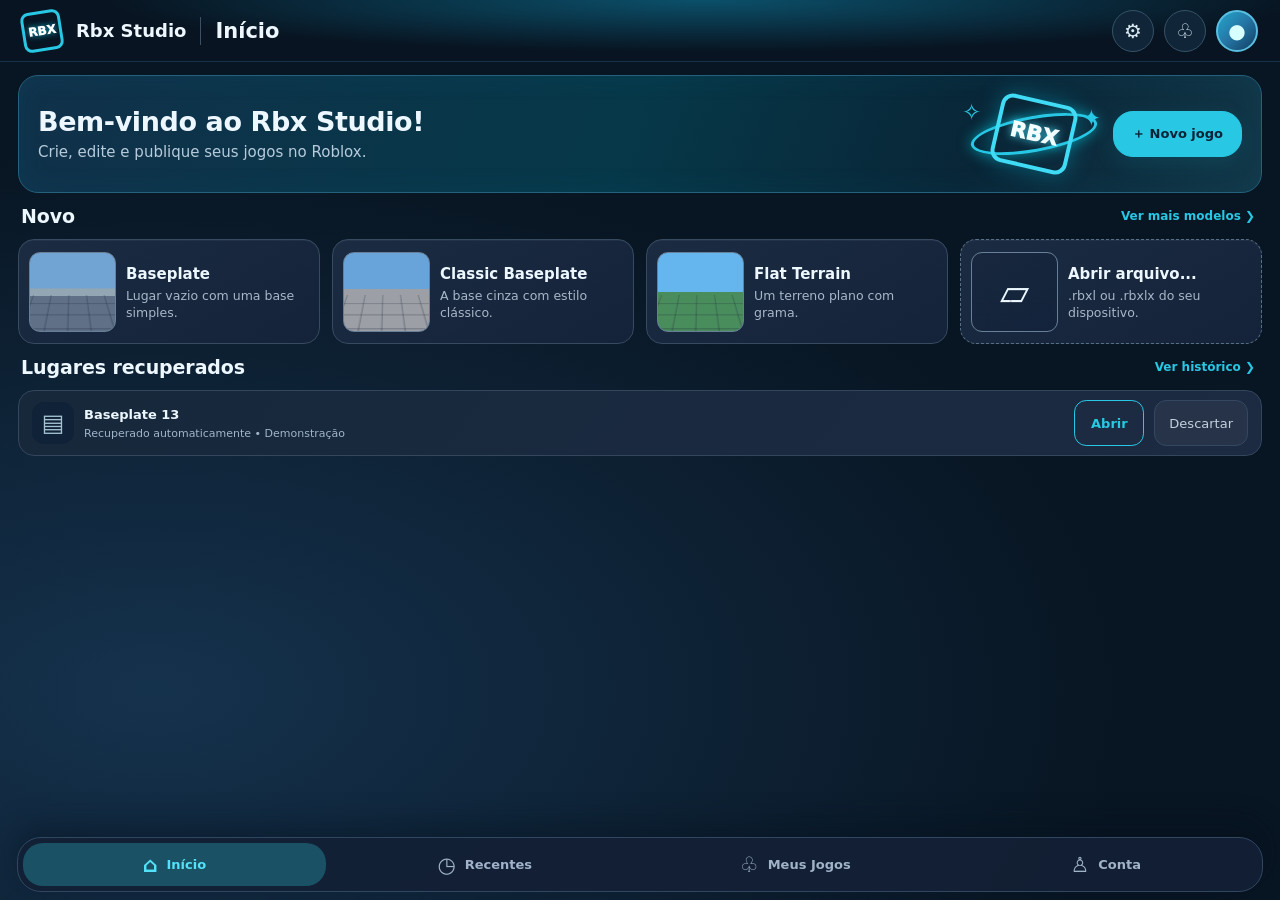
<file: preview/index.html>
<!doctype html>
<html lang="pt-BR">
<head>
<meta charset="utf-8"><meta name="viewport" content="width=device-width,initial-scale=1,viewport-fit=cover">
<meta name="theme-color" content="#0d1422">
<title>Rbx Studio — Protótipo HTML (não é o aplicativo real)</title>
<style>
:root{--bg:#0b1321;--surface:#152238;--raised:#1d3048;--ink:#edf7ff;--muted:#a0b3c8;--accent:#28c8e5;--accent-rgb:40,200,229;--radius:16px;--space:12px;--target:46px;--panel:41%;--bar:57px}
*{box-sizing:border-box}html,body{height:100%;margin:0}body{font-family:system-ui,-apple-system,"Segoe UI",sans-serif;background:var(--bg);color:var(--ink);font-size:13px;-webkit-tap-highlight-color:transparent;overflow:hidden}button,input,select{font:inherit}button{color:inherit;cursor:pointer;touch-action:manipulation}button:focus-visible,input:focus-visible{outline:2px solid var(--accent);outline-offset:2px}button:disabled{opacity:.42;cursor:not-allowed}button:hover:not(:disabled){border-color:rgba(var(--accent-rgb),.45)}.app{height:100dvh;display:flex;flex-direction:column;background:radial-gradient(ellipse at 70% 0%,#1d3451 0%,transparent 54%),var(--bg)}.top{height:var(--bar);flex:none;display:flex;align-items:center;gap:8px;padding:7px 12px;background:#111c2d;border-bottom:1px solid #30425a;z-index:8}.brand{font-weight:850;white-space:nowrap;letter-spacing:.1px;font-size:15px;display:flex;align-items:center;gap:8px}.brand-mark{display:grid;place-items:center;width:30px;height:30px;background:var(--accent);color:#102036;transform:rotate(-12deg);border-radius:8px;font-size:11px;font-weight:900}.spacer{flex:1}.btn{min-height:var(--target);border:1px solid #344961;background:#1c2b41;border-radius:calc(var(--radius)*.76);padding:7px 14px;display:inline-flex;gap:7px;align-items:center;justify-content:center;white-space:nowrap}.btn.small{padding:6px 10px}.btn.active,.btn.primary{background:rgba(var(--accent-rgb),.14);border-color:var(--accent);color:var(--ink)}.btn.primary{background:var(--accent);color:#092336;font-weight:800}.btn.icon{min-width:var(--target);padding:7px}.btn .symbol{font-size:17px}.top-name{color:var(--muted);font-size:12px;white-space:nowrap}.view{display:none;flex:1;min-height:0;position:relative}.view.active{display:flex}.home{flex-direction:column;overflow:auto;gap:13px;padding:15px 19px 73px;scrollbar-color:#405770 transparent}.hero{background:linear-gradient(125deg,#1b4657,#1e2c48 68%,#17273f);border:1px solid #345568;border-radius:calc(var(--radius) + 5px);padding:18px 19px;min-height:110px;display:flex;align-items:center;gap:18px}.hero h1{font-size:clamp(18px,2.5vw,26px);margin:0 0 7px}.hero p{color:#c4d4e3;margin:0}.orb{font-weight:900;font-size:34px;opacity:.75;text-shadow:0 0 32px var(--accent);margin-left:auto}.label-row{display:flex;justify-content:space-between;align-items:center;margin:0 3px}.label-row h2{font-size:16px;margin:0}.subtle{color:var(--muted)}.cards{display:flex;gap:var(--space);overflow-x:auto;padding:3px 1px 8px;scrollbar-color:#456078 transparent;flex:none}.tile{display:flex;align-items:center;gap:11px;background:var(--surface);border:1px solid #33465e;border-radius:var(--radius);min-width:230px;max-width:265px;flex:1;min-height:111px;text-align:left;padding:12px}.tile strong{display:block;margin:3px 0 5px}.tile small{color:var(--muted)}.thumb{width:92px;height:76px;flex:none;border-radius:11px;overflow:hidden;border:1px solid #688097;background:linear-gradient(#72a4d3 0 45%,#93a6b3 46% 55%,#5f7087 55%);position:relative}.thumb:after{content:"";position:absolute;inset:42% -28% -20%;background:repeating-linear-gradient(90deg,transparent 0 19px,rgba(20,30,50,.23) 20px 21px),repeating-linear-gradient(0deg,transparent 0 14px,rgba(20,30,50,.23) 15px 16px);transform:perspective(100px) rotateX(38deg)}.thumb.grass{background:linear-gradient(#65b6ef 0 50%,#4a8d5d 50%)}.thumb.classic{background:linear-gradient(#68a4da 0 46%,#9c9fa6 46%)}.thumb.file{display:grid;place-items:center;font-size:31px;background:#26394c}.recent{display:flex;gap:11px;align-items:center;padding:12px 15px;min-height:64px;background:var(--surface);border:1px solid #34465c;border-radius:var(--radius)}.bottomnav{position:absolute;left:16px;right:16px;bottom:10px;display:flex;justify-content:space-evenly;gap:8px;background:#111f32ed;border:1px solid #30445b;border-radius:18px;padding:6px;box-shadow:0 10px 26px #0004}.navitem{flex:1;border:0;border-radius:12px;background:transparent;color:var(--muted);min-height:43px}.navitem.active{color:var(--accent);background:#264458}.editor{overflow:hidden}.scene{position:absolute;inset:0;background:linear-gradient(180deg,#4c8ab7 0%,#9cbcd1 46%,#b7c4c9 49%,#657387 50%,#586a81 100%);isolation:isolate;overflow:hidden}.scene:before{content:"";position:absolute;left:-60%;right:-60%;bottom:-60%;height:112%;transform:perspective(260px) rotateX(67deg);transform-origin:top;background:repeating-linear-gradient(0deg,transparent 0 38px,#33455a7d 39px 40px),repeating-linear-gradient(90deg,transparent 0 38px,#33455a7d 39px 40px);opacity:.5}.cube{position:absolute;left:51%;top:52%;width:100px;height:71px;background:linear-gradient(115deg,#f2f4f5 0 62%,#a9b1b8 62%);clip-path:polygon(0 18%,76% 0,100% 24%,100% 85%,23% 100%,0 72%);box-shadow:12px 12px 30px #243d5990}.axis{position:absolute;right:13px;top:13px;width:71px;height:71px;border:2px solid #d4e3f0aa;border-radius:50%;display:grid;place-items:center;font-weight:750;background:#13273d39}.axis span{position:absolute}.axis .x{left:6px;color:#fb7777}.axis .y{top:0;color:#7bec92}.axis .z{right:6px;color:#82bcff}.scene-note{position:absolute;left:14px;top:12px;color:#173954;background:#d9edf0b8;padding:7px 12px;border-radius:11px;font-size:12px}.dock{position:absolute;left:50%;transform:translateX(-50%);bottom:13px;display:flex;align-items:center;gap:5px;padding:6px;border:1px solid #5c7898;background:#12243beb;border-radius:calc(var(--radius) + 1px);box-shadow:0 12px 22px #00152a66;z-index:2}.dock .btn{padding:8px 9px;font-size:12px;min-height:var(--target)}.editor-tabs{position:absolute;left:9px;right:9px;top:8px;display:flex;gap:6px;overflow-x:auto;padding:4px 5px;z-index:5;background:#102037e8;border:1px solid #3c5574;border-radius:var(--radius)}.editor-tabs .btn{min-height:40px}.editor-tabs+.toolstrip{top:62px}.toolstrip{position:absolute;left:10px;right:10px;top:12px;z-index:4;display:flex;gap:7px;align-items:center;overflow-x:auto;background:#16283ee8;border:1px solid #40566c;padding:6px;border-radius:var(--radius);scrollbar-width:thin}.toolstrip .btn{min-height:40px}.drawer{position:absolute;right:9px;top:9px;bottom:9px;width:var(--panel);min-width:255px;display:flex;flex-direction:column;background:#121e30f7;border:1px solid #45617a;border-radius:calc(var(--radius) + 2px);box-shadow:-15px 6px 32px #0b1b2a85;overflow:hidden;z-index:6}.drawer-head{display:flex;align-items:center;gap:5px;padding:8px;border-bottom:1px solid #344760;overflow-x:auto;flex:none}.drawer-head .btn{min-height:38px}.drawer h3{margin:0;font-size:14px}.drawer-content{padding:11px;overflow:auto;min-height:0;display:flex;flex-direction:column;gap:9px}.search{width:100%;color:var(--ink);padding:10px 13px;background:#25344b;border:1px solid #496078;outline:none;border-radius:12px;min-height:43px}.tree-row{width:100%;display:flex;align-items:center;gap:8px;text-align:left;border:1px solid transparent;background:transparent;padding:9px 10px;border-radius:10px;min-height:40px}.tree-row.selected{background:#20516b;border-color:var(--accent)}.tree-row.child{padding-left:27px}.preview-pill{border:1px solid #4b7894;background:#173249;border-radius:100px;padding:4px 10px;color:#bed8e9;font-size:11px}.property{display:flex;justify-content:space-between;align-items:center;gap:10px;background:#1b2b40;border:1px solid #33485e;border-radius:10px;padding:10px;min-height:42px}.property input{width:48%;min-width:100px;min-height:34px;background:#101e2e;border:1px solid #45627b;border-radius:9px;color:var(--ink);padding:6px}.menu-pop{position:absolute;left:11px;top:9px;z-index:7;width:min(330px,calc(100% - 22px));max-height:calc(100% - 18px);display:flex;flex-direction:column;background:#12243b;border:1px solid #56758b;box-shadow:0 16px 30px #00101aaa;border-radius:var(--radius);padding:8px;gap:3px}.menu-pop .menu-scroll{min-height:0;overflow:auto}.menu-row{width:100%;text-align:left;padding:11px 13px;border:0;border-radius:9px;background:transparent;min-height:42px}.menu-row:hover{background:#2a4561}.menu-header{display:flex;gap:4px;flex:none;overflow-x:auto;padding:5px}.menu-header .btn{min-height:40px}.muted{color:var(--muted)}.design{position:absolute;right:9px;top:9px;bottom:9px;width:min(390px,calc(100% - 18px));z-index:9;display:flex;flex-direction:column;background:#102033f9;border:1px solid #5b7e93;border-radius:var(--radius);box-shadow:0 0 0 100vw #07131b88;overflow:auto;padding:16px;gap:12px}.design h2{margin:0;font-size:18px}.control{display:flex;align-items:center;gap:9px;justify-content:space-between}.control label{flex:1}.control input[type=range]{width:45%}.control output{width:43px;text-align:right;color:var(--muted)}.swatches{display:flex;gap:9px}.swatch{height:34px;flex:1;border:2px solid #ebf6ff73;border-radius:9px}.toast{position:absolute;z-index:20;bottom:68px;left:50%;transform:translateX(-50%);background:#0e2438;color:#eaf5fb;border:1px solid var(--accent);border-radius:12px;padding:10px 16px;max-width:90%;text-align:center;pointer-events:none;opacity:0;transition:opacity .16s}.toast.show{opacity:1}.hidden{display:none!important}.hint{color:#a8c0cf;font-size:12px;line-height:1.4}.minibar{display:flex;gap:6px;flex-wrap:wrap}.list-section{display:flex;flex-direction:column;gap:6px}.list-section h4{margin:7px 0 0}.section-scroll{overflow-y:auto;min-height:0}.separator{height:1px;background:#394d61;margin:2px 0}.tag{display:inline-block;background:#204258;color:#91deea;border-radius:7px;padding:4px 6px;font-size:10px}@media(max-width:760px){.top{gap:5px;padding:6px}.brand-name,.top-name{display:none}.btn.small{padding:7px 9px}.drawer{width:min(90%,390px)}.hero{padding:12px}.orb{display:none}.home{padding:10px 10px 68px}.tile{min-width:205px}.top .btn .top-label{display:none}}@media(max-height:460px){:root{--bar:50px;--target:40px}.home{gap:8px;padding-top:8px}.hero{min-height:85px;padding:11px 14px}.tile{min-height:100px}.thumb{height:68px;width:77px}.editor-tabs{top:5px}.drawer{top:5px;bottom:5px}.dock{bottom:8px}.bottomnav{bottom:5px;padding:4px}}@media(prefers-reduced-motion:reduce){*{scroll-behavior:auto!important;transition:none!important}}

/* Home v2 — implemented UI with the layout proportions of the approved artwork. */
.home-appbar{flex:none;min-height:62px;padding:6px 22px;display:flex;align-items:center;gap:10px;background:radial-gradient(ellipse at 55% 0%,#0b506a 0,transparent 60%),#081421;border-bottom:1px solid #163149}
.home-logo{display:flex;align-items:center;gap:14px;white-space:nowrap}.home-logo strong{font-size:18px;font-weight:780}.logo-shape{width:40px;height:40px;display:grid;place-items:center;transform:rotate(-9deg);border:3px solid var(--accent);border-radius:8px;color:#fff;font-weight:950;font-size:12px;text-shadow:0 0 6px #13b6d4}.header-separator{height:28px;width:1px;background:#3d4f65}.page-title{font-size:21px;font-weight:780}.header-round,.avatar-round{display:grid;place-items:center;width:42px;height:42px;flex:none;border-radius:50%;border:1px solid #355267;background:#112538;color:#d9eaf3;font-size:20px}.avatar-round{background:linear-gradient(135deg,#24a6ce,#2575a4,#123d62);border:2px solid #58bfe0;color:#d7ffff}
.home{padding:0;gap:0;overflow:hidden;background:radial-gradient(ellipse at 12% 75%,#15324d 0%,transparent 62%),#081522;display:flex;flex-direction:column}
.home-scroll{flex:1;min-height:0;overflow-y:auto;overflow-x:hidden;padding:13px 18px 8px;display:flex;flex-direction:column;gap:12px;scrollbar-color:#365970 transparent;scrollbar-width:thin}
.home .hero{min-height:111px;flex:none;gap:12px;padding:16px 19px;background:linear-gradient(110deg,#10314a,#063849 49%,#092637 77%,#123748);border:1px solid #24617c;border-radius:calc(var(--radius) + 4px);box-shadow:inset 0 0 30px #078db014}
.hero-copy{flex:1;min-width:0}.hero-copy h1{font-size:clamp(18px,2.6vw,27px);letter-spacing:-.4px;margin:0 0 6px;line-height:1.15}.hero-copy p{font-size:clamp(11px,1.45vw,15px);color:#b6cbdb;line-height:1.3;margin:0}
.hero-art{width:135px;height:84px;flex:none;position:relative;display:grid;place-items:center}.hero-mark{font-size:21px;font-weight:950;border:4px solid #40dbf4;border-radius:12px;display:grid;place-items:center;width:78px;height:70px;transform:rotate(13deg);box-shadow:0 0 22px #00cdf157;color:#f2feff;text-shadow:0 0 8px #41cce6;z-index:2}.orbit{position:absolute;width:128px;height:36px;border:3px solid var(--accent);border-radius:50%;transform:rotate(-10deg);box-shadow:0 0 14px #00d3e794}.sparkle{position:absolute;color:var(--accent);font-size:23px}.sparkle.s1{left:-4px;top:7px}.sparkle.s2{right:0;top:13px}
.hero-new{min-width:125px;padding:12px 18px;border-radius:calc(var(--radius) + 4px);box-shadow:0 8px 22px #00c9e51a}
.home .label-row{margin:0 3px;flex:none;min-height:21px}.home .label-row h2{font-size:clamp(15px,1.8vw,19px);letter-spacing:-.1px}.textlink{background:transparent;color:var(--accent);border:0;padding:2px 4px;font-weight:650;font-size:12px;white-space:nowrap}
.home .cards{display:grid;grid-template-columns:repeat(4,minmax(0,1fr));gap:var(--space);padding:0;overflow:visible;flex:none}
.home .tile{width:100%;min-width:0;max-width:none;min-height:105px;border-radius:var(--radius);display:flex;align-items:center;gap:10px;padding:10px;background:linear-gradient(150deg,#1a2b42,#15233a);border:1px solid #364a60;box-shadow:inset 0 1px 0 #ffffff0b}
.home .tile:hover{background:#1e3550;border-color:#4f9cb7}.home .tile strong{font-size:clamp(11px,1.4vw,15px);line-height:1.2;overflow-wrap:anywhere}.home .tile small{font-size:clamp(10px,1.13vw,12.5px);line-height:1.3;display:-webkit-box;-webkit-box-orient:vertical;-webkit-line-clamp:3;overflow:hidden;color:#a8b8c9}.tile-copy{flex:1;min-width:0}
.home .thumb{width:clamp(50px,7vw,87px);height:80px;flex:none;border-radius:11px}
.home .thumb.file{font-size:38px;background:linear-gradient(145deg,#18273d,#12233b)}.home .file-tile{border-style:dashed;border-color:#587084}
.home .recent{flex:none;min-height:65px;background:linear-gradient(130deg,#17283b,#1c2a42);border-radius:var(--radius);gap:10px;padding:9px 13px}.recent-icon{width:42px;height:42px;border-radius:12px;display:grid;place-items:center;background:#102237;font-size:24px;color:#a5c2d1}.recent-text{min-width:0;display:grid;gap:5px}.recent-text strong{white-space:nowrap}.recent-text small{color:#9fb5c9;font-size:11px}.recent-open{color:var(--accent);border-color:var(--accent);font-weight:750;min-width:70px}.recent-discard{color:#c5d0de;background:#263349;min-width:90px}
.home .bottomnav{flex:none;position:relative;left:auto;right:auto;bottom:auto;margin:0 17px 8px;min-height:54px;padding:5px;display:flex;gap:8px;justify-content:space-between;border-radius:24px;background:#132035ee;border:1px solid #314760;box-shadow:0 -12px 30px #06101b66;z-index:2}.home .navitem{height:43px;min-height:43px;display:flex;align-items:center;justify-content:center;gap:9px;font-size:13px;font-weight:650}.home .navitem.active{border-radius:20px;background:#1b5165;color:#53e2f7}.navsymbol{font-size:21px;font-weight:550}
@media(max-width:950px){
 .home-appbar{min-height:53px;padding:5px 11px}.home-logo{gap:9px}.logo-shape{width:32px;height:32px;font-size:10px}.home-logo strong{font-size:15px}.header-separator{height:24px}.page-title{font-size:18px}.header-round,.avatar-round{height:35px;width:35px;font-size:16px}
 .home-scroll{padding:10px 12px 5px;gap:8px}
 .home .hero{min-height:84px;padding:10px 13px}.hero-art{width:100px;height:63px}.hero-mark{height:54px;width:61px;font-size:17px}.orbit{width:94px;height:27px}.sparkle{font-size:15px}
 .hero-new{padding:8px 11px;min-width:105px;font-size:12px}
 .home .cards{gap:8px}.home .tile{min-height:88px;gap:7px;padding:7px}.home .thumb{width:clamp(45px,6vw,65px);height:67px}.home .tile strong{font-size:11px}.home .tile small{font-size:10px;-webkit-line-clamp:2}
 .home .recent{min-height:56px}.home .bottomnav{min-height:47px;margin:0 11px 5px;padding:3px}.home .navitem{min-height:39px;height:39px;font-size:12px}
}
@media(max-width:650px){.home .cards{grid-template-columns:repeat(2,minmax(0,1fr))}.hero-art{display:none}.home .recent-discard{display:none}.home-logo strong{display:none}.home .navitem{font-size:11px;gap:3px}.home .navsymbol{font-size:15px}}
@media(max-height:360px){.home-appbar{min-height:45px}.home-scroll{gap:7px;padding:8px 11px 5px}.home .hero{min-height:72px}.hero-copy h1{font-size:17px}.hero-copy p{font-size:11px}.home .tile{min-height:82px}.home .thumb{height:58px}.home .bottomnav{min-height:43px}.home .navitem{height:36px;min-height:36px}}

.view:not(.active){display:none!important}
</style>
</head>
<body>
<div class="app" id="app">
<header class="top hidden" id="editorHeader">
<div class="brand"><span class="brand-mark">RBX</span><span class="brand-name">Rbx Studio</span></div>
<span class="top-name" id="contextTitle">Prévia interativa</span>
<div class="spacer"></div>
<button class="btn small" id="homeBtn">⌂ <span class="top-label">Início</span></button>
<button class="btn small" id="menuBtn">☰ <span class="top-label">Menu</span></button>
<button class="btn small" id="toolsBtn">⚒ <span class="top-label">Ferramentas</span></button>
<button class="btn small" id="panelsBtn">▤ <span class="top-label">Painéis</span></button>
<button class="btn small" id="designBtn" title="Ajustar simulação HTML (não representa o APK)">⚙ <span class="top-label">Visual</span></button>
<button class="btn small" id="saveBtn">▣ <span class="top-label">Salvar</span></button>
<button class="btn primary small" id="playBtn">▶ Play</button>
</header>
<header class="home-appbar" id="homeHeader">
 <div class="home-logo"><span class="logo-shape">RBX</span><strong>Rbx Studio</strong><span class="header-separator"></span><span class="page-title">Início</span></div>
 <div class="spacer"></div>
 <button class="header-round" id="homeVisual" aria-label="Ajustar visual" title="Personalizar visual">⚙</button>
 <button class="header-round" id="notificationBtn" aria-label="Notificações">♧</button>
 <button class="avatar-round" id="accountBtn" title="Conta">●</button>
</header>
<main class="view home active" id="homeView">
<div class="home-scroll">
<section class="hero">
  <div class="hero-copy"><h1>Bem-vindo ao Rbx Studio!</h1><p>Crie, edite e publique seus jogos no Roblox.</p></div>
  <div class="hero-art" aria-hidden="true"><span class="orbit"></span><span class="hero-mark">RBX</span><span class="sparkle s1">✧</span><span class="sparkle s2">✦</span></div>
  <button class="btn primary hero-new" id="newBtn">＋ Novo jogo</button>
</section>
<div class="label-row"><h2>Novo</h2><button class="textlink" id="moreTemplates">Ver mais modelos ❯</button></div>
<div class="cards" id="templateCards">
  <button class="tile" data-template="Baseplate"><span class="thumb"></span><span class="tile-copy"><strong>Baseplate</strong><small>Lugar vazio com uma base simples.</small></span></button>
  <button class="tile" data-template="Classic Baseplate"><span class="thumb classic"></span><span class="tile-copy"><strong>Classic Baseplate</strong><small>A base cinza com estilo clássico.</small></span></button>
  <button class="tile" data-template="Flat Terrain"><span class="thumb grass"></span><span class="tile-copy"><strong>Flat Terrain</strong><small>Um terreno plano com grama.</small></span></button>
  <button class="tile file-tile" data-template="Abrir arquivo"><span class="thumb file">▱</span><span class="tile-copy"><strong>Abrir arquivo...</strong><small>.rbxl ou .rbxlx do seu dispositivo.</small></span></button>
</div>
<div class="label-row"><h2>Lugares recuperados</h2><button class="textlink" id="historyBtn">Ver histórico ❯</button></div>
<div class="recent"><span class="recent-icon">▤</span><span class="recent-text"><strong>Baseplate 13</strong><small>Recuperado automaticamente • Demonstração</small></span><span class="spacer"></span><button class="btn recent-open" id="openRecent">Abrir</button><button class="btn recent-discard" id="discardRecent">Descartar</button></div>
</div>
<nav class="bottomnav" aria-label="Navegação inicial">
<button class="navitem active" data-home-tab="Início"><span class="navsymbol">⌂</span> Início</button>
<button class="navitem" data-home-tab="Recentes"><span class="navsymbol">◷</span> Recentes</button>
<button class="navitem" data-home-tab="Meus jogos"><span class="navsymbol">♧</span> Meus Jogos</button>
<button class="navitem" data-home-tab="Conta"><span class="navsymbol">♙</span> Conta</button>
</nav>
</main>
<main class="view editor" id="editorView">
<div class="scene"><div class="cube"></div><div class="axis"><span class="x">X</span><span class="y">Y</span><span class="z">Z</span>◉</div><div class="scene-note">Cena ilustrativa • ferramentas visuais</div></div>
<div id="toolsStrip" class="editor-tabs hidden" aria-label="Abas de ferramentas"></div>
<div id="toolItems" class="toolstrip hidden"></div>
<div class="dock" id="quickDock">
<button class="btn active" data-tool="Selecionar">⌖ <span class="top-label">Selecionar</span></button>
<button class="btn" data-tool="Mover">✥ <span class="top-label">Mover</span></button>
<button class="btn" data-tool="Girar">↻ <span class="top-label">Girar</span></button>
<button class="btn" data-tool="Escalar">⤢ <span class="top-label">Escalar</span></button>
</div>
<div id="drawer" class="drawer hidden"><div class="drawer-head"><span id="drawerTitle" style="font-weight:800;white-space:nowrap">Explorer</span><span class="spacer"></span><button class="btn icon" id="swapPanel" title="Trocar painel">▤</button><button class="btn icon" id="closePanel" aria-label="Fechar painel">×</button></div><div id="drawerBody" class="drawer-content"></div></div>
<div id="menuPopup" class="menu-pop hidden"><div class="menu-header" id="menuHeader"></div><div class="menu-scroll" id="menuItems"></div></div>
</main>
<section id="designPanel" class="design hidden" aria-label="Ajustes da prévia">
<div class="control"><h2>Personalizar visual</h2><button class="btn icon" id="closeDesign">×</button></div>
<div class="hint">As mudanças aparecem imediatamente nesta prévia. Nada é alterado no motor GPUI do Studio.</div>
<strong>Cor de destaque</strong><div class="swatches"><button class="swatch" style="background:#28c8e5" data-color="#28c8e5" aria-label="Ciano"></button><button class="swatch" style="background:#6c9fff" data-color="#6c9fff" aria-label="Azul"></button><button class="swatch" style="background:#9e8bff" data-color="#9e8bff" aria-label="Roxo"></button><button class="swatch" style="background:#47d4b6" data-color="#47d4b6" aria-label="Verde água"></button></div>
<div class="control"><label for="radius">Arredondamento</label><input id="radius" type="range" min="6" max="26" step="1" value="16"><output id="radiusOut">16 px</output></div>
<div class="control"><label for="spacing">Espaçamento</label><input id="spacing" type="range" min="6" max="20" step="1" value="12"><output id="spacingOut">12 px</output></div>
<div class="control"><label for="touch">Botões (altura)</label><input id="touch" type="range" min="38" max="58" step="2" value="46"><output id="touchOut">46 px</output></div>
<div class="control"><label for="panelSize">Largura do painel</label><input id="panelSize" type="range" min="31" max="67" step="1" value="41"><output id="panelSizeOut">41%</output></div>
<div class="minibar"><button class="btn primary" id="exportBtn">⇩ Exportar escolhas</button><button class="btn" id="resetBtn">Restaurar</button></div>
<div class="hint">Exportar gera um JSON com as escolhas para implementar depois no código Android. Os ajustes também são guardados localmente neste navegador.</div>
</section>
<div class="toast" id="toast" role="status" aria-live="polite"></div>
</div>
<script>
(()=>{"use strict";
const $=id=>document.getElementById(id);
const tabs=["Home","Avatar","UI","Script","Model","Test","Plugins"];
const panels=["Explorer","Properties","Toolbox","Output","Viewport","Argon","Wally","Script Analysis","Watch","Call Stack","Terrain Editor","Collaborators","Plugin Widgets","Input Actions","Security Audit","Playtests","Tests","Layers","Loren","Avatar Settings","Localization"];
const menus={
File:["New","Open…","Close Place","Open Game…","Save to File","Save to File As…","Export as glTF…","Export as Project…","Export Clean Copy…","Find in Game…","Sync Shared…","Save All","Publish All…","Save to Roblox","Publish to Roblox","Link to Roblox Place…","Version History…","Merge Place…","Game Settings…","Data Stores…","Open Auto Saves","Studio Settings…","Customize Shortcuts…","Beta Features…","Script Templates…","Diagnóstico do motor…"],
Edit:["Undo","Redo","Cut","Copy","Paste","Paste Into","Paste at Original Location","Paste into at Original Location","Duplicate","Delete"],
Model:["Insert Part","Insert Folder","Insert Script","Insert LocalScript","Insert ModuleScript","Insert ModuleScript (Class)","Insert Object…","Insert Mesh…","Insert Rig…","Import 3D Model…","Import Image…","Mark as Shared","Unmark Shared","Group","Ungroup"],
View:["Explorer","Toolbox","Properties","Output","Viewport","Command Bar","Top View","Front View","Right View","Style Editor","Collaborators","Input Actions","Security Audit","Playtests","Layers","Loren","Avatar Settings","Reduce Motion","Large Click Targets","Reset Layout","Quick Open…","Command Palette…"]};
const tools={
Home:["Part","Folder","Script","Inserir objeto","Terrain Editor","Explorer","Properties","Toolbox"],
Avatar:["Inserir Rig","Avatar Settings","Animation"],
UI:["ScreenGui","Frame","TextLabel","TextButton","ImageLabel","UI Editor"],
Script:["Novo Script","LocalScript","ModuleScript","Editor de código"],
Model:["Insert Mesh","Import 3D Model","Group","Ungroup","Mover","Girar"],
Test:["Play","Parar","Configurar Play","Play local","Viewport"],
Plugins:["Plugin Widgets","Argon","Wally","Gerenciar plugins"]};
const state={view:"home",tool:"Selecionar",ribbon:false,panel:null,tab:"Home",menu:null,submenu:"File",selected:"Part",expanded:true,homeTab:"Início",config:{accent:"#28c8e5",radius:16,spacing:12,touch:46,panelSize:41}};
const cfg=state.config;
const showToast=message=>{const t=$("toast");t.textContent=message;t.classList.add("show");clearTimeout(showToast.timer);showToast.timer=setTimeout(()=>t.classList.remove("show"),2400)};
function button(label,click,klass="btn"){const x=document.createElement("button");x.className=klass;x.textContent=label;x.addEventListener("click",click);return x}
function setView(v){state.view=v;$("homeHeader").classList.toggle("hidden",v!=="home");$("editorHeader").classList.toggle("hidden",v!=="editor");$("homeView").classList.toggle("active",v==="home");$("editorView").classList.toggle("active",v==="editor");$("contextTitle").textContent=v==="home"?"Início":"Editor • demonstração";state.menu=null;render(); }
function render(){
$("menuPopup").classList.toggle("hidden",!state.menu || state.view!=="editor");
$("drawer").classList.toggle("hidden",!state.panel || state.view!=="editor");
$("toolsStrip").classList.toggle("hidden",!state.ribbon || state.view!=="editor");
$("toolItems").classList.toggle("hidden",!state.ribbon || state.view!=="editor");
$("menuBtn").classList.toggle("active",!!state.menu);
$("toolsBtn").classList.toggle("active",state.ribbon);
$("panelsBtn").classList.toggle("active",!!state.panel);
document.querySelectorAll("[data-tool]").forEach(b=>b.classList.toggle("active",b.dataset.tool===state.tool));
if(state.menu)renderMenu();if(state.ribbon)renderRibbon();if(state.panel)renderPanel();}
function renderMenu(){
$("menuHeader").replaceChildren(...Object.keys(menus).map(name=>button(name,()=>{state.submenu=name;renderMenu()},"btn small"+(state.submenu===name?" active":""))));
$("menuItems").replaceChildren(...menus[state.submenu].map(name=>button(name,()=>action(name),"menu-row")));
}
function renderRibbon(){
$("toolsStrip").replaceChildren(...tabs.map(name=>button(name,()=>{state.tab=name;renderRibbon()},"btn small"+(state.tab===name?" active":""))));
$("toolItems").replaceChildren(...tools[state.tab].map(name=>button(name,()=>panels.includes(name)?openPanel(name):action(name),"btn small")));
}
function action(name){
if(panels.includes(name)){openPanel(name);return}
if(name==="Play" || name==="Parar" || name==="Save to File" || name==="New"||name==="Open…"){showToast(name+": demonstração — nenhum projeto será alterado");return}
showToast(name+": comando representado visualmente (não executado)");
}
function openPanel(name){setView("editor");state.panel=name;state.menu=null;render()}
function renderPanel(){
$("drawerTitle").textContent=state.panel;const body=$("drawerBody");body.replaceChildren();
if(state.panel==="Explorer"){
const input=document.createElement("input");input.className="search";input.placeholder="Buscar no Explorer";input.setAttribute("aria-label","Buscar no Explorer");body.append(input);
const items=[["Workspace",false],["Baseplate",true],["SpawnLocation",true],["Part",true],["Lighting",false],["ReplicatedStorage",false],["StarterGui",false],["StarterPack",false],["Players",false]];
const list=document.createElement("div");list.className="list-section";body.append(list);
function update(){const filter=input.value.toLowerCase();list.replaceChildren(...items.filter(([n,child])=>(!child||state.expanded)&&n.toLowerCase().includes(filter)).map(([n,child])=>button((!child?(n==="Workspace"?(state.expanded?"⌄ ":"› "):"◆ "):"◻ ")+n,()=>{if(n==="Workspace")state.expanded=!state.expanded;else state.selected=n;renderPanel()},"tree-row"+(child?" child":"")+(state.selected===n?" selected":""))))}
input.addEventListener("input",update);update();body.append(button("＋ Inserir objeto",()=>action("Inserir objeto"),"btn primary"));
}else if(state.panel==="Properties"){
const h=document.createElement("div");h.className="preview-pill";h.textContent="Selecionado: "+state.selected;body.append(h);
for(const [key,val] of [["Name",state.selected],["Anchored","true"],["Transparency","0"],["Color","#e5eff8"],["Material","Plastic"],["Size","4, 1, 2"]]){
const row=document.createElement("label");row.className="property";const span=document.createElement("span");span.textContent=key;const input=document.createElement("input");input.value=val;input.addEventListener("change",()=>showToast(key+": alteração demonstrativa"));row.append(span,input);body.append(row)}}
else if(state.panel==="Toolbox"){
const input=document.createElement("input");input.className="search";input.placeholder="Buscar modelos";body.append(input);
const bar=document.createElement("div");bar.className="minibar";["Modelos","Imagens","Criações","Recentes"].forEach(n=>bar.append(button(n,()=>showToast(n+": coleção de exemplo"),"btn small")));body.append(bar);
const info=document.createElement("div");info.className="hint";info.textContent="Catálogo não conectado na prévia. As miniaturas e os resultados reais continuam no aplicativo Android.";body.append(info);
body.append(button("＋ Adicionar modelo de teste",()=>showToast("Inserção apenas demonstrativa"),"btn primary"))}
else if(state.panel==="Output"){body.append(document.createTextNode("Saída de exemplo: nenhuma execução foi iniciada."))}
else{const info=document.createElement("div");info.className="hint";info.textContent="Área "+state.panel+" identificada no código original. Esta primeira prévia testa a navegação e o estilo do contêiner; os controles internos ainda serão mapeados.";body.append(info)}
}
function applyConfig(){
const c=state.config;document.documentElement.style.setProperty("--accent",c.accent);
const rgb=[1,3,5].map(i=>parseInt(c.accent.slice(i,i+2),16)).join(",");
document.documentElement.style.setProperty("--accent-rgb",rgb);
document.documentElement.style.setProperty("--radius",c.radius+"px");
document.documentElement.style.setProperty("--space",c.spacing+"px");
document.documentElement.style.setProperty("--target",c.touch+"px");
document.documentElement.style.setProperty("--panel",c.panelSize+"%");
for(const [id,value,suffix] of [["radius",c.radius," px"],["spacing",c.spacing," px"],["touch",c.touch," px"],["panelSize",c.panelSize,"%"]]){$(id).value=value;$(id+"Out").textContent=value+suffix}
try{localStorage.setItem("rbxstudio-preview-v1",JSON.stringify(c))}catch(_){}
}
try{const old=JSON.parse(localStorage.getItem("rbxstudio-preview-v1")||"{}");for(const k of Object.keys(cfg))if(old[k]!==undefined)cfg[k]=old[k]}catch(_){}
$("homeBtn").onclick=()=>setView("home");
$("menuBtn").onclick=()=>{const wasOpen=!!state.menu;setView("editor");state.menu=wasOpen?null:"main";state.ribbon=false;render()};
$("toolsBtn").onclick=()=>{setView("editor");state.ribbon=!state.ribbon;state.menu=null;render()};
$("panelsBtn").onclick=()=>{setView("editor");state.menu=null;state.panel=state.panel?null:"Explorer";render()};
$("saveBtn").onclick=()=>action("Salvar");
$("playBtn").onclick=()=>{setView("editor");action("Play")};
$("designBtn").onclick=()=>{$("designPanel").classList.toggle("hidden")};
$("closeDesign").onclick=()=>{$("designPanel").classList.add("hidden")};
$("closePanel").onclick=()=>{state.panel=null;render()};
$("swapPanel").onclick=()=>{state.panel=state.panel==="Explorer"?"Properties":state.panel==="Properties"?"Toolbox":"Explorer";render()};
$("homeVisual").onclick=()=>{$("designPanel").classList.toggle("hidden")};
$("notificationBtn").onclick=()=>showToast("Notificações: demonstração visual");
$("accountBtn").onclick=()=>showToast("Conta: demonstração visual");
$("moreTemplates").onclick=()=>showToast("Modelos adicionais: ainda não implementados na prévia");
$("historyBtn").onclick=()=>showToast("Histórico: demonstração visual");
$("discardRecent").onclick=()=>showToast("Descartar: nenhuma alteração em arquivos reais");
$("newBtn").onclick=()=>setView("editor");
$("openRecent").onclick=()=>setView("editor");
document.querySelectorAll("[data-template]").forEach(b=>b.addEventListener("click",()=>{setView("editor");showToast(b.dataset.template+": cena de demonstração")}));
document.querySelectorAll("[data-home-tab]").forEach(b=>b.addEventListener("click",()=>{document.querySelectorAll("[data-home-tab]").forEach(x=>x.classList.toggle("active",x===b));state.homeTab=b.dataset.homeTab;showToast(b.dataset.homeTab+": navegação demonstrativa")}));
document.querySelectorAll("[data-tool]").forEach(b=>b.addEventListener("click",()=>{state.tool=b.dataset.tool;render()}));
document.querySelectorAll("[data-color]").forEach(b=>b.addEventListener("click",()=>{cfg.accent=b.dataset.color;applyConfig()}));
for(const [id,key] of [["radius","radius"],["spacing","spacing"],["touch","touch"],["panelSize","panelSize"]])$(id).addEventListener("input",e=>{cfg[key]=Number(e.target.value);applyConfig()});
$("resetBtn").onclick=()=>{Object.assign(cfg,{accent:"#28c8e5",radius:16,spacing:12,touch:46,panelSize:41});applyConfig();showToast("Configuração restaurada")};
$("exportBtn").onclick=()=>{const data={project:"Rbxstudio",kind:"UI visual preview only",version:1,settings:cfg};const blob=new Blob([JSON.stringify(data,null,2)],{type:"application/json"});const url=URL.createObjectURL(blob);const link=document.createElement("a");link.href=url;link.download="rbxstudio-design.json";document.body.append(link);link.click();link.remove();setTimeout(()=>URL.revokeObjectURL(url),1200);showToast("Preferências exportadas")};
document.addEventListener("keydown",e=>{if(e.key==="Escape"){$("designPanel").classList.add("hidden");state.menu=null;state.panel=null;render()}});
applyConfig();render();
})();
</script>
</body></html>
</file>
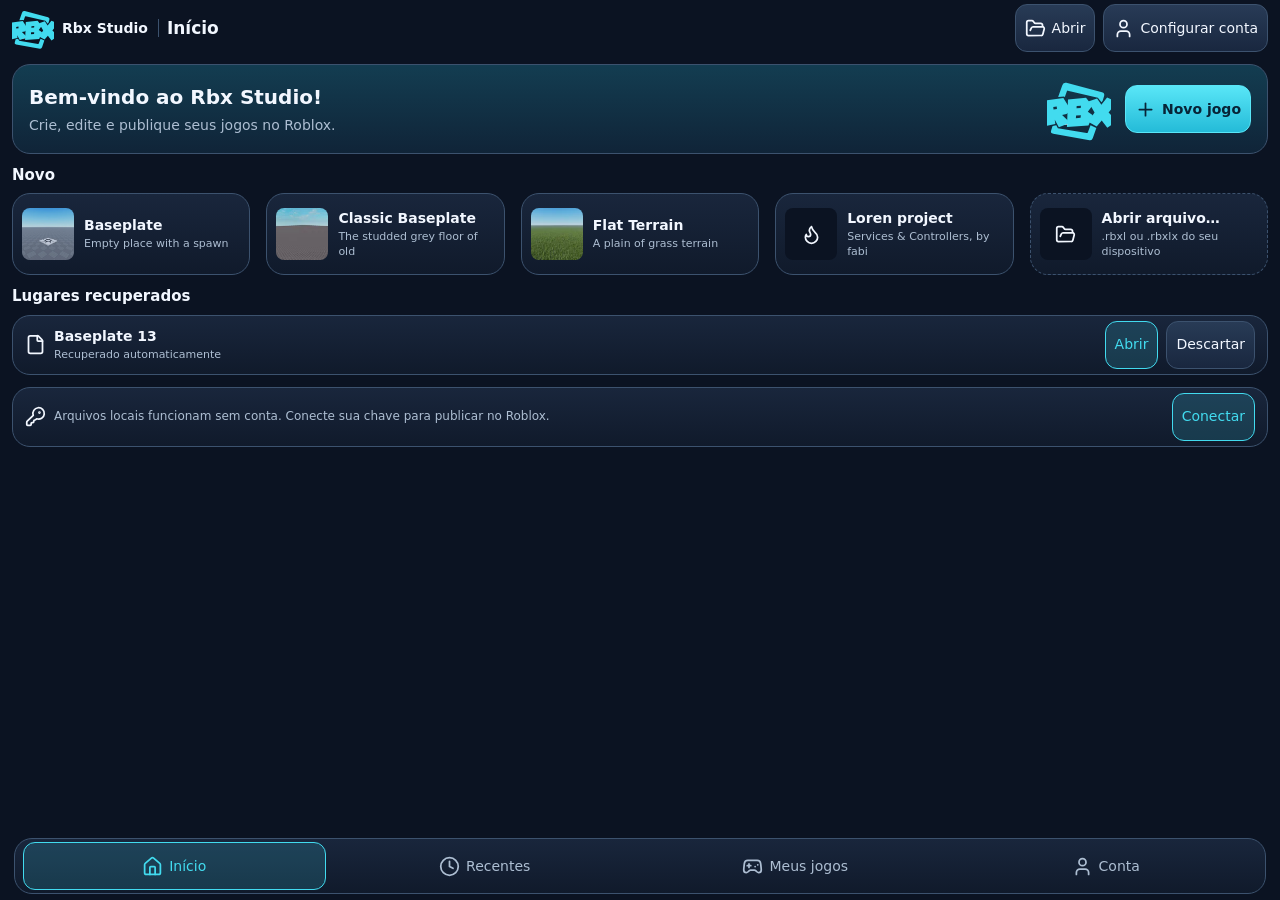
<file: preview/lote-01.html>
<!doctype html>
<html lang="pt-BR"><meta charset="utf-8">
<meta name="viewport" content="width=device-width,initial-scale=1,viewport-fit=cover">
<title>Rbx Studio · revisão 1</title>
<style>html,body{margin:0;background:#0b1322}#rbx-mobile-review{--frame-height:100dvh}</style>
<!-- UI sample. Source icon notices:
ISC License

Copyright (c) 2026 Lucide Icons and Contributors

Permission to use, copy, modify, and/or distribute this software for any
purpose with or without fee is hereby granted, provided that the above
copyright notice and this permission notice appear in all copies.

THE SOFTWARE IS PROVIDED "AS IS" AND THE AUTHOR DISCLAIMS ALL WARRANTIES
WITH REGARD TO THIS SOFTWARE INCLUDING ALL IMPLIED WARRANTIES OF
MERCHANTABILITY AND FITNESS. IN NO EVENT SHALL THE AUTHOR BE LIABLE FOR
ANY SPECIAL, DIRECT, INDIRECT, OR CONSEQUENTIAL DAMAGES OR ANY DAMAGES
WHATSOEVER RESULTING FROM LOSS OF USE, DATA OR PROFITS, WHETHER IN AN
ACTION OF CONTRACT, NEGLIGENCE OR OTHER TORTIOUS ACTION, ARISING OUT OF
OR IN CONNECTION WITH THE USE OR PERFORMANCE OF THIS SOFTWARE.

---

The following Lucide icons are derived from the Feather project:

airplay, alert-circle, alert-octagon, alert-triangle, aperture, arrow-down-circle, arrow-down-left, arrow-down-right, arrow-down, arrow-left-circle, arrow-left, arrow-right-circle, arrow-right, arrow-up-circle, arrow-up-left, arrow-up-right, arrow-up, at-sign, calendar, cast, check, chevron-down, chevron-left, chevron-right, chevron-up, chevrons-down, chevrons-left, chevrons-right, chevrons-up, circle, clipboard, clock, code, columns, command, compass, corner-down-left, corner-down-right, corner-left-down, corner-left-up, corner-right-down, corner-right-up, corner-up-left, corner-up-right, crosshair, database, divide-circle, divide-square, dollar-sign, download, external-link, feather, frown, hash, headphones, help-circle, info, italic, key, layout, life-buoy, link-2, link, loader, lock, log-in, log-out, maximize, meh, minimize, minimize-2, minus-circle, minus-square, minus, monitor, moon, more-horizontal, more-vertical, move, music, navigation-2, navigation, octagon, pause-circle, percent, plus-circle, plus-square, plus, power, radio, rss, search, server, share, shopping-bag, sidebar, smartphone, smile, square, table-2, tablet, target, terminal, trash-2, trash, triangle, tv, type, upload, x-circle, x-octagon, x-square, x, zoom-in, zoom-out

The MIT License (MIT) (for the icons listed above)

Copyright (c) 2013-present Cole Bemis

Permission is hereby granted, free of charge, to any person obtaining a copy
of this software and associated documentation files (the "Software"), to deal
in the Software without restriction, including without limitation the rights
to use, copy, modify, merge, publish, distribute, sublicense, and/or sell
copies of the Software, and to permit persons to whom the Software is
furnished to do so, subject to the following conditions:

The above copyright notice and this permission notice shall be included in all
copies or substantial portions of the Software.

THE SOFTWARE IS PROVIDED "AS IS", WITHOUT WARRANTY OF ANY KIND, EXPRESS OR
IMPLIED, INCLUDING BUT NOT LIMITED TO THE WARRANTIES OF MERCHANTABILITY,
FITNESS FOR A PARTICULAR PURPOSE AND NONINFRINGEMENT. IN NO EVENT SHALL THE
AUTHORS OR COPYRIGHT HOLDERS BE LIABLE FOR ANY CLAIM, DAMAGES OR OTHER
LIABILITY, WHETHER IN AN ACTION OF CONTRACT, TORT OR OTHERWISE, ARISING FROM,
OUT OF OR IN CONNECTION WITH THE SOFTWARE OR THE USE OR OTHER DEALINGS IN THE
SOFTWARE.

-->
<style>
#rbx-mobile-review { --rbx-background: #0B1322;
--rbx-surface-top: #19263C;
--rbx-surface-bottom: #101A2B;
--rbx-control-top: #283B56;
--rbx-control-bottom: #19273F;
--rbx-border: #3C526E;
--rbx-field: #142338;
--rbx-accent: #42DBEF;
--rbx-ink: #F2F7FF;
--rbx-muted: #ADBED2;
--rbx-hero-top: #133D51;
--rbx-hero-bottom: #102438;
--rbx-primary-top: #59E6F7;
--rbx-primary-bottom: #24BBD8;
--rbx-primary-ink: #082437;
--rbx-control-radius: 12px;
--rbx-surface-radius: 18px;
--rbx-row-radius: 10px;
--rbx-viewport-radius: 16px;
--rbx-wash: color-mix(in srgb, var(--rbx-accent) 16%, transparent);
--icon-align-horizontal-justify-center: url([data-uri]);
--icon-anchor: url([data-uri]);
--icon-app-window: url([data-uri]);
--icon-axis-3d: url([data-uri]);
--icon-box: url([data-uri]);
--icon-bug: url([data-uri]);
--icon-check: url([data-uri]);
--icon-chevron-down: url([data-uri]);
--icon-chevron-right: url([data-uri]);
--icon-circle: url([data-uri]);
--icon-clipboard-paste: url([data-uri]);
--icon-clock: url([data-uri]);
--icon-cloud-sun: url([data-uri]);
--icon-cloud-upload: url([data-uri]);
--icon-code: url([data-uri]);
--icon-contrast: url([data-uri]);
--icon-copy: url([data-uri]);
--icon-copy-plus: url([data-uri]);
--icon-crosshair: url([data-uri]);
--icon-cylinder: url([data-uri]);
--icon-database: url([data-uri]);
--icon-droplet: url([data-uri]);
--icon-ellipsis: url([data-uri]);
--icon-eye: url([data-uri]);
--icon-file: url([data-uri]);
--icon-file-axis-3d: url([data-uri]);
--icon-file-box: url([data-uri]);
--icon-file-code: url([data-uri]);
--icon-film: url([data-uri]);
--icon-flame: url([data-uri]);
--icon-folder-open: url([data-uri]);
--icon-frame: url([data-uri]);
--icon-gamepad-2: url([data-uri]);
--icon-globe: url([data-uri]);
--icon-group: url([data-uri]);
--icon-house: url([data-uri]);
--icon-import: url([data-uri]);
--icon-key-round: url([data-uri]);
--icon-layers: url([data-uri]);
--icon-list-tree: url([data-uri]);
--icon-locate-fixed: url([data-uri]);
--icon-lock: url([data-uri]);
--icon-magnet: url([data-uri]);
--icon-maximize-2: url([data-uri]);
--icon-megaphone: url([data-uri]);
--icon-menu: url([data-uri]);
--icon-minimize-2: url([data-uri]);
--icon-moon: url([data-uri]);
--icon-mountain: url([data-uri]);
--icon-mouse-pointer-2: url([data-uri]);
--icon-move-3d: url([data-uri]);
--icon-package: url([data-uri]);
--icon-package-open: url([data-uri]);
--icon-panels-top-left: url([data-uri]);
--icon-pause: url([data-uri]);
--icon-pencil: url([data-uri]);
--icon-person-standing: url([data-uri]);
--icon-play: url([data-uri]);
--icon-plus: url([data-uri]);
--icon-presentation: url([data-uri]);
--icon-redo-2: url([data-uri]);
--icon-replace: url([data-uri]);
--icon-rotate-3d: url([data-uri]);
--icon-rotate-ccw: url([data-uri]);
--icon-rotate-cw: url([data-uri]);
--icon-save: url([data-uri]);
--icon-scaling: url([data-uri]);
--icon-scan-face: url([data-uri]);
--icon-scissors: url([data-uri]);
--icon-search: url([data-uri]);
--icon-settings: url([data-uri]);
--icon-shield-check: url([data-uri]);
--icon-sliders-horizontal: url([data-uri]);
--icon-smartphone: url([data-uri]);
--icon-sparkle: url([data-uri]);
--icon-spotlight: url([data-uri]);
--icon-square: url([data-uri]);
--icon-square-play: url([data-uri]);
--icon-sun: url([data-uri]);
--icon-trash: url([data-uri]);
--icon-triangle: url([data-uri]);
--icon-triangle-right: url([data-uri]);
--icon-type: url([data-uri]);
--icon-undo-2: url([data-uri]);
--icon-ungroup: url([data-uri]);
--icon-user: url([data-uri]);
--icon-users: url([data-uri]);
--icon-wifi: url([data-uri]);
--icon-wrench: url([data-uri]);
--icon-x: url([data-uri]);
--rbx-logo: url([data-uri]); }
#rbx-mobile-review, #rbx-mobile-review * { box-sizing: border-box; }
#rbx-mobile-review [hidden] { display: none !important; }
#rbx-mobile-review { container-type: inline-size; }
#rbx-mobile-review .app {
  position: relative; isolation: isolate; overflow: hidden;
  width: 100%; height: var(--frame-height, clamp(394px, 48cqw, 540px));
  display: flex; flex-direction: column;
  background: var(--rbx-background); color: var(--rbx-ink);
  font: 14px/1.35 Inter, Roboto, system-ui, sans-serif;
  -webkit-tap-highlight-color: transparent; color-scheme: dark;
}
#rbx-mobile-review :is(button, input) { font: inherit; }
#rbx-mobile-review button { touch-action: manipulation; color: inherit; }
#rbx-mobile-review button:not(:disabled) { cursor: pointer; }
#rbx-mobile-review button:disabled { cursor: default; color: var(--rbx-muted); opacity: .52; }
#rbx-mobile-review :is(button, input):focus-visible {
  outline: 2px solid var(--rbx-accent); outline-offset: -3px;
}
#rbx-mobile-review .spacer { flex: 1 1 auto; }
#rbx-mobile-review .surface {
  border: 1px solid var(--rbx-border);
  background: linear-gradient(var(--rbx-surface-top), var(--rbx-surface-bottom));
  border-radius: var(--rbx-surface-radius);
}
#rbx-mobile-review .control {
  min-width: 48px; min-height: 48px; flex: 0 0 auto;
  display: inline-flex; align-items: center; justify-content: center;
  gap: 6px; padding: 0 9px; white-space: nowrap;
  border: 1px solid var(--rbx-border); border-radius: var(--rbx-control-radius);
  background: linear-gradient(var(--rbx-control-top), var(--rbx-control-bottom));
  transition: color 120ms ease, border-color 120ms ease, background-color 120ms ease;
}
#rbx-mobile-review .control.icon-only { width: 48px; padding: 0; }
#rbx-mobile-review .control.flat { background: transparent; border-color: transparent; }
#rbx-mobile-review .control:active:not(:disabled) { filter: brightness(1.15); }
#rbx-mobile-review .control:is([aria-pressed="true"], [aria-expanded="true"], .selected) {
  background: var(--rbx-wash); border-color: var(--rbx-accent); color: var(--rbx-accent);
}
#rbx-mobile-review .control.primary {
  background: linear-gradient(var(--rbx-primary-top), var(--rbx-primary-bottom));
  border-color: var(--rbx-primary-top); color: var(--rbx-primary-ink); font-weight: 650;
}
#rbx-mobile-review .glyph {
  width: 21px; height: 21px; display: inline-block; flex: none;
  background: currentColor; mask: var(--glyph) center / contain no-repeat;
}
#rbx-mobile-review .class-glyph {
  width: 20px; height: 20px; flex: 0 0 20px; object-fit: contain;
}
#rbx-mobile-review .home-screen, #rbx-mobile-review .editor-screen {
  display: flex; flex-direction: column; flex: 1; min-height: 0;
}
#rbx-mobile-review .home-top, #rbx-mobile-review .editor-top {
  flex: none; display: flex; align-items: center; gap: 6px; height: 52px;
  padding: 0 6px; background: var(--rbx-background); position: relative; z-index: 6;
}
#rbx-mobile-review .home-top { height: 56px; padding: 0 12px; gap: 8px; }
#rbx-mobile-review .mark {
  flex: none; width: 42px; height: 42px; display: block;
  background: var(--rbx-logo) center / contain no-repeat;
}
#rbx-mobile-review .home-top h1 { font-size: 17px; margin: 0; white-space: nowrap; }
#rbx-mobile-review .studio-name {
  border-right: 1px solid var(--rbx-border); padding-inline: 0 10px; white-space: nowrap;
}
#rbx-mobile-review .home-body { padding: 8px 12px 16px; overflow-y: auto; flex: 1; min-height: 0; }
#rbx-mobile-review .home-body h2 { font-size: 15px; margin: 11px 0 8px; font-weight: 650; }
#rbx-mobile-review .home-body p, #rbx-mobile-review small { margin: 0; color: var(--rbx-muted); }
#rbx-mobile-review .hero {
  display: flex; align-items: center; min-height: 82px; gap: 14px; padding: 12px 16px;
  background: linear-gradient(var(--rbx-hero-top), var(--rbx-hero-bottom));
}
#rbx-mobile-review .hero-copy { flex: 1 1 auto; }
#rbx-mobile-review .hero h2 { font-size: 20px; margin: 0 0 5px; }
#rbx-mobile-review .hero .mark { width: 64px; height: 64px; }
#rbx-mobile-review .project-grid {
  display: grid; grid-template-columns: repeat(var(--columns, 4), minmax(0, 1fr)); gap: 16px;
}
#rbx-mobile-review .project-tile {
  display: flex; align-items: center; text-align: start; gap: 10px; padding: 9px;
  min-width: 0; min-height: 82px; overflow-wrap: anywhere;
}
#rbx-mobile-review .file-tile { border-style: dashed; }
#rbx-mobile-review .thumbnail {
  width: 52px; height: 52px; flex: 0 0 52px; object-fit: cover; border-radius: 8px;
}
#rbx-mobile-review .thumbnail.placeholder {
  display: grid; place-items: center; background: var(--rbx-background);
}
#rbx-mobile-review .project-label { display: flex; flex-direction: column; gap: 2px; }
#rbx-mobile-review .project-label small { font-size: 11px; }
#rbx-mobile-review .recovery, #rbx-mobile-review .key-hint {
  min-height: 60px; display: flex; align-items: center; gap: 8px; padding: 5px 12px;
}
#rbx-mobile-review .recovery .project-label { flex: 1; min-width: 0; }
#rbx-mobile-review .key-hint { margin-top: 12px; }
#rbx-mobile-review .key-hint p { flex: 1; font-size: 12px; }
#rbx-mobile-review .home-nav {
  height: 56px; flex: none; display: flex; align-items: center; gap: 8px;
  margin: 6px 14px; padding: 0 8px; overflow-x: auto; scrollbar-width: none;
}
#rbx-mobile-review .home-nav .control { flex: 1; color: var(--rbx-muted); }
#rbx-mobile-review .home-nav .control[aria-pressed="true"] { color: var(--rbx-accent); }
#rbx-mobile-review .main-actions, #rbx-mobile-review .transform-wide {
  display: flex; flex: 1; min-width: 0; align-items: center; gap: 4px;
  overflow-x: auto; scrollbar-width: none;
}
#rbx-mobile-review .transform-wide { flex: none; }
#rbx-mobile-review .tool-divider { height: 25px; width: 1px; margin: 0 2px; background: var(--rbx-border); flex: none; }
#rbx-mobile-review .transform-compact { display: none; }
#rbx-mobile-review .workspace { display: flex; position: relative; flex: 1; min-height: 0; padding: 4px; gap: 6px; overflow: hidden; }
#rbx-mobile-review .scene {
  position: relative; display: block; flex: 1; min-width: 0; margin: 0;
  overflow: hidden; border-radius: var(--rbx-viewport-radius);
  background: linear-gradient(#2993ec, #c8e4f3 48%, #687b9b 49%, #4f6588);
}
#rbx-mobile-review .scene-image { width: 100%; height: 100%; object-fit: cover; display: block; }
#rbx-mobile-review .drawer {
  display: flex; flex-direction: column; overflow: hidden; flex: none;
  width: var(--drawer-width, 36%); z-index: 2;
  box-shadow: 0 3px 15px #0003;
}
#rbx-mobile-review .drawer[data-expanded="true"] { position: absolute; inset: 4px; width: auto; }
#rbx-mobile-review .drawer[data-bottom="true"] {
  position: absolute; inset: auto 4px 4px; width: auto; height: min(150px, 65%);
}
#rbx-mobile-review .drawer-grip { flex: 0 0 16px; display: grid; place-items: center; touch-action: none; cursor: ew-resize; }
#rbx-mobile-review .drawer-grip::after { content: ""; width: 30px; height: 3px; border-radius: 99px; background: var(--rbx-border); }
#rbx-mobile-review .drawer-header { display: flex; align-items: center; border-bottom: 1px solid var(--rbx-border); flex: none; }
#rbx-mobile-review .drawer-tabs { min-width: 0; flex: 1; display: flex; align-items: center; overflow-x: auto; scrollbar-width: none; }
#rbx-mobile-review .drawer-actions { display: flex; flex: none; padding: 0 5px; }
#rbx-mobile-review #rbx-drawer-body { display: flex; flex-direction: column; flex: 1; min-height: 0; }
#rbx-mobile-review .explorer-body { display: flex; flex-direction: column; flex: 1; min-height: 0; padding: 5px; gap: 3px; }
#rbx-mobile-review .explorer-filter { display: flex; flex: none; gap: 4px; }
#rbx-mobile-review .explorer-filter input {
  height: 48px; min-width: 0; flex: 1; border: 1px solid var(--rbx-border);
  border-radius: var(--rbx-control-radius); background: var(--rbx-field);
  color: var(--rbx-ink); padding: 0 9px; font-size: 16px;
}
#rbx-mobile-review .tree {
  flex: 1; min-height: 0; overflow: auto; overscroll-behavior: contain;
  border: 1px solid var(--rbx-border); border-radius: var(--rbx-control-radius);
  background: var(--rbx-field); padding: 2px;
}
#rbx-mobile-review .tree-line {
  display: flex; align-items: stretch; padding-inline-start: min(calc(var(--depth, 0) * 10px), 60px);
  min-height: 48px; border: 1px solid transparent; border-radius: var(--rbx-row-radius);
}
#rbx-mobile-review .tree-line.selected { border-color: var(--rbx-accent); background: var(--rbx-wash); }
#rbx-mobile-review .tree-arrow { width: 48px; flex: 0 0 48px; }
#rbx-mobile-review .tree-node, #rbx-mobile-review .tree-arrow {
  border: 0; background: transparent; display: flex; align-items: center; justify-content: center;
}
#rbx-mobile-review .tree-node { justify-content: flex-start; flex: 1; min-width: 0; gap: 6px; padding: 0 6px 0 0; }
#rbx-mobile-review .tree-node .label { overflow: hidden; text-overflow: ellipsis; text-align: start; white-space: nowrap; }
#rbx-mobile-review .tree-node:active { background: var(--rbx-wash); }
#rbx-mobile-review .explorer-actions { display: flex; flex: none; overflow-x: auto; gap: 4px; scrollbar-width: none; }
#rbx-mobile-review .shade, #rbx-mobile-review .dialog-shade { position: absolute; inset: 0; background: #02081364; z-index: 3; }
#rbx-mobile-review .sheet {
  position: absolute; top: 6px; left: 6px; right: 6px; z-index: 4;
  max-height: calc(100% - 12px); overflow: auto; overscroll-behavior: contain; padding: 3px;
}
#rbx-mobile-review .menu-titles, #rbx-mobile-review .tool-tabs, #rbx-mobile-review .document-strip {
  display: flex; align-items: center; padding: 3px 6px; gap: 4px; overflow-x: auto; scrollbar-width: none;
}
#rbx-mobile-review .tool-tabs { border: 1px solid var(--rbx-border); border-radius: var(--rbx-surface-radius); }
#rbx-mobile-review .tool-items { padding: 8px; display: flex; flex-direction: column; gap: 8px; max-height: 192px; overflow: auto; }
#rbx-mobile-review .tool-group { display: flex; flex-wrap: wrap; gap: 8px; }
#rbx-mobile-review .tile-action { flex-direction: column; gap: 4px; height: 72px; min-width: 88px; }
#rbx-mobile-review .popup {
  position: absolute; z-index: 5; width: min(var(--popup-width, 240px), calc(100% - 16px));
  max-height: calc(100% - var(--popup-top, 6px) - 8px); top: var(--popup-top, 6px);
  left: var(--popup-left, 8px); padding: 4px; overflow: auto;
  overscroll-behavior: contain; box-shadow: 0 8px 22px #0005;
}
#rbx-mobile-review .menu-row {
  width: 100%; min-height: 48px; border: 0; border-radius: var(--rbx-row-radius); background: transparent;
  display: flex; align-items: center; gap: 8px; padding: 4px 10px; text-align: start;
}
#rbx-mobile-review .menu-row:is(:hover, :focus-visible):not(:disabled) { background: #ffffff0d; }
#rbx-mobile-review .menu-row[aria-checked="true"] { color: var(--rbx-accent); background: var(--rbx-wash); }
#rbx-mobile-review .menu-row .label { flex: 1; }
#rbx-mobile-review .divider { height: 1px; margin: 3px 0; background: var(--rbx-border); opacity: .7; }
#rbx-mobile-review .drawer-notice { color: var(--rbx-muted); margin: 10px; }
#rbx-mobile-review .dialog-shade { z-index: 10; display: grid; place-items: center; padding: 12px; }
#rbx-mobile-review .dialog { width: min(100%, 460px); padding: 15px; }
#rbx-mobile-review .dialog h2 { margin: 0 0 7px; font-size: 16px; }
#rbx-mobile-review .dialog p { margin: 0; color: var(--rbx-muted); }
#rbx-mobile-review .dialog-actions { display: flex; flex-wrap: wrap; justify-content: flex-end; gap: 5px; margin-top: 12px; }
#rbx-mobile-review .toast {
  position: absolute; z-index: 11; pointer-events: none; bottom: 12px; left: 50%; transform: translateX(-50%);
  max-width: calc(100% - 30px); padding: 8px 13px; border-radius: 12px;
  border: 1px solid var(--rbx-border); background: var(--rbx-surface-bottom);
  color: var(--rbx-ink); opacity: 0; transition: opacity 120ms ease;
}
#rbx-mobile-review .toast.visible { opacity: 1; }
@container (width < 720px) {
  #rbx-mobile-review .editor-top [data-compact] .label { display: none; }
}
@container (width < 700px) {
  #rbx-mobile-review .transform-wide, #rbx-mobile-review [data-action="expand-panel"] { display: none; }
  #rbx-mobile-review .transform-compact { display: inline-flex; }
  #rbx-mobile-review .drawer { position: absolute; inset: 4px; width: auto; }
}
@container (width < 620px) {
  #rbx-mobile-review .home-top [data-compact] .label, #rbx-mobile-review .studio-name { display: none; }
  #rbx-mobile-review .hero .mark { display: none; }
}
@container (width < 500px) {
  #rbx-mobile-review .hero { flex-wrap: wrap; }
  #rbx-mobile-review .hero-copy { flex-basis: 100%; }
}
@container (width < 380px) {
  #rbx-mobile-review .home-nav .label { display: none; }
}
@media (prefers-reduced-motion: reduce) {
  #rbx-mobile-review * { transition: none !important; }
}
</style>
<section id="rbx-mobile-review">
  <main class="app" data-page="home">
    <div class="home-screen">
      <header class="home-top">
        <span class="mark" aria-hidden="true"></span>
        <strong class="studio-name">Rbx Studio</strong>
        <h1 id="rbx-page-title">Início</h1>
        <span class="spacer"></span>
        <button class="control" data-action="open-file" data-icon="folder-open" data-compact aria-label="Abrir">Abrir</button>
        <button class="control" data-action="account" data-icon="user" data-compact aria-label="Configurar conta">Configurar conta</button>
      </header>
      <div class="home-body" id="rbx-home-body"></div>
      <nav class="home-nav surface" aria-label="Navegação inicial">
        <button class="control flat" data-action="home-tab:home" data-icon="house" aria-pressed="true">Início</button>
        <button class="control flat" data-action="home-tab:recent" data-icon="clock" aria-pressed="false">Recentes</button>
        <button class="control flat" data-action="home-tab:games" data-icon="gamepad-2" aria-pressed="false">Meus jogos</button>
        <button class="control flat" data-action="account" data-icon="user">Conta</button>
      </nav>
    </div>
    <div class="editor-screen" hidden>
      <header class="editor-top">
        <nav class="main-actions" aria-label="Comandos do editor">
          <button class="control" data-action="menu" data-icon="menu" data-compact aria-expanded="false">Menu</button>
          <button class="control" data-action="tools" data-icon="wrench" data-compact aria-expanded="false">Ferramentas</button>
          <button class="control" data-action="panels" data-icon="panels-top-left" data-compact aria-expanded="false">Painéis</button>
          <span class="tool-divider" aria-hidden="true"></span>
          <div class="transform-wide" aria-label="Ferramentas 3D"></div>
          <button class="control icon-only transform-compact" data-action="active-tool" data-icon="mouse-pointer-2" aria-label="Ferramenta ativa"></button>
          <button class="control icon-only" data-action="transform-options" data-icon="ellipsis" aria-label="Opções de transformação"></button>
        </nav>
        <button class="control fixed-action" data-action="save" data-icon="save" data-compact>Salvar</button>
        <button class="control primary fixed-action" data-action="play" data-icon="play" data-compact>Play</button>
      </header>
      <div class="workspace">
        <figure class="scene" aria-label="Prévia da Baseplate">
          <img class="scene-image" alt="" draggable="false">
        </figure>
        <aside class="drawer surface" id="rbx-drawer" aria-label="Painel do editor" hidden>
          <div class="drawer-grip" role="separator" aria-label="Redimensionar painel" aria-orientation="vertical"></div>
          <div class="drawer-header">
            <div class="drawer-tabs"></div>
            <button class="control icon-only" data-action="expand-panel" data-icon="maximize-2" aria-label="Ampliar painel"></button>
            <button class="control icon-only" data-action="close-panel" data-icon="x" aria-label="Fechar painel"></button>
          </div>
          <div id="rbx-drawer-body"></div>
        </aside>
        <div class="shade" id="rbx-shade" hidden></div>
        <div class="sheet surface" id="rbx-sheet" hidden></div>
        <div class="popup surface" id="rbx-popup" hidden></div>
      </div>
    </div>
    <div class="dialog-shade" id="rbx-dialog-shade" hidden>
      <div class="dialog surface" role="dialog" aria-modal="true" aria-labelledby="rbx-dialog-title">
        <h2 id="rbx-dialog-title"></h2>
        <p id="rbx-dialog-message"></p>
        <div class="dialog-actions"></div>
      </div>
    </div>
    <output class="toast" id="rbx-status" role="status"></output>
  </main>

<script type="application/json">{"menus": {"File": ["New", "Open…", "Close Place", "Open Game…", null, "Save to File", "Save to File As…", "Export as glTF…", "Export as Project…", "Export Clean Copy…", null, "Find in Game…", "Sync Shared…", "Save All", "Publish All…", null, "Save to Roblox", "Publish to Roblox", "Link to Roblox Place…", "Version History…", "Merge Place…", "Game Settings…", "Data Stores…", null, "Open Auto Saves", null, "Studio Settings…", "Customize Shortcuts…", "Beta Features…", "Script Templates…", "Diagnóstico do motor…"], "Edit": ["Undo", "Redo", null, "Cut", "Copy", "Paste", "Paste Into", "Paste at Original Location", "Paste into at Original Location", "Duplicate", null, "Delete"], "Model": ["Insert Part", "Insert Folder", null, "Insert Script", "Insert LocalScript", "Insert ModuleScript", "Insert ModuleScript (Class)", null, "Insert Object…", "Insert Mesh…", "Insert Rig…", "Import 3D Model…", "Import Image…", null, "Mark as Shared", "Unmark Shared", null, "Group", "Ungroup"], "View": ["Explorer", "Toolbox", "Properties", "Output", "Viewport", "Command Bar", null, "Top View", "Front View", "Right View", null, "Style Editor", "Collaborators", "Input Actions", "Security Audit", "Playtests", "Layers", "Loren", "Avatar Settings", null, "Reduce Motion", "Large Click Targets", null, "Reset Layout", "Quick Open…", "Command Palette…"]}, "panels": ["Explorer", "Properties", "Toolbox", "Output", "Viewport", "Argon", "Wally", "Script Analysis", "Watch", "Call Stack", "Terrain Editor", "Collaborators", "Plugin Widgets", "Input Actions", "Security Audit", "Playtests", "Tests", "Layers", "Loren", "Avatar Settings", "Localization"], "tabs": ["Home", "Avatar", "UI", "Script", "Model", "Test", "Plugins"], "tools": {"Home": [[["Part", "box", "Part"], ["Script", "file-code", "Script"], ["UI", "app-window", "UI"], ["Toolbox", "package", "Toolbox"]], [["Terrain Editor", "mountain", "Terrain Editor"]], [["Game Settings", "settings", "Game Settings"], ["Data Stores", "database", "Data Stores"]]], "Avatar": [[["Settings", "person-standing", null]], [["Rig Builder", "users", null], ["Animation", "film", null], ["Accessory", "package", null], ["Avatar Setup", "settings", null]], [["Check Item", "shield-check", null], ["Upload Item", "cloud-upload", null], ["Face Preview", "scan-face", null]]], "UI": [[["UI", "app-window", "UI"]], [["Anchor", "anchor", null, true], ["Align", "align-horizontal-justify-center", null, true], ["Auto Scale", "scaling", null, true]]], "Script": [[["Find", "search", null, true], ["Replace", "type", null, true], ["Format", "code", null, true], ["Analysis", "bug", "Script Analysis"]]], "Model": [[["Group", "group", null, true], ["Ungroup", "ungroup", null, true], ["Material", "layers", null, true], ["Color", "droplet", null, true], ["Lock", "lock", null, true], ["Anchor", "anchor", null, true]], [["Edit Pivot", "locate-fixed", null, true], ["Snap", "magnet", null], ["Reset", "rotate-ccw", null, true]], [["Sun", "sun", null], ["Moon", "moon", null], ["Sky", "cloud-sun", null], ["Face", "spotlight", null], ["Shadow", "contrast", null], ["Glint", "sparkle", null]], [["Import", "import", "Import"]]], "Test": [[["Play", "play", "Play"], ["Configurar Play", "settings", null], ["Run", "square-play", null, true], ["Pause", "pause", null, true], ["Stop", "square", null, true], ["Invite", "users", null, true], ["Client", "globe", null, true], ["Network", "wifi", null], ["Device", "smartphone", null], ["Team Test", "users", null, true], ["Controller", "gamepad-2", null], ["Play local", "square-play", null]], [["Settings", "settings", null], ["Show UI", "eye", null]]], "Plugins": [[["Manage", "settings", null], ["Folder", "folder-open", null], ["Reload", "rotate-ccw", null]]]}, "inserts": {"Import": [["Model", null, "Model"], ["Mesh", null, "Mesh"], ["Image", null, "Image"]], "Part": [["Block", "box", "Part"], ["Sphere", "circle", "Part"], ["Wedge", "triangle", "WedgePart"], ["Corner Wedge", "triangle-right", "CornerWedgePart"], ["Cylinder", "cylinder", "Part"]], "Script": [["Script", "file-code", "Script"], ["Local Script", "file-code", "LocalScript"], ["Module Script", "package", "ModuleScript"], ["ModuleScript (Class)", "package", "ModuleScript"]], "UI": [["ScreenGui", "app-window", "ScreenGui"], ["SurfaceGui", "frame", "SurfaceGui"], ["AdGui", "megaphone", false], ["BillboardGui", "presentation", "BillboardGui"]]}, "templates": [["Baseplate", "Empty place with a spawn"], ["Classic Baseplate", "The studded grey floor of old"], ["Flat Terrain", "A plain of grass terrain"]], "explorerRows": [["cut", "scissors", "Cut"], ["copy", "copy", "Copy"], ["duplicate", "copy-plus", "Duplicate"], ["paste-into", "clipboard-paste", "Paste Into"], ["paste-into-original", "clipboard-paste", "Paste into at Original Location"], ["rename", "pencil", "Rename"], ["insert", "plus", "Insert Object…"], ["change-class", "replace", "Change Class…"], ["freeze-rotation", "rotate-3d", "Freeze Rotation"], ["play-animation", "play", "Play Animation"], ["group", "package", "Group as Model"], ["ungroup", "package-open", "Ungroup"], ["move-to-layer", "layers", "Move to Active Layer"], ["remove-from-layer", "layers", "Remove from Layer"], ["pin-note", "pencil", "Pin Note"], ["delete", "trash", "Delete"], ["save-to-file", "save", "Save to File…"], ["export-obj", "file-axis-3d", "Export Selection…"], ["export-gltf", "file-box", "Export as glTF…"]], "classIcons": {"Workspace": "[data-uri]", "Terrain": "[data-uri]", "Camera": "[data-uri]", "Part": "[data-uri]", "SpawnLocation": "[data-uri]", "Players": "[data-uri]", "Lighting": "[data-uri]", "ReplicatedFirst": "[data-uri]", "ReplicatedStorage": "[data-uri]", "ServerScriptService": "[data-uri]", "ServerStorage": "[data-uri]", "StarterGui": "[data-uri]", "StarterPack": "[data-uri]", "StarterPlayer": "[data-uri]", "Teams": "[data-uri]", "SoundService": "[data-uri]", "TextChatService": "[data-uri]", "LocalizationService": "[data-uri]", "TestService": "[data-uri]", "Folder": "[data-uri]", "Model": "[data-uri]", "Script": "[data-uri]", "LocalScript": "[data-uri]", "ModuleScript": "[data-uri]", "WedgePart": "[data-uri]", "CornerWedgePart": "[data-uri]", "ScreenGui": "[data-uri]", "SurfaceGui": "[data-uri]", "BillboardGui": "[data-uri]", "MeshPart": "[data-uri]"}, "lightClassIcons": {"Workspace": "[data-uri]", "Terrain": "[data-uri]", "Camera": "[data-uri]", "Part": "[data-uri]", "SpawnLocation": "[data-uri]", "Players": "[data-uri]", "Lighting": "[data-uri]", "ReplicatedFirst": "[data-uri]", "ReplicatedStorage": "[data-uri]", "ServerScriptService": "[data-uri]", "ServerStorage": "[data-uri]", "StarterGui": "[data-uri]", "StarterPack": "[data-uri]", "StarterPlayer": "[data-uri]", "Teams": "[data-uri]", "SoundService": "[data-uri]", "TextChatService": "[data-uri]", "LocalizationService": "[data-uri]", "TestService": "[data-uri]", "Folder": "[data-uri]", "Model": "[data-uri]", "Script": "[data-uri]", "LocalScript": "[data-uri]", "ModuleScript": "[data-uri]", "WedgePart": "[data-uri]", "CornerWedgePart": "[data-uri]", "ScreenGui": "[data-uri]", "SurfaceGui": "[data-uri]", "BillboardGui": "[data-uri]", "MeshPart": "[data-uri]"}, "images": ["[data-uri]", "[data-uri]", "[data-uri]"], "motion": {"openMs": 180, "closeMs": 140, "sheetShift": 8.0, "drawerShift": 14.0}}</script>
<script>
(() => {
  "use strict";
  const root = document.getElementById("rbx-mobile-review");
  const app = root.querySelector(".app");
  const data = JSON.parse(root.querySelector("script[type='application/json']").textContent);
  const byId = name => root.querySelector("#rbx-" + name);
  const homeBody = byId("home-body");
  const drawer = byId("drawer");
  const drawerBody = byId("drawer-body");
  const sheet = byId("sheet");
  const popup = byId("popup");
  const shade = byId("shade");
  const dialogShade = byId("dialog-shade");
  const homeScreen = root.querySelector(".home-screen");
  const editorScreen = root.querySelector(".editor-screen");
  const workspace = root.querySelector(".workspace");
  const animations = new WeakMap();
  const reduced = matchMedia("(prefers-reduced-motion: reduce)");
  const tools = data.tools;
  const panelNames = data.panels;
  const transforms = [
    ["Selecionar", "mouse-pointer-2", "select"],
    ["Mover", "move-3d", "move"],
    ["Girar", "rotate-3d", "rotate"],
    ["Escala", "scaling", "scale"],
  ];
  const state = {
    page: "home", homeTab: "home", project: "Baseplate", recovered: true, recent: [],
    sheet: null, popup: null, tab: "Home", panel: null, expanded: false, width: 0,
    tool: "select", selection: null, query: "", queryMode: false, allServices: false,
    lightIcons: false, commandBar: false, reduced: false, clipboard: null, undo: [], redo: [],
    expandedNodes: new Set(["Workspace"]), nodes: [], saved: false, localAxes: false, stick: false,
  };
  let toastTimer;
  let nextId = 0;
  let dialogReturn = null;
  let popupTrigger = null;
  const id = () => "node-" + (++nextId);

  function element(tag, className = "", text = "") {
    const node = document.createElement(tag);
    node.className = className;
    if (text) node.textContent = text;
    return node;
  }

  function glyph(name) {
    const icon = element("span", "glyph");
    icon.setAttribute("aria-hidden", "true");
    icon.style.setProperty("--glyph", "var(--icon-" + name + ")");
    return icon;
  }

  function button(label, action, icon, className = "control", options = {}) {
    const node = element("button", className);
    node.type = "button";
    node.dataset.action = action;
    node.setAttribute("aria-label", label);
    if (icon) node.append(glyph(icon));
    if (!options.iconOnly) node.append(element("span", "label", label));
    if (options.pressed !== undefined) node.setAttribute("aria-pressed", String(options.pressed));
    if (options.checked !== undefined) {
      node.setAttribute("role", "menuitemcheckbox");
      node.setAttribute("aria-checked", String(options.checked));
      if (options.checked) node.append(glyph("check"));
    }
    if (options.disabled) node.disabled = true;
    return node;
  }

  function hydrateButtons() {
    for (const node of root.querySelectorAll("button[data-icon]")) {
      const text = node.textContent.trim();
      node.type = "button";
      if (!node.hasAttribute("aria-label") && text) node.setAttribute("aria-label", text);
      node.replaceChildren(glyph(node.dataset.icon), ...(text ? [element("span", "label", text)] : []));
    }
  }

  function announce(message) {
    const toast = byId("status");
    clearTimeout(toastTimer);
    toast.textContent = message;
    toast.classList.add("visible");
    toastTimer = setTimeout(() => toast.classList.remove("visible"), 2400);
  }

  function motion(node, show, axis = "y", shift = -data.motion.sheetShift) {
    if ((!show && node.hidden) || (show && !node.hidden && !node.inert)) return;
    const previous = animations.get(node);
    const from = node.hidden
      ? { opacity: "0", transform: axis === "x" ? "translateX(" + shift + "px)" : "translateY(" + shift + "px)" }
      : { opacity: getComputedStyle(node).opacity, transform: getComputedStyle(node).transform };
    previous?.cancel();
    node.hidden = false;
    node.inert = !show;
    if (reduced.matches || state.reduced) {
      node.hidden = !show;
      return;
    }
    const end = axis === "x" ? "translateX(" + shift + "px)" : "translateY(" + shift + "px)";
    const animation = node.animate(
      [from, { opacity: show ? 1 : 0, transform: show ? "none" : end }],
      { duration: show ? data.motion.openMs : data.motion.closeMs, easing: "cubic-bezier(.333,1,.667,1)", fill: "both" },
    );
    animations.set(node, animation);
    animation.onfinish = () => {
      if (animations.get(node) !== animation) return;
      node.hidden = !show;
      animations.delete(node);
      animation.cancel();
    };
  }

  function animatePage(node) {
    if (reduced.matches || state.reduced) return;
    node.animate([{ opacity: 0, transform: "translateY(8px)" }, { opacity: 1, transform: "none" }],
      { duration: data.motion.openMs, easing: "cubic-bezier(.333,1,.667,1)" });
  }

  function homeCard(label, description, action, icon, image) {
    const card = button(label, action, null, "project-tile surface" + (action === "open-file" ? " file-tile" : ""));
    const thumb = image ? element("img", "thumbnail") : element("span", "thumbnail placeholder");
    if (image) {
      thumb.alt = "";
      thumb.src = image;
    } else {
      thumb.append(glyph(icon));
    }
    const copy = element("span", "project-label");
    copy.append(element("strong", "", label), element("small", "", description));
    card.replaceChildren(thumb, copy);
    return card;
  }

  function renderHome() {
    const title = { home: "Início", recent: "Recentes", games: "Meus jogos" }[state.homeTab];
    byId("page-title").textContent = title;
    for (const tab of root.querySelectorAll("[data-action^='home-tab:']")) {
      tab.setAttribute("aria-pressed", String(tab.dataset.action === "home-tab:" + state.homeTab));
    }
    homeBody.replaceChildren();
    homeBody.scrollTop = 0;
    if (state.homeTab === "home") {
      const hero = element("div", "hero surface");
      const copy = element("div", "hero-copy");
      const mark = element("span", "mark");
      mark.setAttribute("aria-hidden", "true");
      copy.append(element("h2", "", "Bem-vindo ao Rbx Studio!"), element("p", "", "Crie, edite e publique seus jogos no Roblox."));
      hero.append(copy, mark, button("Novo jogo", "new:Baseplate", "plus", "control primary"));
      const projects = element("div", "project-grid");
      for (const [index, template] of data.templates.entries()) {
        projects.append(homeCard(template[0], template[1], "new:" + template[0], null, data.images[index]));
      }
      projects.append(
        homeCard("Loren project", "Services & Controllers, by fabi", "new:Loren project", "flame"),
        homeCard("Abrir arquivo…", ".rbxl ou .rbxlx do seu dispositivo", "open-file", "folder-open"),
      );
      homeBody.append(hero, element("h2", "", "Novo"), projects);
      sizeLayout();
      if (state.recovered) {
        const recovery = element("div", "surface recovery");
        const label = element("span", "project-label");
        label.append(element("strong", "", "Baseplate 13"), element("small", "", "Recuperado automaticamente"));
        recovery.append(glyph("file"), label, button("Abrir", "recover", null, "control selected"), button("Descartar", "discard"));
        homeBody.append(element("h2", "", "Lugares recuperados"), recovery);
      }
    }
    if (state.homeTab === "recent" || (state.homeTab === "home" && state.recent.length)) {
      homeBody.append(element("h2", "", "Recentes"));
      if (state.recent.length) {
        for (const name of state.recent) {
          const recent = element("div", "surface recovery");
          recent.append(glyph("file"), element("span", "project-label", name), button("Abrir", "recent:" + name));
          homeBody.append(recent);
        }
      } else {
        homeBody.append(element("p", "", "Nenhum arquivo recente nesta prévia."));
      }
    }
    if (state.homeTab !== "recent") {
      const hint = element("div", "surface key-hint");
      hint.append(glyph("key-round"), element("p", "", "Arquivos locais funcionam sem conta. Conecte sua chave para publicar no Roblox."),
        button("Conectar", "account", null, "control selected"));
      homeBody.append(hint);
    }
    animatePage(homeBody);
  }

  function blankTree() {
    return [
      { id: "Workspace", label: "Workspace", class: "Workspace", children: [
        { id: "Terrain", label: "Terrain", class: "Terrain" },
        { id: "Camera", label: "Camera", class: "Camera" },
        { id: "Baseplate", label: "Baseplate", class: "Part" },
        { id: "SpawnLocation", label: "SpawnLocation", class: "SpawnLocation" },
      ] },
      ...["Players", "Lighting", "ReplicatedFirst", "ReplicatedStorage", "ServerScriptService", "ServerStorage",
        "StarterGui", "StarterPack", "StarterPlayer", "Teams", "SoundService", "TextChatService"]
        .map(name => ({ id: name, label: name, class: name, children: [] })),
    ];
  }

  function enterEditor(project) {
    state.page = "editor";
    state.project = project;
    state.nodes = blankTree();
    state.recent = [project, ...state.recent.filter(name => name !== project)];
    state.panel = null; state.expanded = false; state.sheet = null; state.popup = null;
    state.selection = null; state.clipboard = null; state.saved = false; state.query = "";
    state.undo = []; state.redo = []; state.expandedNodes = new Set(["Workspace"]);
    for (const layer of [drawer, sheet, popup, shade]) {
      animations.get(layer)?.cancel();
      layer.hidden = true; layer.inert = true;
    }
    homeScreen.hidden = true; editorScreen.hidden = false;
    app.dataset.page = "editor";
    renderControls();
    animatePage(editorScreen);
  }

  function leaveEditor() {
    closePopup(false);
    state.page = "home"; state.homeTab = "home";
    app.dataset.page = "home";
    homeScreen.hidden = false; editorScreen.hidden = true;
    renderHome();
    root.querySelector("[data-action='new:Baseplate']")?.focus({ preventScroll: true });
  }

  function renderControls() {
    const transformButtons = transforms.map(([label, icon, tool]) =>
      button(label, "tool:" + tool, icon, "control icon-only", { iconOnly: true, pressed: state.tool === tool }));
    root.querySelector(".transform-wide").replaceChildren(...transformButtons);
    const active = transforms.find((item) => item[2] === state.tool);
    root.querySelector("[data-action='active-tool']").replaceChildren(glyph(active?.[1] || "move-3d"));
    for (const action of ["menu", "tools", "panels"]) {
      const open = action === "panels" ? state.popup === "panels" : state.sheet === action;
      root.querySelector("[data-action='" + action + "']").setAttribute("aria-expanded", String(open));
    }
    const save = root.querySelector("[data-action='save']");
    save.replaceChildren(glyph(state.saved ? "check" : "save"), element("span", "label", state.saved ? "Salvo" : "Salvar"));
    save.setAttribute("aria-label", "Salvar");
  }

  function openSheet(type) {
    closePopup(false);
    state.sheet = state.sheet === type ? null : type;
    if (state.sheet) renderSheet();
    motion(sheet, Boolean(state.sheet));
    motion(shade, state.sheet === "menu", "y", 0);
    renderControls();
  }

  function renderSheet() {
    sheet.replaceChildren();
    if (state.sheet === "menu") {
      const categories = element("div", "menu-titles");
      for (const name of Object.keys(data.menus)) {
        categories.append(button(name, "main-menu:" + name, null, "control",
          { pressed: state.popup === "main:" + name }));
      }
      const documents = element("div", "document-strip");
      documents.append(button(state.project, "scene", "box", "control selected"),
        button("Script Editor", "script-editor", "file-code"),
        button("Novo ou abrir documento", "document-add", "plus", "control icon-only", { iconOnly: true }));
      sheet.append(categories, documents);
    } else if (state.sheet === "tools") {
      const tabs = element("div", "tool-tabs");
      for (const tab of data.tabs) {
        tabs.append(button(tab, "ribbon-tab:" + tab, null, "control flat", { pressed: state.tab === tab }));
      }
      const actions = element("div", "tool-items");
      for (const group of tools[state.tab]) {
        const row = element("div", "tool-group");
        for (const [label, icon, action, disabled] of group) {
          row.append(button(label, action ? "ribbon:" + action : "sample:" + label, icon,
            "control tile-action", { disabled }));
        }
        actions.append(row);
      }
      sheet.append(tabs, actions);
    }
  }

  function closeSheet() {
    if (!state.sheet) return;
    state.sheet = null;
    motion(sheet, false);
    motion(shade, false, "y", 0);
    renderControls();
  }

  function openPopup(kind, trigger, width, options, alignRight = false) {
    if (state.popup === kind) { closePopup(); return; }
    state.popup = kind;
    popupTrigger = trigger;
    const rect = workspace.getBoundingClientRect();
    const anchor = trigger.getBoundingClientRect();
    const px = Math.min(width, rect.width - 16);
    const left = Math.max(8, Math.min(alignRight ? anchor.right - rect.left - px : anchor.left - rect.left, rect.width - px - 8));
    const top = Math.max(6, Math.min(anchor.bottom - rect.top + 5, rect.height / 3));
    popup.style.setProperty("--popup-width", width + "px");
    popup.style.setProperty("--popup-left", left + "px");
    popup.style.setProperty("--popup-top", top + "px");
    popup.setAttribute("role", "group");
    popup.setAttribute("aria-label", trigger.getAttribute("aria-label") || trigger.textContent.trim());
    popup.replaceChildren(...options);
    popup.scrollTop = 0;
    motion(popup, true);
    trigger.setAttribute("aria-expanded", "true");
    popup.querySelector("button:not(:disabled)")?.focus({ preventScroll: true });
    renderControls();
  }

  function closePopup(restoreFocus = true) {
    if (!state.popup) return;
    state.popup = null;
    popupTrigger?.setAttribute("aria-expanded", "false");
    if (restoreFocus) popupTrigger?.focus({ preventScroll: true });
    popupTrigger = null;
    motion(popup, false);
    renderControls();
  }

  function menuItems(rows, prefix, icon, checked) {
    return rows.map(row => row === null ? element("div", "divider")
      : button(row, prefix + row, icon?.[row], "menu-row", { checked: checked?.[row] }));
  }

  function sizeLayout() {
    const width = root.clientWidth;
    drawer.style.setProperty("--drawer-width", Math.min(380, Math.max(260, Math.min(width * .4, state.width || width * .36))) + "px");
    const grid = homeBody.querySelector(".project-grid");
    if (grid) grid.style.setProperty("--columns", Math.max(1, Math.min(5, Math.floor((width - 24 + 16) / 191))));
  }

  function setPanel(panel) {
    closePopup(false);
    closeSheet();
    state.panel = panel === state.panel ? null : panel;
    if (state.panel) renderDrawer();
    motion(drawer, Boolean(state.panel), "x", data.motion.drawerShift);
  }

  function renderDrawer() {
    if (!state.panel) return;
    const expand = drawer.querySelector("[data-action='expand-panel']");
    drawer.dataset.expanded = String(state.expanded);
    drawer.dataset.bottom = String(state.panel === "Output");
    drawer.setAttribute("aria-label", state.panel);
    expand.replaceChildren(glyph(state.expanded ? "minimize-2" : "maximize-2"));
    expand.setAttribute("aria-label", state.expanded ? "Reduzir painel" : "Ampliar painel");
    const tabButtons = [["Explorer", "list-tree"], ["Properties", "sliders-horizontal"], ["Toolbox", "package"]]
      .map(([name, icon]) => {
        const selected = state.panel === name;
        const labeled = selected && name === "Explorer" && (state.expanded ? root.clientWidth : drawer.clientWidth) >= 325;
        return button(name, "drawer-tab:" + name, icon, "control" + (labeled ? "" : " icon-only"), { pressed: selected, iconOnly: !labeled });
      });
    if (!["Explorer", "Properties", "Toolbox"].includes(state.panel)) tabButtons.push(element("span", "drawer-notice", state.panel));
    drawer.querySelector(".drawer-tabs").replaceChildren(...tabButtons);
    drawerBody.replaceChildren();
    if (state.panel !== "Explorer") {
      drawerBody.append(element("p", "drawer-notice", "Conteúdo interno reservado para outro lote."));
      return;
    }
    const settings = element("div", "drawer-actions");
    settings.append(button("Opções do Explorer", "explorer-settings", "ellipsis", "control icon-only", { iconOnly: true }));
    const explorer = element("div", "explorer-body");
    const filter = element("div", "explorer-filter");
    const search = element("input");
    search.type = "search"; search.value = state.query;
    search.placeholder = state.queryMode ? "Part where Anchored = false" : "Search";
    search.setAttribute("aria-label", "Buscar no Explorer");
    search.dataset.explorerSearch = "";
    filter.append(search, button("Query mode", "query-mode", "code", "control icon-only", { iconOnly: true, pressed: state.queryMode }));
    const tree = element("div", "tree");
    tree.setAttribute("role", "group"); tree.setAttribute("aria-label", "Hierarquia do projeto");
    const actions = element("div", "explorer-actions");
    actions.setAttribute("aria-label", "Ações do Explorer");
    explorer.append(filter, tree, actions);
    drawerBody.append(settings, explorer);
    renderTree();
  }

  function locate(nodeId, nodes = state.nodes, parent = null) {
    for (const item of nodes) {
      if (item.id === nodeId) return { item, nodes, parent };
      const found = locate(nodeId, item.children || [], item);
      if (found) return found;
    }
    return null;
  }

  function renderTree() {
    const tree = drawerBody.querySelector(".tree");
    if (!tree) return;
    const scroll = tree.scrollTop;
    const query = state.query.trim().toLocaleLowerCase();
    const matches = item => (item.label + " " + item.class).toLocaleLowerCase().includes(query)
      || (item.children || []).some(matches);
    const visit = (item, depth) => {
      if (query && !matches(item)) return;
      const row = element("div", "tree-line" + (state.selection === item.id ? " selected" : ""));
      row.style.setProperty("--depth", depth);
      const branch = Boolean(item.children?.length);
      const expanded = state.expandedNodes.has(item.id);
      if (branch) {
        const arrow = button((expanded ? "Recolher " : "Expandir ") + item.label, "expand-node:" + item.id,
          expanded ? "chevron-down" : "chevron-right", "tree-arrow", { iconOnly: true });
        arrow.setAttribute("aria-expanded", String(expanded));
        row.append(arrow);
      } else {
        row.append(element("span", "tree-arrow"));
      }
      const select = button(item.label, "select-node:" + item.id, null, "tree-node",
        { pressed: state.selection === item.id });
      const icon = element("img", "class-glyph");
      icon.alt = "";
      icon.src = (state.lightIcons ? data.lightClassIcons : data.classIcons)[item.class] || data.classIcons.Part;
      select.prepend(icon);
      row.append(select);
      tree.append(row);
      if (branch && (expanded || query)) for (const child of item.children) visit(child, depth + 1);
    };
    tree.replaceChildren();
    for (const service of state.nodes) {
      if (!state.allServices && ["Teams", "TextChatService", "SoundService"].includes(service.id)) continue;
      visit(service, 0);
    }
    if (!tree.childElementCount) tree.append(element("p", "drawer-notice", "Nenhum resultado"));
    tree.scrollTop = scroll;
    renderExplorerActions();
  }

  function renderExplorerActions() {
    const holder = drawerBody.querySelector(".explorer-actions");
    const selected = locate(state.selection);
    const copyable = Boolean(selected?.parent);
    const controls = [
      ["Ações da seleção", "row-actions", "ellipsis", !selected],
      ["Desfazer", "undo", "undo-2", !state.undo.length],
      ["Refazer", "redo", "redo-2", !state.redo.length],
      ["Copiar", "copy", "copy", !copyable],
      ["Colar", "paste", "clipboard-paste", !state.clipboard],
      ["Excluir seleção", "delete", "trash", !copyable],
    ];
    if (selected && /Script$/.test(selected.item.class)) controls.unshift(["Editar script", "script-editor", "file-code", false]);
    const buttons = controls.map(([label, action, icon, disabled]) => button(label, action, icon,
      "control" + (action === "script-editor" ? "" : " icon-only"), { disabled, iconOnly: action !== "script-editor" }));
    holder.replaceChildren(...buttons);
  }

  function record() {
    state.undo.push({ nodes: structuredClone(state.nodes), selection: state.selection });
    state.redo.length = 0;
  }

  function history(from, to) {
    if (!from.length) return;
    to.push({ nodes: structuredClone(state.nodes), selection: state.selection });
    const snapshot = from.pop();
    state.nodes = snapshot.nodes;
    state.selection = snapshot.selection;
    renderTree();
  }

  function addObject(kind) {
    record();
    const parent = locate(state.selection)?.item || state.nodes[0];
    parent.children ||= [];
    const item = { id: id(), label: kind, class: kind, children: [] };
    parent.children.push(item);
    state.expandedNodes.add(parent.id);
    state.selection = item.id;
    renderTree();
  }

  function copyObject(cut = false) {
    const selected = locate(state.selection);
    if (!selected?.parent) return;
    state.clipboard = structuredClone(selected.item);
    if (cut) removeObject();
    renderTree();
  }

  function cloneNode(item) {
    return { ...item, id: id(), children: item.children?.map(cloneNode) || [] };
  }

  function pasteObject(into = false, duplicate = false) {
    const selected = locate(state.selection);
    const source = duplicate ? selected?.item : state.clipboard;
    if (!source) return;
    record();
    const parent = into ? selected?.item : selected?.parent;
    const target = parent || state.nodes[0];
    target.children ||= [];
    const copy = cloneNode(source);
    target.children.push(copy);
    state.expandedNodes.add(target.id);
    state.selection = copy.id;
    renderTree();
  }

  function removeObject() {
    const selected = locate(state.selection);
    if (!selected?.parent) return;
    record();
    selected.nodes.splice(selected.nodes.indexOf(selected.item), 1);
    state.selection = null;
    renderTree();
  }

  function renameObject() {
    const row = drawerBody.querySelector(".tree-line.selected .tree-node");
    const selected = locate(state.selection);
    if (!row || !selected?.parent) return;
    const input = element("input", "rename-input");
    input.value = selected.item.label;
    input.setAttribute("aria-label", "Renomear");
    row.replaceWith(input);
    input.focus(); input.select();
    input.addEventListener("keydown", event => {
      event.stopPropagation();
      if (event.key === "Enter" && input.value.trim()) {
        record();
        selected.item.label = input.value.trim();
        renderTree();
      } else if (event.key === "Escape") {
        renderTree();
      }
    });
    input.addEventListener("blur", () => renderTree(), { once: true });
  }

  function showDialog(title, message, buttons) {
    dialogReturn = document.activeElement;
    byId("dialog-title").textContent = title;
    byId("dialog-message").textContent = message;
    dialogShade.querySelector(".dialog-actions").replaceChildren(...buttons.map(([label, action, primary]) =>
      button(label, action, null, primary ? "control primary" : "control")));
    homeScreen.inert = true; editorScreen.inert = true;
    motion(dialogShade, true, "y", data.motion.sheetShift);
    dialogShade.querySelector("button")?.focus({ preventScroll: true });
  }

  function closeDialog() {
    motion(dialogShade, false, "y", data.motion.sheetShift);
    homeScreen.inert = false; editorScreen.inert = false;
    dialogReturn?.focus({ preventScroll: true });
    dialogReturn = null;
  }

  function fileCommand(command) {
    const same = {
      "New": () => enterEditor("Baseplate"),
      "New Place": () => enterEditor("Baseplate"),
      "Open…": openFile,
      "Close Place": leaveEditor,
      "Save to File": save,
      "Undo": () => history(state.undo, state.redo),
      "Redo": () => history(state.redo, state.undo),
      "Cut": () => copyObject(true),
      "Copy": () => copyObject(),
      "Paste": () => pasteObject(),
      "Paste Into": () => pasteObject(true),
      "Paste at Original Location": () => pasteObject(),
      "Paste into at Original Location": () => pasteObject(true),
      "Duplicate": () => pasteObject(false, true),
      "Delete": removeObject,
      "Reduce Motion": () => { state.reduced = !state.reduced; announce(state.reduced ? "Movimento reduzido" : "Movimento padrão"); },
      "Command Bar": () => {
        state.commandBar = !state.commandBar;
        const bar = editorScreen.querySelector(".command-preview") || element("input", "command-preview");
        bar.setAttribute("aria-label", "Command Bar");
        bar.placeholder = "Execute a command with Ctrl+Enter";
        bar.hidden = !state.commandBar;
        if (!bar.isConnected) editorScreen.append(bar);
      },
    };
    closePopup();
    if (same[command]) same[command]();
    else if (panelNames.includes(command)) setPanel(command);
    else if (["Insert Part", "Insert Folder", "Insert Script", "Insert LocalScript", "Insert ModuleScript", "Insert ModuleScript (Class)"].includes(command)) {
      addObject(command.replace("Insert ", "").replace(" (Class)", ""));
    } else {
      announce("Prévia: " + command);
    }
  }

  function openFile() {
    announce("Abertura de arquivos disponível no aplicativo Android.");
  }

  function save() {
    state.saved = true;
    renderControls();
    announce("Salvamento simulado da prévia.");
    setTimeout(() => { state.saved = false; renderControls(); }, 1800);
  }

  function dispatch(action, trigger) {
    const colon = action.indexOf(":");
    const kind = colon < 0 ? action : action.slice(0, colon);
    const value = colon < 0 ? "" : action.slice(colon + 1);
    switch (kind) {
      case "home-tab": state.homeTab = value; renderHome(); return;
      case "new": case "recent": enterEditor(value); return;
      case "recover": state.recovered = false; enterEditor("Baseplate 13"); return;
      case "discard": state.recovered = false; renderHome(); return;
      case "account": showDialog("Configurar conta", "A conexão com o Roblox é feita no aplicativo Android.", [["Cancelar", "close-dialog"]]); return;
      case "open-file": openFile(); return;
      case "menu": case "tools": openSheet(kind); return;
      case "scene": closePopup(false); closeSheet(); return;
      case "main-menu": openPopup("main:" + value, trigger, 320, menuItems(data.menus[value], "command:")); return;
      case "document-add": openPopup("documents", trigger, 220, menuItems(["New Place", "Open…"], "command:")); return;
      case "command": fileCommand(value); return;
      case "ribbon-tab": closePopup(false); state.tab = value; renderSheet(); return;
      case "ribbon": {
        const options = data.inserts[value];
        if (options) { openPopup("insert:" + value, trigger, 220,
          options.map(([label, icon, className]) => button(label, "insert:" + (className || label), icon, "menu-row", { disabled: className === false }))); return; }
        if (panelNames.includes(value)) { setPanel(value); return; }
        if (value === "Play") { dispatch("play", trigger); return; }
        announce("Prévia: " + value); return;
      }
      case "panels":
        if (state.popup !== "panels") closeSheet();
        openPopup("panels", trigger, 240, menuItems(panelNames, "panel:", {}, { [state.panel]: true }));
        return;
      case "panel": setPanel(value); return;
      case "drawer-tab": if (state.panel !== value) setPanel(value); return;
      case "close-panel": setPanel(state.panel); return;
      case "expand-panel": state.expanded = !state.expanded; renderDrawer(); return;
      case "explorer-settings": openPopup("explorer-settings", trigger, 250, [
        button("Fechar painel", "close-panel", null, "menu-row"),
        button("Show all services", "all-services", null, "menu-row", { checked: state.allServices }),
        button("Light Icons", "light-icons", null, "menu-row", { checked: state.lightIcons }),
      ], true); return;
      case "all-services": state.allServices = !state.allServices; closePopup(); renderTree(); return;
      case "light-icons": state.lightIcons = !state.lightIcons; closePopup(); renderTree(); return;
      case "query-mode": {
        state.queryMode = !state.queryMode;
        const input = drawerBody.querySelector("[data-explorer-search]");
        input.placeholder = state.queryMode ? "Part where Anchored = false" : "Search";
        trigger.setAttribute("aria-pressed", String(state.queryMode));
        input.focus(); return;
      }
      case "select-node": state.selection = value; renderTree(); return;
      case "expand-node":
        if (state.expandedNodes.has(value)) state.expandedNodes.delete(value);
        else state.expandedNodes.add(value);
        renderTree(); return;
      case "row-actions": {
        const selected = locate(state.selection);
        if (selected) openPopup("explorer-row", trigger, 280, data.explorerRows.map(([key, icon, label]) =>
          button(label, "row:" + key, icon, "menu-row", {
            disabled: (["cut", "copy", "duplicate", "rename", "delete", "change-class", "freeze-rotation"].includes(key) && !selected.parent)
              || (key.startsWith("paste") && !state.clipboard)
              || (key === "ungroup" && selected.item.class !== "Model")
              || (key === "play-animation" && selected.item.class !== "Animation"),
          })), true);
        return;
      }
      case "row": {
        closePopup(false);
        const actions = {
          cut: () => copyObject(true), copy: () => copyObject(), duplicate: () => pasteObject(false, true),
          "paste-into": () => pasteObject(true), "paste-into-original": () => pasteObject(true),
          rename: renameObject, delete: removeObject,
        };
        if (actions[value]) actions[value]();
        else if (value === "insert") {
          const anchor = drawerBody.querySelector("[data-action='row-actions']");
          const options = ["Folder", "Part", "Model", "Script", "LocalScript", "ModuleScript"];
          openPopup("insert-object", anchor, 240, menuItems(options, "insert:"), true);
        } else announce("Prévia: " + data.explorerRows.find(row => row[0] === value)?.[2]);
        return;
      }
      case "insert": closePopup(false); addObject(value); return;
      case "copy": copyObject(); return;
      case "paste": pasteObject(); return;
      case "delete": removeObject(); return;
      case "undo": history(state.undo, state.redo); return;
      case "redo": history(state.redo, state.undo); return;
      case "save": save(); return;
      case "play":
        closeSheet(); closePopup(false);
        showDialog("Configurar experiência de teste",
          "A prévia mostra a janela do Play. Criar, publicar e abrir Roblox requerem o aplicativo Android.",
          [["Voltar", "close-dialog"], ["Criar experiência de teste", "play-create", true],
            ["Utilizar experiência existente", "play-existing"], ["Creator Dashboard", "play-dashboard"]]);
        return;
      case "play-create": case "play-existing": case "play-dashboard": announce("Disponível no aplicativo Android."); return;
      case "close-dialog": closeDialog(); return;
      case "active-tool":
        openPopup("active-tool", trigger, 220, transforms.map(([label, icon, tool]) =>
          button(label, "tool:" + tool, icon, "menu-row", { checked: state.tool === tool })));
        return;
      case "tool": closePopup(false); closeSheet(); state.tool = value; renderControls(); return;
      case "transform-options":
        openPopup("transform-options", trigger, 290, [
          button("Focar seleção", "sample:Focar seleção", "crosshair", "menu-row"),
          button(state.localAxes ? "Eixos locais" : "Eixos globais", "axes", "axis-3d", "menu-row"),
          button("Analógico da câmera", "stick", "gamepad-2", "menu-row", { checked: state.stick }),
          button("Transform combinado", "tool:combined", "move-3d", "menu-row"),
          button("Align", "sample:Align", null, "menu-row"), button("1 stud", "sample:Snap de movimento", "magnet", "menu-row"),
          button("45°", "sample:Snap de rotação", "rotate-cw", "menu-row"),
        ], true);
        return;
      case "axes": state.localAxes = !state.localAxes; closePopup(); return;
      case "stick": state.stick = !state.stick; closePopup(); return;
      case "script-editor": announce("A edição de scripts fica no aplicativo Android."); return;
      case "sample": announce("Prévia: " + value); return;
    }
  }

  root.addEventListener("click", event => {
    const trigger = event.target.closest("button[data-action]");
    if (trigger && root.contains(trigger) && !trigger.disabled) {
      dispatch(trigger.dataset.action, trigger);
      return;
    }
    if (event.target === shade) { closePopup(); closeSheet(); return; }
    if (!popup.contains(event.target)) closePopup(false);
    if (state.sheet === "tools" && !sheet.contains(event.target)) closeSheet();
  });
  root.addEventListener("pointerdown", event => {
    if (state.popup && !popup.contains(event.target) && !event.target.closest("button[data-action]")) closePopup(false);
  });
  root.addEventListener("input", event => {
    if (event.target.matches("[data-explorer-search]")) {
      state.query = event.target.value; renderTree();
    }
  });
  root.addEventListener("keydown", event => {
    if (event.key === "Escape") {
      if (!dialogShade.hidden && !dialogShade.inert) closeDialog();
      else if (state.popup) closePopup();
      else if (state.sheet) closeSheet();
      else if (state.panel) setPanel(state.panel);
      else return;
      event.stopPropagation(); event.preventDefault();
    }
    if (state.popup && popup.contains(document.activeElement) && ["ArrowUp", "ArrowDown", "Home", "End"].includes(event.key)) {
      const rows = [...popup.querySelectorAll("button:not(:disabled)")];
      const index = rows.indexOf(document.activeElement);
      const next = event.key === "Home" ? 0 : event.key === "End" ? rows.length - 1
        : (index + rows.length + (event.key === "ArrowDown" ? 1 : -1)) % rows.length;
      rows[next]?.focus(); event.preventDefault();
    }
  });
  const grip = drawer.querySelector(".drawer-grip");
  let drag = null;
  grip.addEventListener("pointerdown", event => {
    if (root.clientWidth < 700 || state.expanded || state.panel === "Output") return;
    drag = { x: event.clientX, width: drawer.offsetWidth };
    grip.setPointerCapture(event.pointerId);
  });
  grip.addEventListener("pointermove", event => {
    if (!drag) return;
    state.width = drag.width + drag.x - event.clientX;
    sizeLayout();
  });
  for (const event of ["pointercancel", "lostpointercapture"]) grip.addEventListener(event, () => { drag = null; });
  new ResizeObserver(sizeLayout).observe(root);
  root.querySelector(".scene-image").src = data.images[0];
  hydrateButtons();
  renderHome();
  renderControls();
})();

</script>
</section>
</html>
</file>
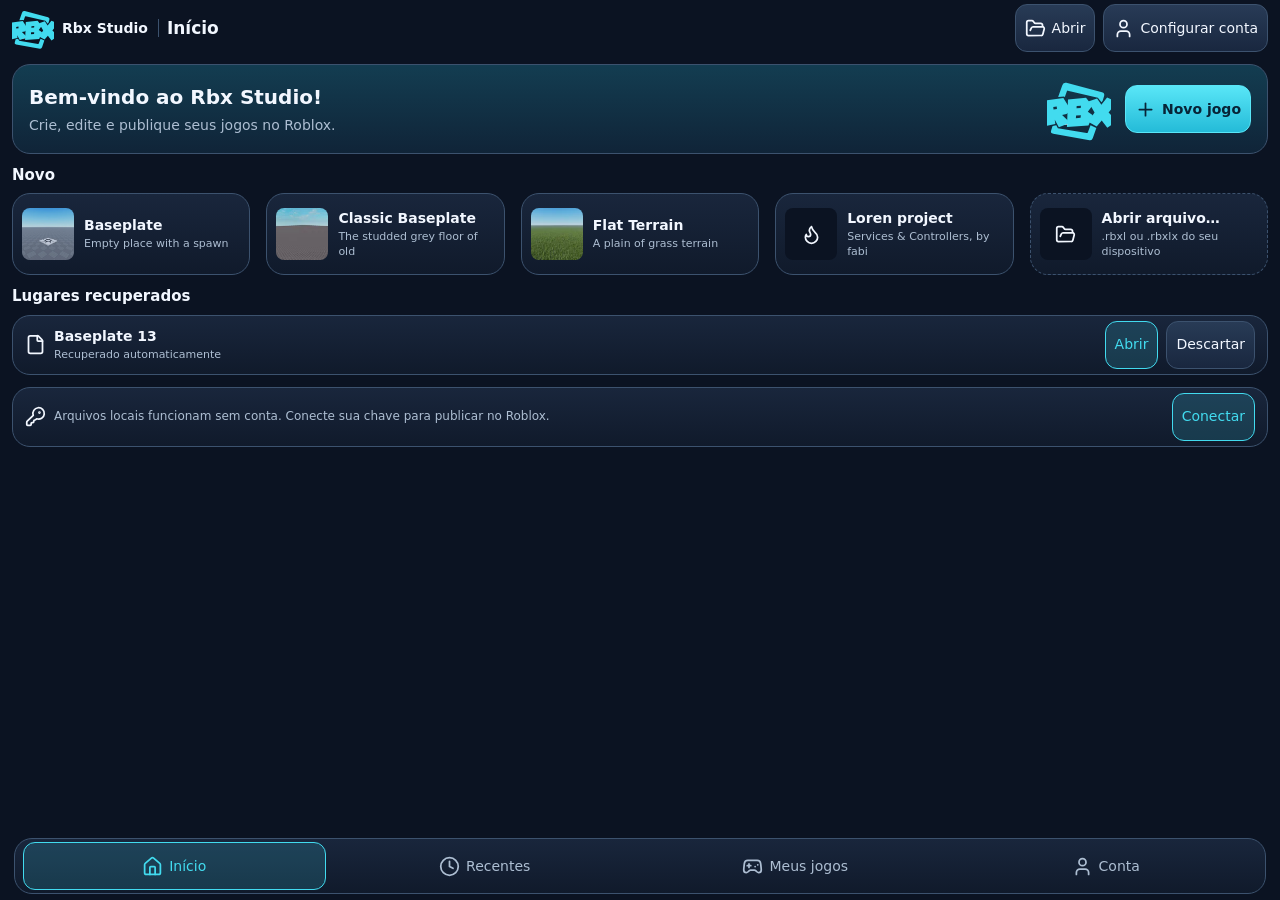
<file: preview/mobile-ui.html>
<!doctype html>
<html lang="pt-BR"><meta charset="utf-8">
<meta name="viewport" content="width=device-width,initial-scale=1,viewport-fit=cover">
<title>Rbx Studio · revisão Android</title>
<style>html,body{margin:0;background:#0b1322}#rbx-mobile-review{--frame-height:100dvh}</style>
<!-- UI sample. Source icon notices:
ISC License

Copyright (c) 2026 Lucide Icons and Contributors

Permission to use, copy, modify, and/or distribute this software for any
purpose with or without fee is hereby granted, provided that the above
copyright notice and this permission notice appear in all copies.

THE SOFTWARE IS PROVIDED "AS IS" AND THE AUTHOR DISCLAIMS ALL WARRANTIES
WITH REGARD TO THIS SOFTWARE INCLUDING ALL IMPLIED WARRANTIES OF
MERCHANTABILITY AND FITNESS. IN NO EVENT SHALL THE AUTHOR BE LIABLE FOR
ANY SPECIAL, DIRECT, INDIRECT, OR CONSEQUENTIAL DAMAGES OR ANY DAMAGES
WHATSOEVER RESULTING FROM LOSS OF USE, DATA OR PROFITS, WHETHER IN AN
ACTION OF CONTRACT, NEGLIGENCE OR OTHER TORTIOUS ACTION, ARISING OUT OF
OR IN CONNECTION WITH THE USE OR PERFORMANCE OF THIS SOFTWARE.

---

The following Lucide icons are derived from the Feather project:

airplay, alert-circle, alert-octagon, alert-triangle, aperture, arrow-down-circle, arrow-down-left, arrow-down-right, arrow-down, arrow-left-circle, arrow-left, arrow-right-circle, arrow-right, arrow-up-circle, arrow-up-left, arrow-up-right, arrow-up, at-sign, calendar, cast, check, chevron-down, chevron-left, chevron-right, chevron-up, chevrons-down, chevrons-left, chevrons-right, chevrons-up, circle, clipboard, clock, code, columns, command, compass, corner-down-left, corner-down-right, corner-left-down, corner-left-up, corner-right-down, corner-right-up, corner-up-left, corner-up-right, crosshair, database, divide-circle, divide-square, dollar-sign, download, external-link, feather, frown, hash, headphones, help-circle, info, italic, key, layout, life-buoy, link-2, link, loader, lock, log-in, log-out, maximize, meh, minimize, minimize-2, minus-circle, minus-square, minus, monitor, moon, more-horizontal, more-vertical, move, music, navigation-2, navigation, octagon, pause-circle, percent, plus-circle, plus-square, plus, power, radio, rss, search, server, share, shopping-bag, sidebar, smartphone, smile, square, table-2, tablet, target, terminal, trash-2, trash, triangle, tv, type, upload, x-circle, x-octagon, x-square, x, zoom-in, zoom-out

The MIT License (MIT) (for the icons listed above)

Copyright (c) 2013-present Cole Bemis

Permission is hereby granted, free of charge, to any person obtaining a copy
of this software and associated documentation files (the "Software"), to deal
in the Software without restriction, including without limitation the rights
to use, copy, modify, merge, publish, distribute, sublicense, and/or sell
copies of the Software, and to permit persons to whom the Software is
furnished to do so, subject to the following conditions:

The above copyright notice and this permission notice shall be included in all
copies or substantial portions of the Software.

THE SOFTWARE IS PROVIDED "AS IS", WITHOUT WARRANTY OF ANY KIND, EXPRESS OR
IMPLIED, INCLUDING BUT NOT LIMITED TO THE WARRANTIES OF MERCHANTABILITY,
FITNESS FOR A PARTICULAR PURPOSE AND NONINFRINGEMENT. IN NO EVENT SHALL THE
AUTHORS OR COPYRIGHT HOLDERS BE LIABLE FOR ANY CLAIM, DAMAGES OR OTHER
LIABILITY, WHETHER IN AN ACTION OF CONTRACT, TORT OR OTHERWISE, ARISING FROM,
OUT OF OR IN CONNECTION WITH THE SOFTWARE OR THE USE OR OTHER DEALINGS IN THE
SOFTWARE.

-->
<style>
#rbx-mobile-review { --rbx-background: #0B1322;
--rbx-surface-top: #19263C;
--rbx-surface-bottom: #101A2B;
--rbx-control-top: #283B56;
--rbx-control-bottom: #19273F;
--rbx-border: #3C526E;
--rbx-field: #142338;
--rbx-accent: #42DBEF;
--rbx-ink: #F2F7FF;
--rbx-muted: #ADBED2;
--rbx-hero-top: #133D51;
--rbx-hero-bottom: #102438;
--rbx-primary-top: #59E6F7;
--rbx-primary-bottom: #24BBD8;
--rbx-primary-ink: #082437;
--rbx-control-radius: 12px;
--rbx-surface-radius: 18px;
--rbx-row-radius: 10px;
--rbx-viewport-radius: 16px;
--rbx-wash: color-mix(in srgb, var(--rbx-accent) 16%, transparent);
--icon-align-horizontal-justify-center: url([data-uri]);
--icon-anchor: url([data-uri]);
--icon-app-window: url([data-uri]);
--icon-arrow-left: url([data-uri]);
--icon-axis-3d: url([data-uri]);
--icon-box: url([data-uri]);
--icon-bug: url([data-uri]);
--icon-check: url([data-uri]);
--icon-chevron-down: url([data-uri]);
--icon-chevron-right: url([data-uri]);
--icon-circle: url([data-uri]);
--icon-clipboard-paste: url([data-uri]);
--icon-clock: url([data-uri]);
--icon-cloud-sun: url([data-uri]);
--icon-cloud-upload: url([data-uri]);
--icon-code: url([data-uri]);
--icon-contrast: url([data-uri]);
--icon-copy: url([data-uri]);
--icon-copy-plus: url([data-uri]);
--icon-crosshair: url([data-uri]);
--icon-cylinder: url([data-uri]);
--icon-database: url([data-uri]);
--icon-droplet: url([data-uri]);
--icon-droplets: url([data-uri]);
--icon-ellipsis: url([data-uri]);
--icon-eraser: url([data-uri]);
--icon-eye: url([data-uri]);
--icon-file: url([data-uri]);
--icon-file-axis-3d: url([data-uri]);
--icon-file-box: url([data-uri]);
--icon-file-code: url([data-uri]);
--icon-film: url([data-uri]);
--icon-flame: url([data-uri]);
--icon-folder-open: url([data-uri]);
--icon-frame: url([data-uri]);
--icon-gamepad-2: url([data-uri]);
--icon-globe: url([data-uri]);
--icon-group: url([data-uri]);
--icon-hammer: url([data-uri]);
--icon-hand: url([data-uri]);
--icon-house: url([data-uri]);
--icon-image-up: url([data-uri]);
--icon-import: url([data-uri]);
--icon-key-round: url([data-uri]);
--icon-layers: url([data-uri]);
--icon-list-tree: url([data-uri]);
--icon-locate-fixed: url([data-uri]);
--icon-lock: url([data-uri]);
--icon-magnet: url([data-uri]);
--icon-maximize-2: url([data-uri]);
--icon-megaphone: url([data-uri]);
--icon-menu: url([data-uri]);
--icon-minimize-2: url([data-uri]);
--icon-minus: url([data-uri]);
--icon-moon: url([data-uri]);
--icon-mountain: url([data-uri]);
--icon-mouse-pointer-2: url([data-uri]);
--icon-move-3d: url([data-uri]);
--icon-package: url([data-uri]);
--icon-package-open: url([data-uri]);
--icon-paint-bucket: url([data-uri]);
--icon-paintbrush: url([data-uri]);
--icon-panels-top-left: url([data-uri]);
--icon-pause: url([data-uri]);
--icon-pencil: url([data-uri]);
--icon-person-standing: url([data-uri]);
--icon-play: url([data-uri]);
--icon-plus: url([data-uri]);
--icon-presentation: url([data-uri]);
--icon-redo-2: url([data-uri]);
--icon-replace: url([data-uri]);
--icon-rotate-3d: url([data-uri]);
--icon-rotate-ccw: url([data-uri]);
--icon-rotate-cw: url([data-uri]);
--icon-save: url([data-uri]);
--icon-scaling: url([data-uri]);
--icon-scan-face: url([data-uri]);
--icon-scissors: url([data-uri]);
--icon-search: url([data-uri]);
--icon-settings: url([data-uri]);
--icon-shield-check: url([data-uri]);
--icon-sliders-horizontal: url([data-uri]);
--icon-smartphone: url([data-uri]);
--icon-sparkle: url([data-uri]);
--icon-spline: url([data-uri]);
--icon-spotlight: url([data-uri]);
--icon-square: url([data-uri]);
--icon-square-dashed: url([data-uri]);
--icon-square-play: url([data-uri]);
--icon-store: url([data-uri]);
--icon-sun: url([data-uri]);
--icon-trash: url([data-uri]);
--icon-triangle: url([data-uri]);
--icon-triangle-right: url([data-uri]);
--icon-type: url([data-uri]);
--icon-undo-2: url([data-uri]);
--icon-ungroup: url([data-uri]);
--icon-user: url([data-uri]);
--icon-users: url([data-uri]);
--icon-wifi: url([data-uri]);
--icon-wrench: url([data-uri]);
--icon-x: url([data-uri]);
--rbx-logo: url([data-uri]); }
#rbx-mobile-review, #rbx-mobile-review * { box-sizing: border-box; }
#rbx-mobile-review [hidden] { display: none !important; }
#rbx-mobile-review { container-type: inline-size; }
#rbx-mobile-review .app {
  position: relative; isolation: isolate; overflow: hidden;
  width: 100%; height: var(--frame-height, clamp(394px, 48cqw, 540px));
  display: flex; flex-direction: column;
  background: var(--rbx-background); color: var(--rbx-ink);
  font: 14px/1.35 Inter, Roboto, system-ui, sans-serif;
  -webkit-tap-highlight-color: transparent; color-scheme: dark;
}
#rbx-mobile-review :is(button, input) { font: inherit; }
#rbx-mobile-review button { touch-action: manipulation; color: inherit; }
#rbx-mobile-review button:not(:disabled) { cursor: pointer; }
#rbx-mobile-review button:disabled { cursor: default; color: var(--rbx-muted); opacity: .52; }
#rbx-mobile-review :is(button, input):focus-visible {
  outline: 2px solid var(--rbx-accent); outline-offset: -3px;
}
#rbx-mobile-review .spacer { flex: 1 1 auto; }
#rbx-mobile-review .surface {
  border: 1px solid var(--rbx-border);
  background: linear-gradient(var(--rbx-surface-top), var(--rbx-surface-bottom));
  border-radius: var(--rbx-surface-radius);
}
#rbx-mobile-review .control {
  min-width: 48px; min-height: 48px; flex: 0 0 auto;
  display: inline-flex; align-items: center; justify-content: center;
  gap: 6px; padding: 0 9px; white-space: nowrap;
  border: 1px solid var(--rbx-border); border-radius: var(--rbx-control-radius);
  background: linear-gradient(var(--rbx-control-top), var(--rbx-control-bottom));
  transition: color 120ms ease, border-color 120ms ease, background-color 120ms ease;
}
#rbx-mobile-review .control.icon-only { width: 48px; padding: 0; }
#rbx-mobile-review .control.flat { background: transparent; border-color: transparent; }
#rbx-mobile-review .control:active:not(:disabled) { filter: brightness(1.15); }
#rbx-mobile-review .control:is([aria-pressed="true"], [aria-expanded="true"], .selected) {
  background: var(--rbx-wash); border-color: var(--rbx-accent); color: var(--rbx-accent);
}
#rbx-mobile-review .control.primary {
  background: linear-gradient(var(--rbx-primary-top), var(--rbx-primary-bottom));
  border-color: var(--rbx-primary-top); color: var(--rbx-primary-ink); font-weight: 650;
}
#rbx-mobile-review .glyph {
  width: 21px; height: 21px; display: inline-block; flex: none;
  background: currentColor; mask: var(--glyph) center / contain no-repeat;
}
#rbx-mobile-review .class-glyph {
  width: 20px; height: 20px; flex: 0 0 20px; object-fit: contain;
}
#rbx-mobile-review .home-screen, #rbx-mobile-review .editor-screen {
  display: flex; flex-direction: column; flex: 1; min-height: 0;
}
#rbx-mobile-review .home-top, #rbx-mobile-review .editor-top {
  flex: none; display: flex; align-items: center; gap: 6px; height: 52px;
  padding: 0 6px; background: var(--rbx-background); position: relative; z-index: 6;
}
#rbx-mobile-review .home-top { height: 56px; padding: 0 12px; gap: 8px; }
#rbx-mobile-review .mark {
  flex: none; width: 42px; height: 42px; display: block;
  background: var(--rbx-logo) center / contain no-repeat;
}
#rbx-mobile-review .home-top h1 { font-size: 17px; margin: 0; white-space: nowrap; }
#rbx-mobile-review .studio-name {
  border-right: 1px solid var(--rbx-border); padding-inline: 0 10px; white-space: nowrap;
}
#rbx-mobile-review .home-body { padding: 8px 12px 16px; overflow-y: auto; flex: 1; min-height: 0; }
#rbx-mobile-review .home-body h2 { font-size: 15px; margin: 11px 0 8px; font-weight: 650; }
#rbx-mobile-review .home-body p, #rbx-mobile-review small { margin: 0; color: var(--rbx-muted); }
#rbx-mobile-review .hero {
  display: flex; align-items: center; min-height: 82px; gap: 14px; padding: 12px 16px;
  background: linear-gradient(var(--rbx-hero-top), var(--rbx-hero-bottom));
}
#rbx-mobile-review .hero-copy { flex: 1 1 auto; }
#rbx-mobile-review .hero h2 { font-size: 20px; margin: 0 0 5px; }
#rbx-mobile-review .hero .mark { width: 64px; height: 64px; }
#rbx-mobile-review .project-grid {
  display: grid; grid-template-columns: repeat(var(--columns, 4), minmax(0, 1fr)); gap: 16px;
}
#rbx-mobile-review .project-tile {
  display: flex; align-items: center; text-align: start; gap: 10px; padding: 9px;
  min-width: 0; min-height: 82px; overflow-wrap: anywhere;
}
#rbx-mobile-review .file-tile { border-style: dashed; }
#rbx-mobile-review .thumbnail {
  width: 52px; height: 52px; flex: 0 0 52px; object-fit: cover; border-radius: 8px;
}
#rbx-mobile-review .thumbnail.placeholder {
  display: grid; place-items: center; background: var(--rbx-background);
}
#rbx-mobile-review .project-label { display: flex; flex-direction: column; gap: 2px; }
#rbx-mobile-review .project-label small { font-size: 11px; }
#rbx-mobile-review .recovery, #rbx-mobile-review .key-hint {
  min-height: 60px; display: flex; align-items: center; gap: 8px; padding: 5px 12px;
}
#rbx-mobile-review .recovery .project-label { flex: 1; min-width: 0; }
#rbx-mobile-review .key-hint { margin-top: 12px; }
#rbx-mobile-review .key-hint p { flex: 1; font-size: 12px; }
#rbx-mobile-review .home-nav {
  height: 56px; flex: none; display: flex; align-items: center; gap: 8px;
  margin: 6px 14px; padding: 0 8px; overflow-x: auto; scrollbar-width: none;
}
#rbx-mobile-review .home-nav .control { flex: 1; color: var(--rbx-muted); }
#rbx-mobile-review .home-nav .control[aria-pressed="true"] { color: var(--rbx-accent); }
#rbx-mobile-review .main-actions, #rbx-mobile-review .transform-wide {
  display: flex; flex: 1; min-width: 0; align-items: center; gap: 4px;
  overflow-x: auto; scrollbar-width: none;
}
#rbx-mobile-review .transform-wide { flex: none; }
#rbx-mobile-review .tool-divider { height: 25px; width: 1px; margin: 0 2px; background: var(--rbx-border); flex: none; }
#rbx-mobile-review .transform-compact { display: none; }
#rbx-mobile-review .workspace { display: flex; position: relative; flex: 1; min-height: 0; padding: 4px; gap: 6px; overflow: hidden; }
#rbx-mobile-review .scene {
  position: relative; display: block; flex: 1; min-width: 0; margin: 0;
  overflow: hidden; border-radius: var(--rbx-viewport-radius);
  background: linear-gradient(#2993ec, #c8e4f3 48%, #687b9b 49%, #4f6588);
}
#rbx-mobile-review .scene-image { width: 100%; height: 100%; object-fit: cover; display: block; }
#rbx-mobile-review .drawer {
  display: flex; flex-direction: column; overflow: hidden; flex: none;
  width: var(--drawer-width, 36%); z-index: 2;
  box-shadow: 0 3px 15px #0003;
}
#rbx-mobile-review .drawer[data-expanded="true"] { position: absolute; inset: 4px; width: auto; }
#rbx-mobile-review .drawer[data-bottom="true"] {
  position: absolute; inset: auto 4px 4px; width: auto; height: min(var(--output-height, 150px), 65%);
}
#rbx-mobile-review .drawer[data-bottom="true"][data-expanded="true"] { inset: 4px; height: auto; }
#rbx-mobile-review .drawer[data-bottom="true"][data-collapsed="true"] { inset: auto 4px 4px; height: 68px; }
#rbx-mobile-review .drawer-grip { flex: 0 0 16px; display: grid; place-items: center; touch-action: none; cursor: ew-resize; }
#rbx-mobile-review .drawer[data-bottom="true"] .drawer-grip { cursor: ns-resize; }
#rbx-mobile-review .drawer-grip::after { content: ""; width: 30px; height: 3px; border-radius: 99px; background: var(--rbx-border); }
#rbx-mobile-review .drawer-header { display: flex; align-items: center; border-bottom: 1px solid var(--rbx-border); flex: none; }
#rbx-mobile-review .drawer-tabs { min-width: 0; flex: 1; display: flex; align-items: center; overflow-x: auto; scrollbar-width: none; }
#rbx-mobile-review .drawer-actions { display: flex; flex: none; padding: 0 5px; }
#rbx-mobile-review #rbx-drawer-body { display: flex; flex-direction: column; flex: 1; min-height: 0; }
#rbx-mobile-review .sample-scroll {
  display: flex; flex-direction: column; gap: 7px;
  flex: 1; min-height: 0; overflow: auto; overscroll-behavior: contain; padding: 6px;
}
#rbx-mobile-review .sample-strip {
  display: flex; flex: none; align-items: center; gap: 4px; min-width: 0;
  overflow-x: auto; scrollbar-width: none; padding: 4px 6px;
}
#rbx-mobile-review .sample-strip .control { flex-shrink: 0; }
#rbx-mobile-review .sample-grid { display: grid; grid-template-columns: repeat(auto-fit, minmax(76px, 1fr)); gap: 6px; }
#rbx-mobile-review .sample-grid .control { min-width: 0; min-height: 58px; flex-direction: column; gap: 3px; }
#rbx-mobile-review .sample-section {
  min-width: 0; border-radius: var(--rbx-control-radius);
  border: 1px solid var(--rbx-border); background: var(--rbx-field); padding: 7px;
}
#rbx-mobile-review .sample-section > strong { display: block; margin: 4px 2px; }
#rbx-mobile-review .sample-section > button { margin: 3px 0; max-width: 100%; }
#rbx-mobile-review .sample-section summary { display: flex; justify-content: flex-start; }
#rbx-mobile-review .sample-field {
  display: flex; flex-direction: column; min-width: 0; gap: 3px;
  padding: 3px; font-size: 13px; color: var(--rbx-muted);
}
#rbx-mobile-review .sample-field input, #rbx-mobile-review .sample-field select, #rbx-mobile-review .sample-editor {
  box-sizing: border-box; height: 48px; min-width: 0; width: 100%; border: 1px solid var(--rbx-border);
  border-radius: var(--rbx-control-radius); background: var(--rbx-field); padding: 0 9px;
  color: var(--rbx-ink); font-size: 16px;
}
#rbx-mobile-review .toolbox-filter .sample-field { flex: 1; }
#rbx-mobile-review .drawer-tabs .sample-field { width: 144px; flex: 0 0 144px; }
#rbx-mobile-review .sample-switch {
  display: flex; align-items: center; justify-content: space-between;
  min-height: 48px; gap: 8px; padding-inline: 4px;
}
#rbx-mobile-review .sample-switch input {
  flex: 0 0 36px; appearance: none; width: 36px; height: 21px; border: 1px solid var(--rbx-border);
  border-radius: 99px; background: var(--rbx-control-bottom); margin: 0; cursor: inherit;
}
#rbx-mobile-review .sample-switch input::after {
  display: block; content: ""; width: 15px; height: 15px; border-radius: 50%; margin: 2px;
  background: var(--rbx-muted); transition: transform 140ms ease-out;
}
#rbx-mobile-review .sample-switch input:checked { background: var(--rbx-accent); }
#rbx-mobile-review .sample-switch input:checked::after { transform: translateX(15px); background: var(--rbx-primary-ink); }
#rbx-mobile-review .output-entry { color: var(--rbx-muted); font: 12px monospace; padding: 8px; }
#rbx-mobile-review .toolbox-card { display: flex; flex-direction: column; align-items: stretch; padding: 8px; gap: 6px; }
#rbx-mobile-review .toolbox-card small { color: var(--rbx-muted); }
#rbx-mobile-review .toolbox-thumb {
  min-height: 96px; display: grid; place-items: center; border-radius: var(--rbx-row-radius);
  background: var(--rbx-field);
}
#rbx-mobile-review .toolbox-thumb img { width: 38px; height: 38px; }
#rbx-mobile-review .explorer-body { display: flex; flex-direction: column; flex: 1; min-height: 0; padding: 5px; gap: 3px; }
#rbx-mobile-review .explorer-filter { display: flex; flex: none; gap: 4px; }
#rbx-mobile-review .explorer-filter input {
  height: 48px; min-width: 0; flex: 1; border: 1px solid var(--rbx-border);
  border-radius: var(--rbx-control-radius); background: var(--rbx-field);
  color: var(--rbx-ink); padding: 0 9px; font-size: 16px;
}
#rbx-mobile-review .tree {
  flex: 1; min-height: 0; overflow: auto; overscroll-behavior: contain;
  border: 1px solid var(--rbx-border); border-radius: var(--rbx-control-radius);
  background: var(--rbx-field); padding: 2px;
}
#rbx-mobile-review .tree-line {
  display: flex; align-items: stretch; padding-inline-start: min(calc(var(--depth, 0) * 10px), 60px);
  min-height: 48px; border: 1px solid transparent; border-radius: var(--rbx-row-radius);
}
#rbx-mobile-review .tree-line.selected { border-color: var(--rbx-accent); background: var(--rbx-wash); }
#rbx-mobile-review .tree-arrow { width: 48px; flex: 0 0 48px; }
#rbx-mobile-review .tree-node, #rbx-mobile-review .tree-arrow {
  border: 0; background: transparent; display: flex; align-items: center; justify-content: center;
}
#rbx-mobile-review .tree-node { justify-content: flex-start; flex: 1; min-width: 0; gap: 6px; padding: 0 6px 0 0; }
#rbx-mobile-review .tree-node .label { overflow: hidden; text-overflow: ellipsis; text-align: start; white-space: nowrap; }
#rbx-mobile-review .tree-node:active { background: var(--rbx-wash); }
#rbx-mobile-review .explorer-actions { display: flex; flex: none; overflow-x: auto; gap: 4px; scrollbar-width: none; }
#rbx-mobile-review .shade, #rbx-mobile-review .dialog-shade { position: absolute; inset: 0; background: #02081364; z-index: 3; }
#rbx-mobile-review .sheet {
  position: absolute; top: 6px; left: 6px; right: 6px; z-index: 4;
  max-height: calc(100% - 12px); overflow: auto; overscroll-behavior: contain; padding: 3px;
}
#rbx-mobile-review .menu-titles, #rbx-mobile-review .tool-tabs, #rbx-mobile-review .document-strip {
  display: flex; align-items: center; padding: 3px 6px; gap: 4px; overflow-x: auto; scrollbar-width: none;
}
#rbx-mobile-review .tool-tabs { border: 1px solid var(--rbx-border); border-radius: var(--rbx-surface-radius); }
#rbx-mobile-review .tool-items { padding: 8px; display: flex; flex-direction: column; gap: 8px; max-height: 192px; overflow: auto; }
#rbx-mobile-review .tool-group { display: flex; flex-wrap: wrap; gap: 8px; }
#rbx-mobile-review .tile-action { flex-direction: column; gap: 4px; height: 72px; min-width: 88px; }
#rbx-mobile-review .popup {
  position: absolute; z-index: 5; width: min(var(--popup-width, 240px), calc(100% - 16px));
  max-height: calc(100% - var(--popup-top, 6px) - 8px); top: var(--popup-top, 6px);
  left: var(--popup-left, 8px); padding: 4px; overflow: auto;
  overscroll-behavior: contain; box-shadow: 0 8px 22px #0005;
}
#rbx-mobile-review .menu-row {
  width: 100%; min-height: 48px; border: 0; border-radius: var(--rbx-row-radius); background: transparent;
  display: flex; align-items: center; gap: 8px; padding: 4px 10px; text-align: start;
}
#rbx-mobile-review .menu-row:is(:hover, :focus-visible):not(:disabled) { background: #ffffff0d; }
#rbx-mobile-review .menu-row[aria-checked="true"] { color: var(--rbx-accent); background: var(--rbx-wash); }
#rbx-mobile-review .menu-row .label { flex: 1; }
#rbx-mobile-review .divider { height: 1px; margin: 3px 0; background: var(--rbx-border); opacity: .7; }
#rbx-mobile-review .drawer-notice { color: var(--rbx-muted); margin: 10px; }
#rbx-mobile-review .dialog-shade { z-index: 10; display: grid; place-items: center; padding: 12px; }
#rbx-mobile-review .dialog { width: min(100%, 460px); padding: 15px; }
#rbx-mobile-review .dialog h2 { margin: 0 0 7px; font-size: 16px; }
#rbx-mobile-review .dialog p { margin: 0; color: var(--rbx-muted); }
#rbx-mobile-review .dialog-actions { display: flex; flex-wrap: wrap; justify-content: flex-end; gap: 5px; margin-top: 12px; }
#rbx-mobile-review .window-shade {
  position: absolute; inset: 0; z-index: 10; display: flex; padding: 4px; background: var(--rbx-background);
}
#rbx-mobile-review .settings-window { display: flex; flex: 1; min-width: 0; flex-direction: column; overflow: hidden; }
#rbx-mobile-review .settings-header, #rbx-mobile-review .settings-footer {
  display: flex; flex: none; align-items: center; justify-content: space-between;
  gap: 6px; padding: 4px 8px; background: var(--rbx-background);
}
#rbx-mobile-review .settings-header h2 { margin: 0; font-size: 16px; }
#rbx-mobile-review .settings-footer { justify-content: flex-end; border-top: 1px solid var(--rbx-border); }
#rbx-mobile-review .settings-body { display: flex; flex-direction: column; }
#rbx-mobile-review .sample-editor { flex: 1; min-height: 76px; padding: 10px; resize: none; font: 14px/1.4 monospace; }
#rbx-mobile-review .toast {
  position: absolute; z-index: 11; pointer-events: none; bottom: 12px; left: 50%; transform: translateX(-50%);
  max-width: calc(100% - 30px); padding: 8px 13px; border-radius: 12px;
  border: 1px solid var(--rbx-border); background: var(--rbx-surface-bottom);
  color: var(--rbx-ink); opacity: 0; transition: opacity 120ms ease;
}
#rbx-mobile-review .toast.visible { opacity: 1; }
@container (width < 720px) {
  #rbx-mobile-review .editor-top [data-compact] .label { display: none; }
}
@container (width < 700px) {
  #rbx-mobile-review .transform-wide, #rbx-mobile-review [data-action="expand-panel"] { display: none; }
  #rbx-mobile-review .transform-compact { display: inline-flex; }
  #rbx-mobile-review .drawer { position: absolute; inset: 4px; width: auto; }
}
@container (width < 620px) {
  #rbx-mobile-review .home-top [data-compact] .label, #rbx-mobile-review .studio-name { display: none; }
  #rbx-mobile-review .hero .mark { display: none; }
}
@container (width < 500px) {
  #rbx-mobile-review .hero { flex-wrap: wrap; }
  #rbx-mobile-review .hero-copy { flex-basis: 100%; }
}
@container (width < 380px) {
  #rbx-mobile-review .home-nav .label { display: none; }
}
@media (prefers-reduced-motion: reduce) {
  #rbx-mobile-review * { transition: none !important; }
}
</style>
<section id="rbx-mobile-review">
  <main class="app" data-page="home">
    <div class="home-screen">
      <header class="home-top">
        <span class="mark" aria-hidden="true"></span>
        <strong class="studio-name">Rbx Studio</strong>
        <h1 id="rbx-page-title">Início</h1>
        <span class="spacer"></span>
        <button class="control" data-action="open-file" data-icon="folder-open" data-compact aria-label="Abrir">Abrir</button>
        <button class="control" data-action="account" data-icon="user" data-compact aria-label="Configurar conta">Configurar conta</button>
      </header>
      <div class="home-body" id="rbx-home-body"></div>
      <nav class="home-nav surface" aria-label="Navegação inicial">
        <button class="control flat" data-action="home-tab:home" data-icon="house" aria-pressed="true">Início</button>
        <button class="control flat" data-action="home-tab:recent" data-icon="clock" aria-pressed="false">Recentes</button>
        <button class="control flat" data-action="home-tab:games" data-icon="gamepad-2" aria-pressed="false">Meus jogos</button>
        <button class="control flat" data-action="account" data-icon="user">Conta</button>
      </nav>
    </div>
    <div class="editor-screen" hidden>
      <header class="editor-top">
        <nav class="main-actions" aria-label="Comandos do editor">
          <button class="control" data-action="menu" data-icon="menu" data-compact aria-expanded="false">Menu</button>
          <button class="control" data-action="tools" data-icon="wrench" data-compact aria-expanded="false">Ferramentas</button>
          <button class="control" data-action="panels" data-icon="panels-top-left" data-compact aria-expanded="false">Painéis</button>
          <span class="tool-divider" aria-hidden="true"></span>
          <div class="transform-wide" aria-label="Ferramentas 3D"></div>
          <button class="control icon-only transform-compact" data-action="active-tool" data-icon="mouse-pointer-2" aria-label="Ferramenta ativa"></button>
          <button class="control icon-only" data-action="transform-options" data-icon="ellipsis" aria-label="Opções de transformação"></button>
        </nav>
        <button class="control fixed-action" data-action="save" data-icon="save" data-compact>Salvar</button>
        <button class="control primary fixed-action" data-action="play" data-icon="play" data-compact>Play</button>
      </header>
      <div class="workspace">
        <figure class="scene" aria-label="Prévia da Baseplate">
          <img class="scene-image" alt="" draggable="false">
        </figure>
        <aside class="drawer surface" id="rbx-drawer" aria-label="Painel do editor" hidden>
          <div class="drawer-grip" role="separator" aria-label="Redimensionar painel" aria-orientation="vertical"></div>
          <div class="drawer-header">
            <div class="drawer-tabs"></div>
            <button class="control icon-only" data-action="expand-panel" data-icon="maximize-2" aria-label="Ampliar painel"></button>
            <button class="control icon-only" data-action="close-panel" data-icon="x" aria-label="Fechar painel"></button>
          </div>
          <div id="rbx-drawer-body"></div>
        </aside>
        <div class="shade" id="rbx-shade" hidden></div>
        <div class="sheet surface" id="rbx-sheet" hidden></div>
        <div class="popup surface" id="rbx-popup" hidden></div>
      </div>
    </div>
    <div class="dialog-shade" id="rbx-dialog-shade" hidden>
      <div class="dialog surface" role="dialog" aria-modal="true" aria-labelledby="rbx-dialog-title">
        <h2 id="rbx-dialog-title"></h2>
        <p id="rbx-dialog-message"></p>
        <div class="dialog-actions"></div>
      </div>
    </div>
    <div class="window-shade" id="rbx-window-shade" hidden>
      <div class="settings-window surface" role="dialog" aria-modal="true" aria-labelledby="rbx-window-title"></div>
    </div>
    <output class="toast" id="rbx-status" role="status"></output>
  </main>

<script type="application/json">{"menus": {"File": ["New", "Open…", "Close Place", "Open Game…", null, "Save to File", "Save to File As…", "Export as glTF…", "Export as Project…", "Export Clean Copy…", null, "Find in Game…", "Sync Shared…", "Save All", "Publish All…", null, "Save to Roblox", "Publish to Roblox", "Link to Roblox Place…", "Version History…", "Merge Place…", "Game Settings…", "Data Stores…", null, "Open Auto Saves", null, "Studio Settings…", "Customize Shortcuts…", "Beta Features…", "Script Templates…", "Diagnóstico do motor…"], "Edit": ["Undo", "Redo", null, "Cut", "Copy", "Paste", "Paste Into", "Paste at Original Location", "Paste into at Original Location", "Duplicate", null, "Delete"], "Model": ["Insert Part", "Insert Folder", null, "Insert Script", "Insert LocalScript", "Insert ModuleScript", "Insert ModuleScript (Class)", null, "Insert Object…", "Insert Mesh…", "Insert Rig…", "Import 3D Model…", "Import Image…", null, "Mark as Shared", "Unmark Shared", null, "Group", "Ungroup"], "View": ["Explorer", "Toolbox", "Properties", "Output", "Viewport", "Command Bar", null, "Top View", "Front View", "Right View", null, "Style Editor", "Collaborators", "Input Actions", "Security Audit", "Playtests", "Layers", "Loren", "Avatar Settings", null, "Reduce Motion", "Large Click Targets", null, "Reset Layout", "Quick Open…", "Command Palette…"]}, "panels": ["Explorer", "Properties", "Toolbox", "Output", "Viewport", "Argon", "Wally", "Script Analysis", "Watch", "Call Stack", "Terrain Editor", "Collaborators", "Plugin Widgets", "Input Actions", "Security Audit", "Playtests", "Tests", "Layers", "Loren", "Avatar Settings", "Localization"], "tabs": ["Home", "Avatar", "UI", "Script", "Model", "Test", "Plugins"], "tools": {"Home": [[["Part", "box", "Part"], ["Script", "file-code", "Script"], ["UI", "app-window", "UI"], ["Toolbox", "package", "Toolbox"]], [["Terrain Editor", "mountain", "Terrain Editor"]], [["Game Settings", "settings", "Game Settings"], ["Data Stores", "database", "Data Stores"]]], "Avatar": [[["Settings", "person-standing", null]], [["Rig Builder", "users", null], ["Animation", "film", null], ["Accessory", "package", null], ["Avatar Setup", "settings", null]], [["Check Item", "shield-check", null], ["Upload Item", "cloud-upload", null], ["Face Preview", "scan-face", null]]], "UI": [[["UI", "app-window", "UI"]], [["Anchor", "anchor", null, true], ["Align", "align-horizontal-justify-center", null, true], ["Auto Scale", "scaling", null, true]]], "Script": [[["Find", "search", null, true], ["Replace", "type", null, true], ["Format", "code", null, true], ["Analysis", "bug", "Script Analysis"]]], "Model": [[["Group", "group", null, true], ["Ungroup", "ungroup", null, true], ["Material", "layers", null, true], ["Color", "droplet", null, true], ["Lock", "lock", null, true], ["Anchor", "anchor", null, true]], [["Edit Pivot", "locate-fixed", null, true], ["Snap", "magnet", null], ["Reset", "rotate-ccw", null, true]], [["Sun", "sun", null], ["Moon", "moon", null], ["Sky", "cloud-sun", null], ["Face", "spotlight", null], ["Shadow", "contrast", null], ["Glint", "sparkle", null]], [["Import", "import", "Import"]]], "Test": [[["Play", "play", "Play"], ["Configurar Play", "settings", null], ["Run", "square-play", null, true], ["Pause", "pause", null, true], ["Stop", "square", null, true], ["Invite", "users", null, true], ["Client", "globe", null, true], ["Network", "wifi", null], ["Device", "smartphone", null], ["Team Test", "users", null, true], ["Controller", "gamepad-2", null], ["Play local", "square-play", null]], [["Settings", "settings", null], ["Show UI", "eye", null]]], "Plugins": [[["Manage", "settings", null], ["Folder", "folder-open", null], ["Reload", "rotate-ccw", null]]]}, "inserts": {"Import": [["Model", null, "Model"], ["Mesh", null, "Mesh"], ["Image", null, "Image"]], "Part": [["Block", "box", "Part"], ["Sphere", "circle", "Part"], ["Wedge", "triangle", "WedgePart"], ["Corner Wedge", "triangle-right", "CornerWedgePart"], ["Cylinder", "cylinder", "Part"]], "Script": [["Script", "file-code", "Script"], ["Local Script", "file-code", "LocalScript"], ["Module Script", "package", "ModuleScript"], ["ModuleScript (Class)", "package", "ModuleScript"]], "UI": [["ScreenGui", "app-window", "ScreenGui"], ["SurfaceGui", "frame", "SurfaceGui"], ["AdGui", "megaphone", false], ["BillboardGui", "presentation", "BillboardGui"]]}, "templates": [["Baseplate", "Empty place with a spawn"], ["Classic Baseplate", "The studded grey floor of old"], ["Flat Terrain", "A plain of grass terrain"]], "explorerRows": [["cut", "scissors", "Cut"], ["copy", "copy", "Copy"], ["duplicate", "copy-plus", "Duplicate"], ["paste-into", "clipboard-paste", "Paste Into"], ["paste-into-original", "clipboard-paste", "Paste into at Original Location"], ["rename", "pencil", "Rename"], ["insert", "plus", "Insert Object…"], ["change-class", "replace", "Change Class…"], ["freeze-rotation", "rotate-3d", "Freeze Rotation"], ["play-animation", "play", "Play Animation"], ["group", "package", "Group as Model"], ["ungroup", "package-open", "Ungroup"], ["move-to-layer", "layers", "Move to Active Layer"], ["remove-from-layer", "layers", "Remove from Layer"], ["pin-note", "pencil", "Pin Note"], ["delete", "trash", "Delete"], ["save-to-file", "save", "Save to File…"], ["export-obj", "file-axis-3d", "Export Selection…"], ["export-gltf", "file-box", "Export as glTF…"]], "terrainTools": {"Create": [["Import", "image-up"], ["Generate", "mountain"], ["Clear", "eraser"]], "Edit": [["Select", "square-dashed"], ["Transform", "move-3d"], ["Fill", "paint-bucket"], ["Sea Level", "droplets"], ["Draw", "pencil"], ["Sculpt", "hand"], ["Smooth", "spline"], ["Paint", "paintbrush"], ["Flatten", "minus"]]}, "outputFilters": ["All", "Output", "Info", "Warnings", "Errors"], "outputContexts": ["All Contexts", "Edit", "Server", "Client", "User Plugin"], "toolboxCategories": ["Modelos", "Malhas", "Imagens", "Áudio", "Vídeos"], "viewportGroups": {"Camera": ["Orthographic", "Orientation Indicator"], "Overlays": ["Show Light Guides", "Show Hover Ruler", "Show Measurement", "Hide Selection Box Behind Parts"], "Dragging & Snapping": ["Snap to Parts", "Align Dragged Objects", "Show Target Snap", "Show Dragged Point"]}, "panelExamples": {"Input Actions": [["0 contexts · 0 actions", [["button", "Check"], ["button", "New InputContext"]]], ["No input contexts yet", [["status", "An InputContext groups actions and the bindings that trigger them."]]]], "Layers": [["Layers", [["button", "+ Layer"], ["button", "Assign selection"], ["status", "No layers yet"]]], ["Notes", [["button", "Pin note"], ["status", "No notes"]]]], "Security Audit": [["Security Audit", [["status", "Nenhum problema no projeto de exemplo."], ["button", "Re-run"]]]], "Collaborators": [["Collaborators", [["switch", "Share my presence"], ["button", "Advanced ▸"]]]], "Script Analysis": [["Script Analysis", [["status", "No problems found"]]]], "Call Stack": [["Call Stack", [["status", "Values show while a debugged script is paused"]]]], "Tests": [["No tests found", [["switch", "Rerun on save"], ["button", "Run all", "play"]]]], "Argon": [["Argon", [["field", "Host", "127.0.0.1"], ["field", "Port", "8000"], ["button", "Connect"]]]], "Wally": [["", [["field", "Search packages"], ["choice", "Home"], ["choice", "Installed"], ["choice", "Updates"]]]], "Plugin Widgets": [["", [["status", "No plugin widget is open."]]]], "Loren": [["Loren", [["status", "Este projeto ainda não contém Services ou Controllers do Loren. O modelo Loren project fica em Início › Novo."]]]], "Avatar Settings": [["Avatar", [["choice", "General"], ["choice", "Body"], ["choice", "Clothing"], ["choice", "Accessories"], ["choice", "Movement"]]]], "Localization": [["Localization", [["choice", "Overflow 0"], ["choice", "Strings 0"]]]]}, "studioSettings": ["Appearance", "Accessibility", "Layout", "Viewport", "Dragger & snapping", "Explorer & Output", "Files & recovery", "Argon", "Account", "Beta features"], "gameSettings": ["Basic Info", "Communication", "Permissions", "Monetization", "Localization", "Avatar", "Security", "Places"], "classIcons": {"Workspace": "[data-uri]", "Terrain": "[data-uri]", "Camera": "[data-uri]", "Part": "[data-uri]", "SpawnLocation": "[data-uri]", "Players": "[data-uri]", "Lighting": "[data-uri]", "ReplicatedFirst": "[data-uri]", "ReplicatedStorage": "[data-uri]", "ServerScriptService": "[data-uri]", "ServerStorage": "[data-uri]", "StarterGui": "[data-uri]", "StarterPack": "[data-uri]", "StarterPlayer": "[data-uri]", "Teams": "[data-uri]", "SoundService": "[data-uri]", "TextChatService": "[data-uri]", "LocalizationService": "[data-uri]", "TestService": "[data-uri]", "Folder": "[data-uri]", "Model": "[data-uri]", "Script": "[data-uri]", "LocalScript": "[data-uri]", "ModuleScript": "[data-uri]", "WedgePart": "[data-uri]", "CornerWedgePart": "[data-uri]", "ScreenGui": "[data-uri]", "SurfaceGui": "[data-uri]", "BillboardGui": "[data-uri]", "MeshPart": "[data-uri]"}, "lightClassIcons": {"Workspace": "[data-uri]", "Terrain": "[data-uri]", "Camera": "[data-uri]", "Part": "[data-uri]", "SpawnLocation": "[data-uri]", "Players": "[data-uri]", "Lighting": "[data-uri]", "ReplicatedFirst": "[data-uri]", "ReplicatedStorage": "[data-uri]", "ServerScriptService": "[data-uri]", "ServerStorage": "[data-uri]", "StarterGui": "[data-uri]", "StarterPack": "[data-uri]", "StarterPlayer": "[data-uri]", "Teams": "[data-uri]", "SoundService": "[data-uri]", "TextChatService": "[data-uri]", "LocalizationService": "[data-uri]", "TestService": "[data-uri]", "Folder": "[data-uri]", "Model": "[data-uri]", "Script": "[data-uri]", "LocalScript": "[data-uri]", "ModuleScript": "[data-uri]", "WedgePart": "[data-uri]", "CornerWedgePart": "[data-uri]", "ScreenGui": "[data-uri]", "SurfaceGui": "[data-uri]", "BillboardGui": "[data-uri]", "MeshPart": "[data-uri]"}, "images": ["[data-uri]", "[data-uri]", "[data-uri]"], "motion": {"openMs": 180, "closeMs": 140, "sheetShift": 8.0, "drawerShift": 14.0}}</script>
<script>
(() => {
  "use strict";
  const root = document.getElementById("rbx-mobile-review");
  const app = root.querySelector(".app");
  const data = JSON.parse(root.querySelector("script[type='application/json']").textContent);
  const byId = name => root.querySelector("#rbx-" + name);
  const homeBody = byId("home-body");
  const drawer = byId("drawer");
  const drawerBody = byId("drawer-body");
  const sheet = byId("sheet");
  const popup = byId("popup");
  const shade = byId("shade");
  const dialogShade = byId("dialog-shade");
  const homeScreen = root.querySelector(".home-screen");
  const editorScreen = root.querySelector(".editor-screen");
  const workspace = root.querySelector(".workspace");
  const animations = new WeakMap();
  const reduced = matchMedia("(prefers-reduced-motion: reduce)");
  const tools = data.tools;
  const panelNames = data.panels;
  const transforms = [
    ["Selecionar", "mouse-pointer-2", "select"],
    ["Mover", "move-3d", "move"],
    ["Girar", "rotate-3d", "rotate"],
    ["Escala", "scaling", "scale"],
  ];
  const state = {
    page: "home", homeTab: "home", project: "Baseplate", recovered: true, recent: [],
    sheet: null, popup: null, tab: "Home", panel: null, expanded: false, width: 0,
    tool: "select", selection: null, query: "", queryMode: false, allServices: false,
    lightIcons: false, commandBar: false, reduced: false, clipboard: null, undo: [], redo: [],
    expandedNodes: new Set(["Workspace"]), nodes: [], saved: false, localAxes: false, stick: false,
    propertyQuery: "", toolboxQuery: "", toolboxTab: "Loja", toolboxOptions: false, toolboxDetail: false,
    toolboxCategory: "Modelos", toolboxVerified: false, toolboxBusy: false, toolboxRecent: false, outputHeight: 150,
    outputFilter: "All", outputContext: "All Contexts", outputQuery: "", outputCollapsed: false,
    outputEntries: [["Info", "Edit", "Baseplate aberta na prévia."], ["Warnings", "Edit", "Catálogo de exemplo."]],
    terrainTab: "Create", terrainTool: "", switches: {}, examples: {},
    settingsWindow: null, settingsCategory: null, settingsDirty: false, settingsFields: {},
  };
  let toastTimer;
  let nextId = 0;
  let dialogReturn = null;
  let popupTrigger = null;
  const id = () => "node-" + (++nextId);

  function element(tag, className = "", text = "") {
    const node = document.createElement(tag);
    node.className = className;
    if (text) node.textContent = text;
    return node;
  }

  function glyph(name) {
    const icon = element("span", "glyph");
    icon.setAttribute("aria-hidden", "true");
    icon.style.setProperty("--glyph", "var(--icon-" + name + ")");
    return icon;
  }

  function button(label, action, icon, className = "control", options = {}) {
    const node = element("button", className);
    node.type = "button";
    node.dataset.action = action;
    node.setAttribute("aria-label", label);
    if (icon) node.append(glyph(icon));
    if (!options.iconOnly) node.append(element("span", "label", label));
    if (options.pressed !== undefined) node.setAttribute("aria-pressed", String(options.pressed));
    if (options.checked !== undefined) {
      node.setAttribute("role", "menuitemcheckbox");
      node.setAttribute("aria-checked", String(options.checked));
      if (options.checked) node.append(glyph("check"));
    }
    if (options.disabled) node.disabled = true;
    return node;
  }

  function hydrateButtons() {
    for (const node of root.querySelectorAll("button[data-icon]")) {
      const text = node.textContent.trim();
      node.type = "button";
      if (!node.hasAttribute("aria-label") && text) node.setAttribute("aria-label", text);
      node.replaceChildren(glyph(node.dataset.icon), ...(text ? [element("span", "label", text)] : []));
    }
  }

  function announce(message) {
    const toast = byId("status");
    clearTimeout(toastTimer);
    toast.textContent = message;
    toast.classList.add("visible");
    toastTimer = setTimeout(() => toast.classList.remove("visible"), 2400);
  }

  function motion(node, show, axis = "y", shift = -data.motion.sheetShift) {
    if ((!show && node.hidden) || (show && !node.hidden && !node.inert)) return;
    const previous = animations.get(node);
    const from = node.hidden
      ? { opacity: "0", transform: axis === "x" ? "translateX(" + shift + "px)" : "translateY(" + shift + "px)" }
      : { opacity: getComputedStyle(node).opacity, transform: getComputedStyle(node).transform };
    previous?.cancel();
    node.hidden = false;
    node.inert = !show;
    if (reduced.matches || state.reduced) {
      node.hidden = !show;
      return;
    }
    const end = axis === "x" ? "translateX(" + shift + "px)" : "translateY(" + shift + "px)";
    const animation = node.animate(
      [from, { opacity: show ? 1 : 0, transform: show ? "none" : end }],
      { duration: show ? data.motion.openMs : data.motion.closeMs, easing: "cubic-bezier(.333,1,.667,1)", fill: "both" },
    );
    animations.set(node, animation);
    animation.onfinish = () => {
      if (animations.get(node) !== animation) return;
      node.hidden = !show;
      animations.delete(node);
      animation.cancel();
    };
  }

  function animatePage(node) {
    if (reduced.matches || state.reduced) return;
    node.animate([{ opacity: 0, transform: "translateY(8px)" }, { opacity: 1, transform: "none" }],
      { duration: data.motion.openMs, easing: "cubic-bezier(.333,1,.667,1)" });
  }

  function homeCard(label, description, action, icon, image) {
    const card = button(label, action, null, "project-tile surface" + (action === "open-file" ? " file-tile" : ""));
    const thumb = image ? element("img", "thumbnail") : element("span", "thumbnail placeholder");
    if (image) {
      thumb.alt = "";
      thumb.src = image;
    } else {
      thumb.append(glyph(icon));
    }
    const copy = element("span", "project-label");
    copy.append(element("strong", "", label), element("small", "", description));
    card.replaceChildren(thumb, copy);
    return card;
  }

  function renderHome() {
    const title = { home: "Início", recent: "Recentes", games: "Meus jogos" }[state.homeTab];
    byId("page-title").textContent = title;
    for (const tab of root.querySelectorAll("[data-action^='home-tab:']")) {
      tab.setAttribute("aria-pressed", String(tab.dataset.action === "home-tab:" + state.homeTab));
    }
    homeBody.replaceChildren();
    homeBody.scrollTop = 0;
    if (state.homeTab === "home") {
      const hero = element("div", "hero surface");
      const copy = element("div", "hero-copy");
      const mark = element("span", "mark");
      mark.setAttribute("aria-hidden", "true");
      copy.append(element("h2", "", "Bem-vindo ao Rbx Studio!"), element("p", "", "Crie, edite e publique seus jogos no Roblox."));
      hero.append(copy, mark, button("Novo jogo", "new:Baseplate", "plus", "control primary"));
      const projects = element("div", "project-grid");
      for (const [index, template] of data.templates.entries()) {
        projects.append(homeCard(template[0], template[1], "new:" + template[0], null, data.images[index]));
      }
      projects.append(
        homeCard("Loren project", "Services & Controllers, by fabi", "new:Loren project", "flame"),
        homeCard("Abrir arquivo…", ".rbxl ou .rbxlx do seu dispositivo", "open-file", "folder-open"),
      );
      homeBody.append(hero, element("h2", "", "Novo"), projects);
      sizeLayout();
      if (state.recovered) {
        const recovery = element("div", "surface recovery");
        const label = element("span", "project-label");
        label.append(element("strong", "", "Baseplate 13"), element("small", "", "Recuperado automaticamente"));
        recovery.append(glyph("file"), label, button("Abrir", "recover", null, "control selected"), button("Descartar", "discard"));
        homeBody.append(element("h2", "", "Lugares recuperados"), recovery);
      }
    }
    if (state.homeTab === "recent" || (state.homeTab === "home" && state.recent.length)) {
      homeBody.append(element("h2", "", "Recentes"));
      if (state.recent.length) {
        for (const name of state.recent) {
          const recent = element("div", "surface recovery");
          recent.append(glyph("file"), element("span", "project-label", name), button("Abrir", "recent:" + name));
          homeBody.append(recent);
        }
      } else {
        homeBody.append(element("p", "", "Nenhum arquivo recente nesta prévia."));
      }
    }
    if (state.homeTab !== "recent") {
      const hint = element("div", "surface key-hint");
      hint.append(glyph("key-round"), element("p", "", "Arquivos locais funcionam sem conta. Conecte sua chave para publicar no Roblox."),
        button("Conectar", "account", null, "control selected"));
      homeBody.append(hint);
    }
    animatePage(homeBody);
  }

  function blankTree() {
    return [
      { id: "Workspace", label: "Workspace", class: "Workspace", children: [
        { id: "Terrain", label: "Terrain", class: "Terrain" },
        { id: "Camera", label: "Camera", class: "Camera" },
        { id: "Baseplate", label: "Baseplate", class: "Part" },
        { id: "SpawnLocation", label: "SpawnLocation", class: "SpawnLocation" },
      ] },
      ...["Players", "Lighting", "ReplicatedFirst", "ReplicatedStorage", "ServerScriptService", "ServerStorage",
        "StarterGui", "StarterPack", "StarterPlayer", "Teams", "SoundService", "TextChatService", "TestService", "LocalizationService"]
        .map(name => ({ id: name, label: name, class: name, children: [] })),
    ];
  }

  function enterEditor(project) {
    state.page = "editor";
    state.project = project;
    state.nodes = blankTree();
    state.recent = [project, ...state.recent.filter(name => name !== project)];
    state.panel = null; state.expanded = false; state.sheet = null; state.popup = null;
    state.selection = null; state.clipboard = null; state.saved = false; state.query = "";
    state.undo = []; state.redo = []; state.expandedNodes = new Set(["Workspace"]);
    for (const layer of [drawer, sheet, popup, shade]) {
      animations.get(layer)?.cancel();
      layer.hidden = true; layer.inert = true;
    }
    homeScreen.hidden = true; editorScreen.hidden = false;
    app.dataset.page = "editor";
    renderControls();
    animatePage(editorScreen);
  }

  function leaveEditor() {
    closePopup(false);
    state.page = "home"; state.homeTab = "home";
    app.dataset.page = "home";
    homeScreen.hidden = false; editorScreen.hidden = true;
    renderHome();
    root.querySelector("[data-action='new:Baseplate']")?.focus({ preventScroll: true });
  }

  function renderControls() {
    const transformButtons = transforms.map(([label, icon, tool]) =>
      button(label, "tool:" + tool, icon, "control icon-only", { iconOnly: true, pressed: state.tool === tool }));
    root.querySelector(".transform-wide").replaceChildren(...transformButtons);
    const active = transforms.find((item) => item[2] === state.tool);
    root.querySelector("[data-action='active-tool']").replaceChildren(glyph(active?.[1] || "move-3d"));
    for (const action of ["menu", "tools", "panels"]) {
      const open = action === "panels" ? state.popup === "panels" : state.sheet === action;
      root.querySelector("[data-action='" + action + "']").setAttribute("aria-expanded", String(open));
    }
    const save = root.querySelector("[data-action='save']");
    save.replaceChildren(glyph(state.saved ? "check" : "save"), element("span", "label", state.saved ? "Salvo" : "Salvar"));
    save.setAttribute("aria-label", "Salvar");
  }

  function openSheet(type) {
    closePopup(false);
    state.sheet = state.sheet === type ? null : type;
    if (state.sheet) renderSheet();
    motion(sheet, Boolean(state.sheet));
    motion(shade, state.sheet === "menu", "y", 0);
    renderControls();
  }

  function renderSheet() {
    sheet.replaceChildren();
    if (state.sheet === "menu") {
      const categories = element("div", "menu-titles");
      for (const name of Object.keys(data.menus)) {
        categories.append(button(name, "main-menu:" + name, null, "control",
          { pressed: state.popup === "main:" + name }));
      }
      const documents = element("div", "document-strip");
      documents.append(button(state.project, "scene", "box", "control selected"),
        button("Script Editor", "script-editor", "file-code"),
        button("Novo ou abrir documento", "document-add", "plus", "control icon-only", { iconOnly: true }));
      sheet.append(categories, documents);
    } else if (state.sheet === "tools") {
      const tabs = element("div", "tool-tabs");
      for (const tab of data.tabs) {
        tabs.append(button(tab, "ribbon-tab:" + tab, null, "control flat", { pressed: state.tab === tab }));
      }
      const actions = element("div", "tool-items");
      for (const group of tools[state.tab]) {
        const row = element("div", "tool-group");
        for (const [label, icon, action, disabled] of group) {
          row.append(button(label, action ? "ribbon:" + action : "sample:" + label, icon,
            "control tile-action", { disabled }));
        }
        actions.append(row);
      }
      sheet.append(tabs, actions);
    }
  }

  function closeSheet() {
    if (!state.sheet) return;
    state.sheet = null;
    motion(sheet, false);
    motion(shade, false, "y", 0);
    renderControls();
  }

  function openPopup(kind, trigger, width, options, alignRight = false) {
    if (state.popup === kind) { closePopup(); return; }
    state.popup = kind;
    popupTrigger = trigger;
    const rect = workspace.getBoundingClientRect();
    const anchor = trigger.getBoundingClientRect();
    const px = Math.min(width, rect.width - 16);
    const left = Math.max(8, Math.min(alignRight ? anchor.right - rect.left - px : anchor.left - rect.left, rect.width - px - 8));
    const top = Math.max(6, Math.min(anchor.bottom - rect.top + 5, rect.height / 3));
    popup.style.setProperty("--popup-width", width + "px");
    popup.style.setProperty("--popup-left", left + "px");
    popup.style.setProperty("--popup-top", top + "px");
    popup.setAttribute("role", "group");
    popup.setAttribute("aria-label", trigger.getAttribute("aria-label") || trigger.textContent.trim());
    popup.replaceChildren(...options);
    popup.scrollTop = 0;
    motion(popup, true);
    trigger.setAttribute("aria-expanded", "true");
    popup.querySelector("button:not(:disabled)")?.focus({ preventScroll: true });
    renderControls();
  }

  function closePopup(restoreFocus = true) {
    if (!state.popup) return;
    state.popup = null;
    popupTrigger?.setAttribute("aria-expanded", "false");
    if (restoreFocus) popupTrigger?.focus({ preventScroll: true });
    popupTrigger = null;
    motion(popup, false);
    renderControls();
  }

  function menuItems(rows, prefix, icon, checked) {
    return rows.map(row => row === null ? element("div", "divider")
      : button(row, prefix + row, icon?.[row], "menu-row", { checked: checked?.[row] }));
  }

  function sizeLayout() {
    const width = root.clientWidth;
    drawer.style.setProperty("--drawer-width", drawerWidth(width) + "px");
    drawer.style.setProperty("--output-height", state.outputHeight + "px");
    const grid = homeBody.querySelector(".project-grid");
    if (grid) grid.style.setProperty("--columns", Math.max(1, Math.min(5, Math.floor((width - 24 + 16) / 191))));
  }

  function drawerWidth(width) {
    return state.expanded || width < 700 ? width
      : Math.min(380, Math.max(260, Math.min(width * .4, state.width || width * .36)));
  }

  function setPanel(panel) {
    closePopup(false);
    closeSheet();
    const previous = state.panel;
    state.panel = panel === previous ? null : panel;
    if (state.panel === "Output") state.outputCollapsed = false;
    if (state.panel) renderDrawer();
    motion(drawer, Boolean(state.panel), panel === "Output" ? "y" : "x", data.motion.drawerShift);
    if (previous && state.panel && previous !== state.panel) animatePage(drawerBody);
  }

  function renderDrawer() {
    if (!state.panel) return;
    const samePanel = drawer.getAttribute("aria-label") === state.panel;
    const previousScroll = samePanel ? drawerBody.querySelector(".sample-scroll")?.scrollTop ?? 0 : 0;
    const tabScroll = samePanel ? drawer.querySelector(".drawer-tabs").scrollLeft : 0;
    const expand = drawer.querySelector("[data-action='expand-panel']");
    drawer.dataset.expanded = String(state.expanded);
    drawer.dataset.bottom = String(state.panel === "Output");
    drawer.dataset.collapsed = String(state.panel === "Output" && state.outputCollapsed);
    drawer.setAttribute("aria-label", state.panel);
    expand.replaceChildren(glyph(state.expanded ? "minimize-2" : "maximize-2"));
    expand.setAttribute("aria-label", state.expanded ? "Reduzir painel" : "Ampliar painel");
    const tabButtons = (state.panel === "Output" ? [] : [["Explorer", "list-tree"], ["Properties", "sliders-horizontal"], ["Toolbox", "package"]])
      .map(([name, icon]) => {
        const selected = state.panel === name;
        const labeled = selected && drawerWidth(root.clientWidth) >= 325;
        return button(name, "drawer-tab:" + name, icon, "control" + (labeled ? "" : " icon-only"), { pressed: selected, iconOnly: !labeled });
      });
    if (!["Explorer", "Properties", "Toolbox"].includes(state.panel)) tabButtons.push(element("span", "drawer-notice", state.panel));
    drawer.querySelector(".drawer-tabs").replaceChildren(...tabButtons);
    drawerBody.replaceChildren();
    if (state.panel !== "Explorer") {
      renderNamedPanel(state.panel);
      drawer.querySelector(".drawer-tabs").scrollLeft = tabScroll;
      const bodyScroll = drawerBody.querySelector(".sample-scroll");
      if (bodyScroll) bodyScroll.scrollTop = previousScroll;
      return;
    }
    const settings = element("div", "drawer-actions");
    settings.append(button("Opções do Explorer", "explorer-settings", "ellipsis", "control icon-only", { iconOnly: true }));
    const explorer = element("div", "explorer-body");
    const filter = element("div", "explorer-filter");
    const search = element("input");
    search.type = "search"; search.value = state.query;
    search.placeholder = state.queryMode ? "Part where Anchored = false" : "Search";
    search.setAttribute("aria-label", "Buscar no Explorer");
    search.dataset.explorerSearch = "";
    filter.append(search, button("Query mode", "query-mode", "code", "control icon-only", { iconOnly: true, pressed: state.queryMode }));
    const tree = element("div", "tree");
    tree.setAttribute("role", "group"); tree.setAttribute("aria-label", "Hierarquia do projeto");
    const actions = element("div", "explorer-actions");
    actions.setAttribute("aria-label", "Ações do Explorer");
    explorer.append(filter, tree, actions);
    drawerBody.append(settings, explorer);
    renderTree();
  }

  function locate(nodeId, nodes = state.nodes, parent = null) {
    for (const item of nodes) {
      if (item.id === nodeId) return { item, nodes, parent };
      const found = locate(nodeId, item.children || [], item);
      if (found) return found;
    }
    return null;
  }

  function renderTree() {
    const tree = drawerBody.querySelector(".tree");
    if (!tree) return;
    const scroll = tree.scrollTop;
    const query = state.query.trim().toLocaleLowerCase();
    const matches = item => (item.label + " " + item.class).toLocaleLowerCase().includes(query)
      || (item.children || []).some(matches);
    const visit = (item, depth) => {
      if (query && !matches(item)) return;
      const row = element("div", "tree-line" + (state.selection === item.id ? " selected" : ""));
      row.style.setProperty("--depth", depth);
      const branch = Boolean(item.children?.length);
      const expanded = state.expandedNodes.has(item.id);
      if (branch) {
        const arrow = button((expanded ? "Recolher " : "Expandir ") + item.label, "expand-node:" + item.id,
          expanded ? "chevron-down" : "chevron-right", "tree-arrow", { iconOnly: true });
        arrow.setAttribute("aria-expanded", String(expanded));
        row.append(arrow);
      } else {
        row.append(element("span", "tree-arrow"));
      }
      const select = button(item.label, "select-node:" + item.id, null, "tree-node",
        { pressed: state.selection === item.id });
      const icon = element("img", "class-glyph");
      icon.alt = "";
      icon.src = (state.lightIcons ? data.lightClassIcons : data.classIcons)[item.class] || data.classIcons.Part;
      select.prepend(icon);
      row.append(select);
      tree.append(row);
      if (branch && (expanded || query)) for (const child of item.children) visit(child, depth + 1);
    };
    tree.replaceChildren();
    for (const service of state.nodes) {
      if (!state.allServices && ["TestService", "LocalizationService"].includes(service.id)) continue;
      visit(service, 0);
    }
    if (!tree.childElementCount) tree.append(element("p", "drawer-notice", "Nenhum resultado"));
    tree.scrollTop = scroll;
    renderExplorerActions();
  }

  function renderExplorerActions() {
    const holder = drawerBody.querySelector(".explorer-actions");
    const selected = locate(state.selection);
    const copyable = Boolean(selected?.parent);
    const controls = [
      ["Ações da seleção", "row-actions", "ellipsis", !selected],
      ["Desfazer", "undo", "undo-2", !state.undo.length],
      ["Refazer", "redo", "redo-2", !state.redo.length],
      ["Copiar", "copy", "copy", !copyable],
      ["Colar", "paste", "clipboard-paste", !state.clipboard],
      ["Excluir seleção", "delete", "trash", !copyable],
    ];
    if (selected && /Script$/.test(selected.item.class)) controls.unshift(["Editar script", "script-editor", "file-code", false]);
    const buttons = controls.map(([label, action, icon, disabled]) => button(label, action, icon,
      "control" + (action === "script-editor" ? "" : " icon-only"), { disabled, iconOnly: action !== "script-editor" }));
    holder.replaceChildren(...buttons);
  }

  function record() {
    state.undo.push({ nodes: structuredClone(state.nodes), selection: state.selection });
    state.redo.length = 0;
  }

  function history(from, to) {
    if (!from.length) return;
    to.push({ nodes: structuredClone(state.nodes), selection: state.selection });
    const snapshot = from.pop();
    state.nodes = snapshot.nodes;
    state.selection = snapshot.selection;
    renderTree();
  }

  function addObject(kind) {
    record();
    const parent = locate(state.selection)?.item || state.nodes[0];
    parent.children ||= [];
    const item = { id: id(), label: kind, class: kind, children: [] };
    parent.children.push(item);
    state.expandedNodes.add(parent.id);
    state.selection = item.id;
    renderTree();
  }

  function sampleField(label, value, type = "text") {
    const field = element("label", "sample-field");
    const input = element("input");
    input.type = type; input.value = value; input.setAttribute("aria-label", label);
    field.append(element("span", "", label), input);
    return field;
  }

  function sampleSelect(label, options, value, update) {
    const field = element("label", "sample-field");
    const input = element("select");
    input.setAttribute("aria-label", label);
    for (const option of options) {
      const row = element("option", "", option);
      row.value = option;
      input.append(row);
    }
    input.value = value;
    input.addEventListener("change", () => update(input.value));
    field.append(element("span", "", label), input);
    return field;
  }

  function sampleSwitch(label, checked = false) {
    const row = element("label", "sample-switch");
    const input = element("input");
    input.type = "checkbox"; input.checked = checked;
    input.addEventListener("change", () => {
      state.switches[label] = input.checked;
      if (label === "Reduce motion") state.reduced = input.checked;
    });
    row.append(element("span", "", label), input);
    return row;
  }

  function sampleSection(label, ...controls) {
    const section = element("section", "sample-section");
    section.append(element("strong", "", label), ...controls);
    return section;
  }

  function sampleSearch(label, value, update) {
    const field = sampleField(label, value, "search");
    const input = field.lastElementChild;
    input.placeholder = label;
    field.firstElementChild.hidden = true;
    input.addEventListener("input", () => update(input.value));
    return field;
  }

  function renderNamedPanel(panel) {
    const list = element("div", "sample-scroll");
    if (panel === "Output") {
      renderOutput(list); return;
    }
    if (panel !== "Toolbox") {
      const header = element("div", "drawer-actions");
      header.append(button(panel + " options", "sample-settings", "ellipsis", "control icon-only", { iconOnly: true }));
      drawerBody.append(header);
    }
    drawerBody.append(list);
    if (panel === "Properties") renderProperties(list);
    else if (panel === "Toolbox") renderToolbox(list);
    else if (panel === "Viewport") renderViewport(list);
    else if (panel === "Terrain Editor") renderTerrain(list);
    else renderExample(panel, list);
  }

  function renderProperties(list) {
    const selected = locate(state.selection)?.item;
    const visibleFields = () => {
      list.replaceChildren();
      if (!selected) return;
      for (const [title, fields] of [
        ["Data", [["Name", selected.label, "text"]]],
        ["Appearance", [["Color", "#a3a2a5", "color"], ["Material", "Plastic", "text"]]],
        ["Transform", [["Position", "0, 0, 0", "text"], ["Size", "4, 1, 2", "text"]]],
        ["Behavior", [["Anchored", true, "checkbox"]]],
      ]) {
        const matching = fields.filter(([name]) => name.toLowerCase().includes(state.propertyQuery.toLowerCase()));
        if (!matching.length) continue;
        const group = element("details", "sample-section");
        group.open = true;
        group.append(element("summary", "control", title));
        for (const [label, value, kind] of matching) {
          const input = kind === "checkbox" ? sampleSwitch(label, state.switches[label] ?? value) : sampleField(label, selected[label] ?? value, kind);
          input.lastElementChild.addEventListener("change", event => {
            selected[label] = event.target.value;
            if (label === "Name" && event.target.value.trim()) selected.label = event.target.value.trim();
          });
          group.append(input);
        }
        list.append(group);
      }
      if (!list.childElementCount) list.append(element("p", "drawer-notice", "Nenhuma propriedade encontrada."));
    };
    drawerBody.insertBefore(sampleSearch("Filter Properties", state.propertyQuery, value => {
      state.propertyQuery = value; visibleFields();
    }), list);
    visibleFields();
  }

  function renderToolbox(list) {
    const tabs = element("div", "sample-strip");
    const entries = [["Loja", "store"], ["Inventário", "package"], ["Recentes", "clock"], ["Criações", "hammer"]];
    tabs.append(...entries.map(([label, icon]) => button(label, "toolbox-tab:" + label, icon,
      "control", { pressed: label === state.toolboxTab })));
    const filter = element("div", "sample-strip toolbox-filter");
    filter.append(sampleSearch("Buscar", state.toolboxQuery, value => { state.toolboxQuery = value; }),
      button("Buscar", "toolbox-search", "search", "control icon-only", { iconOnly: true }),
      button("Opções", "toolbox-options", "sliders-horizontal", "control icon-only", { iconOnly: true, pressed: state.toolboxOptions }));
    drawerBody.insertBefore(tabs, list);
    drawerBody.insertBefore(filter, list);
    if (state.toolboxOptions) {
      list.append(button("Arquivo local", "open-file"), button("Inserir ID", "sample:Inserir ID"));
      if (state.toolboxTab !== "Recentes") {
        list.append(...data.toolboxCategories.map(category => button(category, "toolbox-category:" + category, null, "control", { pressed: category === state.toolboxCategory })));
      }
      if (state.toolboxTab === "Loja") list.append(button("Verificados", "toolbox-verified", null, "control", { pressed: state.toolboxVerified }));
    } else if (["Inventário", "Criações"].includes(state.toolboxTab)) {
      list.append(button("Conectar conta Roblox", "account"));
    } else if (state.toolboxCategory === "Modelos" && (state.toolboxTab !== "Recentes" || state.toolboxRecent)
               && "SpawnLocation".toLowerCase().includes(state.toolboxQuery.toLowerCase())) {
      const card = element("article", "toolbox-card surface");
      if (state.toolboxDetail) card.append(button("Voltar à lista", "toolbox-detail", "arrow-left"));
      const thumbnail = button("SpawnLocation", "toolbox-detail", null, "toolbox-thumb", { iconOnly: true });
      const icon = element("img");
      icon.src = data.classIcons.SpawnLocation; icon.alt = "";
      thumbnail.append(icon);
      card.append(thumbnail, element("strong", "", "SpawnLocation"), element("small", "", "Modelo de exemplo"),
        button(state.toolboxBusy ? "Aguarde…" : "Adicionar", "toolbox-insert", null, "control selected",
          { disabled: state.toolboxBusy }));
      list.append(card);
    }
  }

  function renderOutput(list) {
    const scroll = drawer.querySelector(".drawer-tabs");
    scroll.append(sampleSearch("Search Output", state.outputQuery, value => {
      state.outputQuery = value; renderOutputEntries(list);
    }));
    scroll.append(...data.outputFilters.map(label => button(label, "output-level:" + label, null, "control", { pressed: state.outputFilter === label })));
    scroll.append(button(state.outputContext, "output-context", "chevron-down"), button("Clear", "output-clear"),
      button("Output settings", "output-settings", "ellipsis", "control icon-only", { iconOnly: true }),
      button(state.outputCollapsed ? "Expand Output" : "Collapse Output", "output-collapse"));
    if (!state.outputCollapsed) {
      drawerBody.append(list);
      renderOutputEntries(list);
    }
  }

  function renderOutputEntries(list) {
    list.replaceChildren(...state.outputEntries
      .filter(([level, context, message]) => (state.outputFilter === "All" || level === state.outputFilter)
        && (state.outputContext === "All Contexts" || context === state.outputContext)
        && message.toLowerCase().includes(state.outputQuery.toLowerCase()))
      .map(([level, context, message]) => element("div", "output-entry", level + " · " + message)));
    if (!list.childElementCount) list.append(element("p", "drawer-notice", "No entries match this filter."));
  }

  function renderViewport(list) {
    list.append(sampleSection("Rendering", sampleSelect("Graphics quality", ["Automatic", "Low", "Medium", "High"],
      state.examples.quality ?? "Automatic", value => { state.examples.quality = value; })));
    for (const [group, labels] of Object.entries(data.viewportGroups)) {
      list.append(sampleSection(group, ...labels.map(label => sampleSwitch(label, state.switches[label] ?? label === "Orientation Indicator"))));
    }
  }

  function renderTerrain(list) {
    const tabs = element("div", "sample-strip");
    tabs.append(...Object.keys(data.terrainTools).map(label => button(label, "terrain-tab:" + label, null, "control", { pressed: state.terrainTab === label })));
    const grid = element("div", "sample-grid");
    grid.append(...data.terrainTools[state.terrainTab].map(([label, icon]) => button(label, "terrain-tool:" + label, icon, "control", { pressed: state.terrainTool === label })));
    list.append(tabs, grid);
    if (["Draw", "Sculpt", "Smooth", "Paint", "Flatten"].includes(state.terrainTool)) {
      list.append(sampleSection("Brush", sampleField("Brush Size", state.examples.brushSize || "12", "number"),
        sampleSwitch("Ignore Water", state.switches["Ignore Water"]), sampleSwitch("Ignore Parts", state.switches["Ignore Parts"])));
    }
  }

  function renderExample(panel, list) {
    if (panel === "Watch") {
      const active = state.examples.Watch ?? "Variables";
      renderExampleSections([["Watch", [["choice", "Variables"], ["choice", "My Watches"]]]], list);
      if (active === "My Watches") {
        const values = state.examples.watches ?? [];
        values.forEach((value, index) => list.append(sampleSection(value, button("Remove watch", "watch-remove:" + index, "x", "control icon-only", { iconOnly: true }))));
        const field = sampleField("Add a watch expression", "");
        field.lastElementChild.addEventListener("keydown", event => {
          if (event.key !== "Enter" || !event.target.value.trim()) return;
          state.examples.watches = [...values, event.target.value.trim()];
          renderDrawer();
        });
        list.append(field);
      } else {
        list.append(element("p", "drawer-notice", "Values show while a debugged script is paused"));
      }
      return;
    }
    if (panel === "Playtests") {
      const sections = [
        ["", [["button", "Play", "play"]]],
        ["Speed", [["choice", "0.5×"], ["choice", "1×"], ["choice", "2×"], ["choice", "4×"]]],
        ["Heat", [["choice", "Off"], ["choice", "Presence"], ["choice", "Deaths"], ["choice", "Stuck"]]],
        ["Record", [["choice", "Off"], ["choice", "5 Hz"], ["choice", "10 Hz"], ["choice", "20 Hz"]]],
      ];
      renderExampleSections(sections, list);
      list.append(element("p", "drawer-notice", "Nenhuma gravação. Este painel recebe dados de sessões de Play local."));
      return;
    }
    const sections = data.panelExamples[panel];
    if (!sections) {
      list.append(element("p", "drawer-notice", "Conteúdo interno reservado para outro lote."));
      return;
    }
    renderExampleSections(sections, list);
    if (panel === "Localization") {
      if (state.examples.Localization === "Strings 0") {
        list.append(button("Nothing new to write", "", null, "control", { disabled: true }));
      } else {
        list.append(sampleSwitch("Pseudo-localize", state.switches["Pseudo-localize"]),
          sampleSwitch("Right to left", state.switches["Right to left"]));
      }
    }
    if (panel === "Collaborators" && state.examples.advanced) {
      list.append(sampleSection("Owner setup", button("Auto", "sample:Auto"),
        sampleField("Relay", state.examples.relay || ""), button("Save to place", "sample:Save to place")));
    }
  }

  function renderExampleSections(sections, holder) {
    for (const [title, controls] of sections) {
      const rows = controls.map(([type, label, value]) => {
        if (type === "switch") return sampleSwitch(label, state.switches[label] ?? Boolean(value));
        if (type === "field") return sampleField(label, value || "");
        if (type === "status") return element("p", "drawer-notice", label);
        if (type === "choice") {
          const group = title || state.panel;
          const defaults = { Speed: "1×", Watch: "Variables", Heat: "Off", Record: "Off",
            Wally: "Home", Avatar: "General", Localization: "Overflow 0" };
          const current = state.examples[group] ?? defaults[group];
          return button(label, "sample-choice:" + group + "|" + label, null, "control", { pressed: current === label });
        }
        if (label === "Advanced ▸") {
          return button(state.examples.advanced ? "Advanced ▾" : label, "sample-advanced", null, "control",
            { pressed: Boolean(state.examples.advanced) });
        }
        return button(label, "sample:" + label, value || null);
      });
      holder.append(title ? sampleSection(title, ...rows) : element("div", "sample-strip"));
      if (!title) holder.lastElementChild.append(...rows);
    }
  }

  function copyObject(cut = false) {
    const selected = locate(state.selection);
    if (!selected?.parent) return;
    state.clipboard = structuredClone(selected.item);
    if (cut) removeObject();
    renderTree();
  }

  function cloneNode(item) {
    return { ...item, id: id(), children: item.children?.map(cloneNode) || [] };
  }

  function pasteObject(into = false, duplicate = false) {
    const selected = locate(state.selection);
    const source = duplicate ? selected?.item : state.clipboard;
    if (!source) return;
    record();
    const parent = into ? selected?.item : selected?.parent;
    const target = parent || state.nodes[0];
    target.children ||= [];
    const copy = cloneNode(source);
    target.children.push(copy);
    state.expandedNodes.add(target.id);
    state.selection = copy.id;
    renderTree();
  }

  function removeObject() {
    const selected = locate(state.selection);
    if (!selected?.parent) return;
    record();
    selected.nodes.splice(selected.nodes.indexOf(selected.item), 1);
    state.selection = null;
    renderTree();
  }

  function renameObject() {
    const row = drawerBody.querySelector(".tree-line.selected .tree-node");
    const selected = locate(state.selection);
    if (!row || !selected?.parent) return;
    const input = element("input", "rename-input");
    input.value = selected.item.label;
    input.setAttribute("aria-label", "Renomear");
    row.replaceWith(input);
    input.focus(); input.select();
    input.addEventListener("keydown", event => {
      event.stopPropagation();
      if (event.key === "Enter" && input.value.trim()) {
        record();
        selected.item.label = input.value.trim();
        renderTree();
      } else if (event.key === "Escape") {
        renderTree();
      }
    });
    input.addEventListener("blur", () => renderTree(), { once: true });
  }

  function showDialog(title, message, buttons) {
    state.settingsWindow = null;
    dialogReturn = document.activeElement;
    byId("dialog-title").textContent = title;
    byId("dialog-message").textContent = message;
    dialogShade.querySelector(".dialog-actions").replaceChildren(...buttons.map(([label, action, primary]) =>
      button(label, action, null, primary ? "control primary" : "control")));
    homeScreen.inert = true; editorScreen.inert = true;
    motion(dialogShade, true, "y", data.motion.sheetShift);
    dialogShade.querySelector("button")?.focus({ preventScroll: true });
  }

  function closeDialog() {
    motion(dialogShade, false, "y", data.motion.sheetShift);
    homeScreen.inert = false; editorScreen.inert = false;
    dialogReturn?.focus({ preventScroll: true });
    dialogReturn = null;
  }

  const dedicated = ["Studio Settings", "Game Settings", "Data Stores", "Script Editor", "UI Editor", "Animation Editor"];

  function openWindow(name) {
    const source = state.sheet === "menu" ? "menu" : state.sheet === "tools" ? "tools" : null;
    dialogReturn = source ? root.querySelector('[data-action="' + source + '"]') : document.activeElement;
    closePopup(false);
    closeSheet();
    state.settingsWindow = name;
    state.settingsCategory = null;
    state.settingsDirty = false;
    renderWindow();
    homeScreen.inert = true;
    editorScreen.inert = true;
    motion(byId("window-shade"), true, "y", data.motion.sheetShift);
    byId("window-shade").querySelector("button").focus({ preventScroll: true });
  }

  function closeWindow() {
    state.settingsWindow = null;
    motion(byId("window-shade"), false, "y", data.motion.sheetShift);
    homeScreen.inert = false;
    editorScreen.inert = false;
    dialogReturn?.focus({ preventScroll: true });
    dialogReturn = null;
  }

  function renderWindow() {
    const name = state.settingsWindow;
    const box = byId("window-shade").querySelector(".settings-window");
    const focused = box.contains(document.activeElement) ? document.activeElement.dataset.action : null;
    const title = element("h2", "", name);
    title.id = "rbx-window-title";
    const header = element("header", "settings-header");
    header.append(title, button("Close", "window-close", "x", "control icon-only", { iconOnly: true }));
    const nav = element("nav", "sample-strip settings-tabs");
    nav.setAttribute("aria-label", "Categorias");
    const body = element("div", "sample-scroll settings-body");
    const tabs = ({
      "Studio Settings": data.studioSettings,
      "Game Settings": data.gameSettings,
      "Data Stores": ["Data Stores", "Ordered Data Stores", "Memory Store"],
      "UI Editor": ["Canvas", "Stylesheet"],
      "Animation Editor": ["Dope Sheet", "Curves", "Graph"],
    })[name] ?? [];
    const current = state.settingsCategory ?? tabs[0];
    nav.append(...tabs.map(tab => button(tab, "window-page:" + tab, null, "control", { pressed: tab === current })));
    const footer = element("footer", "settings-footer");
    if (name === "Game Settings") {
      const save = button("Save", "settings-save", null, "control primary", { disabled: !state.settingsDirty });
      if (current === "Basic Info") {
        const field = sampleField("Name", state.settingsFields.Name ?? state.project);
        field.lastElementChild.addEventListener("input", event => {
          state.settingsFields.Name = event.target.value;
          state.settingsDirty = true;
          save.disabled = !event.target.value.trim();
        });
        body.append(sampleSection("Basic Info", field));
      } else if (current === "Places") {
        body.append(sampleSection("Places", element("p", "drawer-notice", "Projeto de exemplo, sem destino Roblox.")));
      } else {
        body.append(element("h3", "", current));
      }
      footer.append(button("Cancel", "settings-cancel"), save);
    } else if (name === "Studio Settings") {
      if (current === "Accessibility") body.append(sampleSection(current, sampleSwitch("Reduce motion", state.reduced)));
      else if (current === "Appearance") body.append(sampleSection(current, element("p", "drawer-notice", "Default")));
      else body.append(element("h3", "", current));
    } else if (name === "Script Editor") {
      const editor = element("textarea", "sample-editor");
      editor.setAttribute("aria-label", "Código Luau");
      editor.spellcheck = false;
      editor.value = state.examples.code ?? 'print("Olá, Roblox!")\n';
      editor.addEventListener("input", () => { state.examples.code = editor.value; });
      body.append(editor);
    } else if (name === "Data Stores") {
      body.append(sampleSection(current, element("p", "drawer-notice", "Selecione uma experiência no aplicativo Android."),
        button("Change experience…", "sample:Change experience…"), button("Refresh", "sample:Refresh")));
    } else {
      body.append(element("p", "drawer-notice", current));
    }
    const offset = box.querySelector(".settings-tabs")?.scrollLeft ?? 0;
    box.replaceChildren(header, ...(tabs.length ? [nav] : []), body, ...(footer.children.length ? [footer] : []));
    nav.scrollLeft = offset;
    if (focused) {
      const target = [...box.querySelectorAll("button:not(:disabled)")].find(button => button.dataset.action === focused);
      (target ?? header.querySelector("button")).focus({ preventScroll: true });
    }
  }

  function fileCommand(command) {
    const same = {
      "New": () => enterEditor("Baseplate"),
      "New Place": () => enterEditor("Baseplate"),
      "Open…": openFile,
      "Close Place": leaveEditor,
      "Save to File": save,
      "Undo": () => history(state.undo, state.redo),
      "Redo": () => history(state.redo, state.undo),
      "Cut": () => copyObject(true),
      "Copy": () => copyObject(),
      "Paste": () => pasteObject(),
      "Paste Into": () => pasteObject(true),
      "Paste at Original Location": () => pasteObject(),
      "Paste into at Original Location": () => pasteObject(true),
      "Duplicate": () => pasteObject(false, true),
      "Delete": removeObject,
      "Reduce Motion": () => { state.reduced = !state.reduced; announce(state.reduced ? "Movimento reduzido" : "Movimento padrão"); },
      "Command Bar": () => {
        state.commandBar = !state.commandBar;
        const bar = editorScreen.querySelector(".command-preview") || element("input", "command-preview");
        bar.setAttribute("aria-label", "Command Bar");
        bar.placeholder = "Execute a command with Ctrl+Enter";
        bar.hidden = !state.commandBar;
        if (!bar.isConnected) editorScreen.append(bar);
      },
    };
    closePopup();
    const task = command.replace(/…$/, "");
    if (dedicated.includes(task)) openWindow(task);
    else if (same[command]) same[command]();
    else if (panelNames.includes(command)) setPanel(command);
    else if (["Insert Part", "Insert Folder", "Insert Script", "Insert LocalScript", "Insert ModuleScript", "Insert ModuleScript (Class)"].includes(command)) {
      addObject(command.replace("Insert ", "").replace(" (Class)", ""));
    } else {
      announce("Prévia: " + command);
    }
  }

  function openFile() {
    announce("Abertura de arquivos disponível no aplicativo Android.");
  }

  function save() {
    state.saved = true;
    renderControls();
    announce("Salvamento simulado da prévia.");
    setTimeout(() => { state.saved = false; renderControls(); }, 1800);
  }

  function dispatch(action, trigger) {
    const colon = action.indexOf(":");
    const kind = colon < 0 ? action : action.slice(0, colon);
    const value = colon < 0 ? "" : action.slice(colon + 1);
    switch (kind) {
      case "home-tab": state.homeTab = value; renderHome(); return;
      case "new": case "recent": enterEditor(value); return;
      case "recover": state.recovered = false; enterEditor("Baseplate 13"); return;
      case "discard": state.recovered = false; renderHome(); return;
      case "account": showDialog("Configurar conta", "A conexão com o Roblox é feita no aplicativo Android.", [["Cancelar", "close-dialog"]]); return;
      case "open-file": openFile(); return;
      case "menu": case "tools": openSheet(kind); return;
      case "scene": closePopup(false); closeSheet(); return;
      case "main-menu": openPopup("main:" + value, trigger, 320, menuItems(data.menus[value], "command:")); return;
      case "document-add": openPopup("documents", trigger, 220, menuItems(["New Place", "Open…"], "command:")); return;
      case "command": fileCommand(value); return;
      case "ribbon-tab": closePopup(false); state.tab = value; renderSheet(); return;
      case "ribbon": {
        const options = data.inserts[value];
        if (options) { openPopup("insert:" + value, trigger, 220,
          options.map(([label, icon, className]) => button(label, "insert:" + (className || label), icon, "menu-row", { disabled: className === false }))); return; }
        if (panelNames.includes(value)) { setPanel(value); return; }
        if (dedicated.includes(value)) { openWindow(value); return; }
        if (value === "Play") { dispatch("play", trigger); return; }
        announce("Prévia: " + value); return;
      }
      case "panels":
        if (state.popup !== "panels") closeSheet();
        openPopup("panels", trigger, 240, menuItems(panelNames, "panel:", {}, { [state.panel]: true }));
        return;
      case "panel": setPanel(value); return;
      case "drawer-tab": if (state.panel !== value) setPanel(value); return;
      case "close-panel": setPanel(state.panel); return;
      case "expand-panel":
        state.expanded = !state.expanded; state.outputCollapsed = false; renderDrawer(); return;
      case "sample-settings": openPopup("panel-options", trigger, 250,
        [button("Fechar painel", "close-panel", null, "menu-row")], true); return;
      case "toolbox-tab": state.toolboxTab = value; state.toolboxDetail = false; renderDrawer(); return;
      case "toolbox-search": state.toolboxDetail = false; state.toolboxOptions = false; renderDrawer(); return;
      case "toolbox-category": state.toolboxCategory = value; renderDrawer(); return;
      case "toolbox-verified": state.toolboxVerified = !state.toolboxVerified; renderDrawer(); return;
      case "toolbox-options": state.toolboxOptions = !state.toolboxOptions; state.toolboxDetail = false; renderDrawer(); return;
      case "toolbox-detail": state.toolboxDetail = !state.toolboxDetail; renderDrawer(); return;
      case "toolbox-insert": {
        if (state.toolboxBusy) return;
        state.toolboxBusy = true; renderDrawer();
        setTimeout(() => {
          state.toolboxBusy = false; state.toolboxRecent = true;
          addObject("SpawnLocation");
          if (state.panel === "Toolbox") renderDrawer();
          announce("SpawnLocation adicionada ao projeto de exemplo.");
        }, 230);
        return;
      }
      case "output-level": state.outputFilter = value; renderDrawer(); return;
      case "output-context": openPopup("output-context", trigger, 240,
        menuItems(data.outputContexts, "output-context-value:", null, { [state.outputContext]: true })); return;
      case "output-context-value": closePopup(); state.outputContext = value; renderDrawer(); return;
      case "output-clear": state.outputEntries = []; renderDrawer(); return;
      case "output-collapse": state.outputCollapsed = !state.outputCollapsed; renderDrawer(); return;
      case "output-settings": {
        const values = ["Show Timestamp", "Show Context", "Show Source", "Show Tables Expanded by Default",
          "Show Memory Address for Expandable Tables", "Log Mode"];
        openPopup("output-settings", trigger, 280, menuItems(values, "sample-switch:", null,
          Object.fromEntries(values.map(label => [label, Boolean(state.switches[label])]))));
        return;
      }
      case "sample-switch": state.switches[value] = !state.switches[value]; closePopup(); return;
      case "sample-choice": {
        const [title, label] = value.split("|");
        state.examples[title] = label; renderDrawer(); return;
      }
      case "sample-advanced": state.examples.advanced = !state.examples.advanced; renderDrawer(); return;
      case "watch-remove": state.examples.watches.splice(Number(value), 1); renderDrawer(); return;
      case "terrain-tab": state.terrainTab = value; state.terrainTool = ""; renderDrawer(); return;
      case "terrain-tool": state.terrainTool = value; renderDrawer(); return;
      case "explorer-settings": openPopup("explorer-settings", trigger, 250, [
        button("Fechar painel", "close-panel", null, "menu-row"),
        button("Show all services", "all-services", null, "menu-row", { checked: state.allServices }),
        button("Light Icons", "light-icons", null, "menu-row", { checked: state.lightIcons }),
      ], true); return;
      case "all-services": state.allServices = !state.allServices; closePopup(); renderTree(); return;
      case "light-icons": state.lightIcons = !state.lightIcons; closePopup(); renderTree(); return;
      case "query-mode": {
        state.queryMode = !state.queryMode;
        const input = drawerBody.querySelector("[data-explorer-search]");
        input.placeholder = state.queryMode ? "Part where Anchored = false" : "Search";
        trigger.setAttribute("aria-pressed", String(state.queryMode));
        input.focus(); return;
      }
      case "select-node": state.selection = value; renderTree(); return;
      case "expand-node":
        if (state.expandedNodes.has(value)) state.expandedNodes.delete(value);
        else state.expandedNodes.add(value);
        renderTree(); return;
      case "row-actions": {
        const selected = locate(state.selection);
        if (selected) openPopup("explorer-row", trigger, 280, data.explorerRows.map(([key, icon, label]) =>
          button(label, "row:" + key, icon, "menu-row", {
            disabled: (["cut", "copy", "duplicate", "rename", "delete", "change-class", "freeze-rotation"].includes(key) && !selected.parent)
              || (key.startsWith("paste") && !state.clipboard)
              || (key === "ungroup" && selected.item.class !== "Model")
              || (key === "play-animation" && selected.item.class !== "Animation"),
          })), true);
        return;
      }
      case "row": {
        closePopup(false);
        const actions = {
          cut: () => copyObject(true), copy: () => copyObject(), duplicate: () => pasteObject(false, true),
          "paste-into": () => pasteObject(true), "paste-into-original": () => pasteObject(true),
          rename: renameObject, delete: removeObject,
        };
        if (actions[value]) actions[value]();
        else if (value === "insert") {
          const anchor = drawerBody.querySelector("[data-action='row-actions']");
          const options = ["Folder", "Part", "Model", "Script", "LocalScript", "ModuleScript"];
          openPopup("insert-object", anchor, 240, menuItems(options, "insert:"), true);
        } else announce("Prévia: " + data.explorerRows.find(row => row[0] === value)?.[2]);
        return;
      }
      case "insert": closePopup(false); addObject(value); return;
      case "copy": copyObject(); return;
      case "paste": pasteObject(); return;
      case "delete": removeObject(); return;
      case "undo": history(state.undo, state.redo); return;
      case "redo": history(state.redo, state.undo); return;
      case "save": save(); return;
      case "play":
        closeSheet(); closePopup(false);
        showDialog("Configurar experiência de teste",
          "A prévia mostra a janela do Play. Criar, publicar e abrir Roblox requerem o aplicativo Android.",
          [["Voltar", "close-dialog"], ["Criar experiência de teste", "play-create", true],
            ["Utilizar experiência existente", "play-existing"], ["Creator Dashboard", "play-dashboard"]]);
        return;
      case "play-create": case "play-existing": case "play-dashboard": announce("Disponível no aplicativo Android."); return;
      case "close-dialog": closeDialog(); return;
      case "window-close": closeWindow(); return;
      case "window-page": state.settingsCategory = value; renderWindow(); return;
      case "settings-save": state.settingsDirty = false; renderWindow(); announce("Alteração salva no exemplo."); return;
      case "settings-cancel": state.settingsDirty = false; state.settingsFields = {}; renderWindow(); return;
      case "active-tool":
        openPopup("active-tool", trigger, 220, transforms.map(([label, icon, tool]) =>
          button(label, "tool:" + tool, icon, "menu-row", { checked: state.tool === tool })));
        return;
      case "tool": closePopup(false); closeSheet(); state.tool = value; renderControls(); return;
      case "transform-options":
        openPopup("transform-options", trigger, 290, [
          button("Focar seleção", "sample:Focar seleção", "crosshair", "menu-row"),
          button(state.localAxes ? "Eixos locais" : "Eixos globais", "axes", "axis-3d", "menu-row"),
          button("Analógico da câmera", "stick", "gamepad-2", "menu-row", { checked: state.stick }),
          button("Transform combinado", "tool:combined", "move-3d", "menu-row"),
          button("Align", "sample:Align", null, "menu-row"), button("1 stud", "sample:Snap de movimento", "magnet", "menu-row"),
          button("45°", "sample:Snap de rotação", "rotate-cw", "menu-row"),
        ], true);
        return;
      case "axes": state.localAxes = !state.localAxes; closePopup(); return;
      case "stick": state.stick = !state.stick; closePopup(); return;
      case "script-editor": openWindow("Script Editor"); return;
      case "sample": announce("Prévia: " + value); return;
    }
  }

  root.addEventListener("click", event => {
    const trigger = event.target.closest("button[data-action]");
    if (trigger && root.contains(trigger) && !trigger.disabled) {
      dispatch(trigger.dataset.action, trigger);
      return;
    }
    if (event.target === shade) { closePopup(); closeSheet(); return; }
    if (!popup.contains(event.target)) closePopup(false);
    if (state.sheet === "tools" && !sheet.contains(event.target)) closeSheet();
  });
  root.addEventListener("pointerdown", event => {
    if (state.popup && !popup.contains(event.target) && !event.target.closest("button[data-action]")) closePopup(false);
  });
  root.addEventListener("input", event => {
    if (event.target.matches("[data-explorer-search]")) {
      state.query = event.target.value; renderTree();
    }
  });
  root.addEventListener("keydown", event => {
    if (event.key === "Escape") {
      if (state.settingsWindow) closeWindow();
      else if (!dialogShade.hidden && !dialogShade.inert) closeDialog();
      else if (state.popup) closePopup();
      else if (state.sheet) closeSheet();
      else if (state.panel) setPanel(state.panel);
      else return;
      event.stopPropagation(); event.preventDefault();
    }
    if (state.popup && popup.contains(document.activeElement) && ["ArrowUp", "ArrowDown", "Home", "End"].includes(event.key)) {
      const rows = [...popup.querySelectorAll("button:not(:disabled)")];
      const index = rows.indexOf(document.activeElement);
      const next = event.key === "Home" ? 0 : event.key === "End" ? rows.length - 1
        : (index + rows.length + (event.key === "ArrowDown" ? 1 : -1)) % rows.length;
      rows[next]?.focus(); event.preventDefault();
    }
  });
  const grip = drawer.querySelector(".drawer-grip");
  let drag = null;
  grip.addEventListener("pointerdown", event => {
    if (state.expanded || (root.clientWidth < 700 && state.panel !== "Output")) return;
    drag = { x: event.clientX, y: event.clientY, width: drawer.offsetWidth, height: drawer.offsetHeight };
    grip.setPointerCapture(event.pointerId);
  });
  grip.addEventListener("pointermove", event => {
    if (!drag) return;
    if (state.panel === "Output") {
      state.outputHeight = Math.max(96, drag.height + drag.y - event.clientY);
      if (state.outputCollapsed) { state.outputCollapsed = false; renderDrawer(); }
    } else state.width = drag.width + drag.x - event.clientX;
    sizeLayout();
  });
  for (const event of ["pointerup", "pointercancel", "lostpointercapture"]) grip.addEventListener(event, () => { drag = null; });
  new ResizeObserver(sizeLayout).observe(root);
  root.querySelector(".scene-image").src = data.images[0];
  hydrateButtons();
  renderHome();
  renderControls();
})();

</script>
</section>
</html>
</file>
